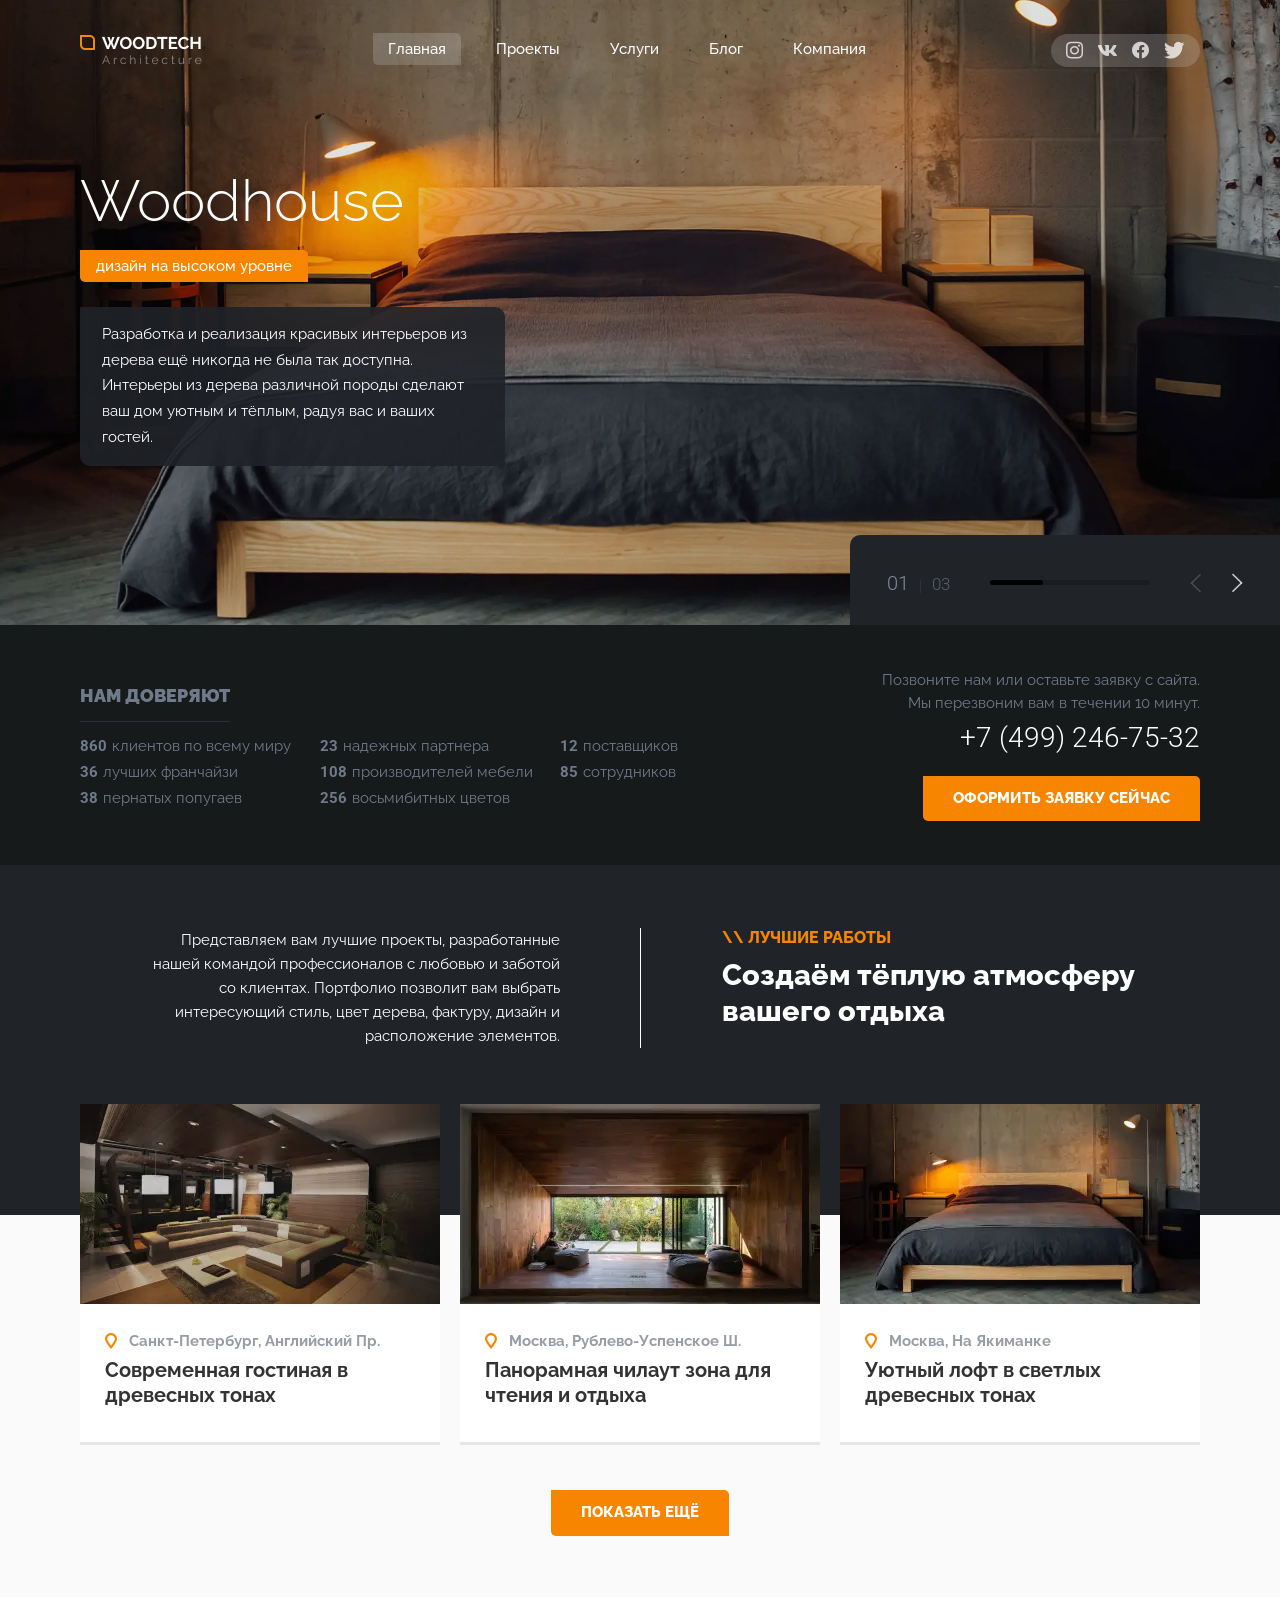
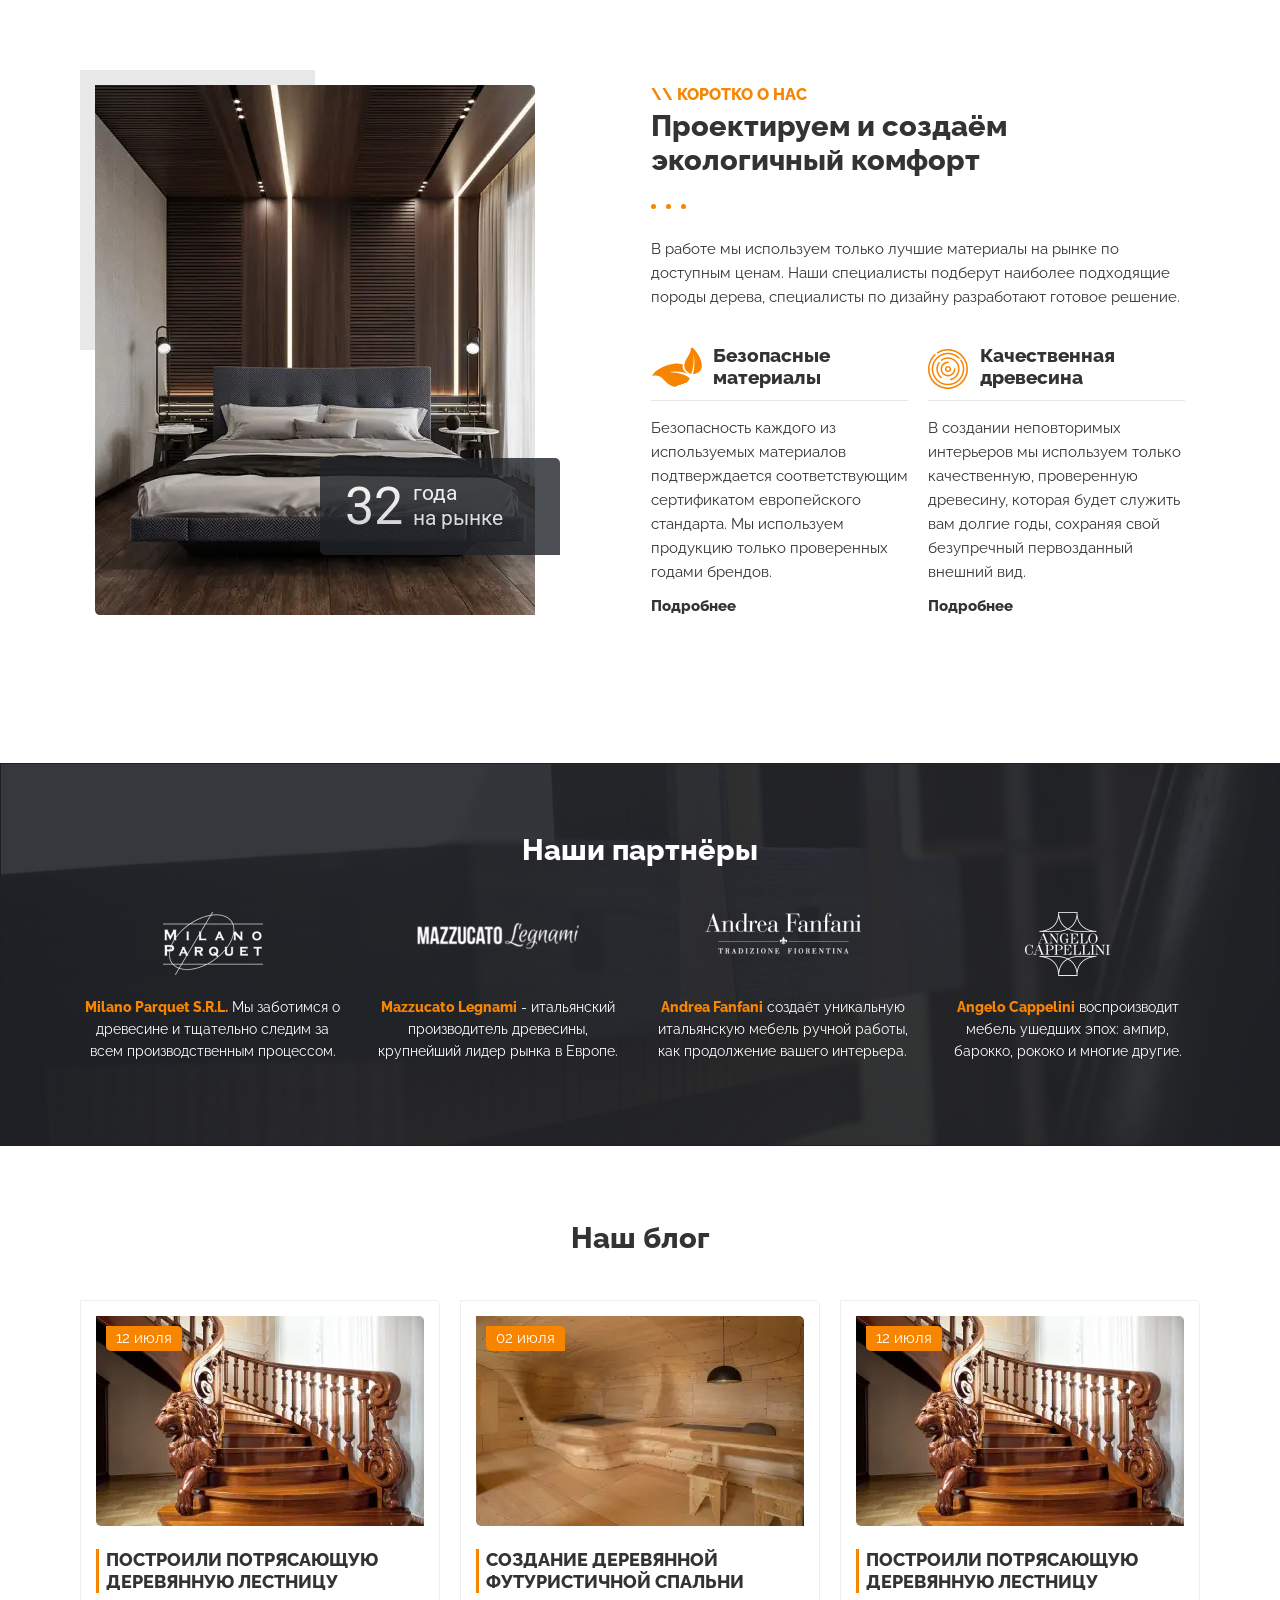
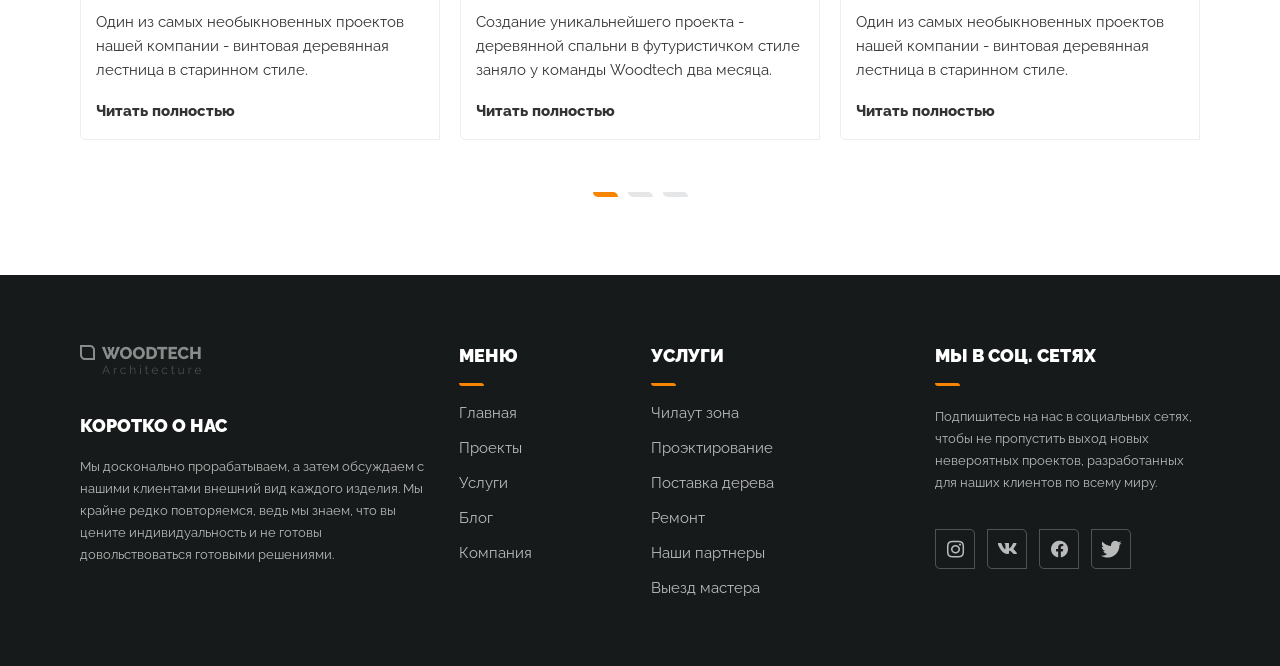
<file: index.html>
<!DOCTYPE html>
<html lang="ru">

<head>
	<title>Главная</title>
	<meta charset="UTF-8">
	<meta name="format-detection" content="telephone=no">
	<!-- <style>body{opacity: 0;}</style> -->
	<link rel="stylesheet" href="css/style.min.css?_v=20220917101238">
	<!-- <meta name="robots" content="noindex, nofollow"> -->
	<meta name="viewport" content="width=device-width, initial-scale=1.0">
</head>

<body>
	<div class="wrapper">

		<header class="header">
			<div class="header__container">

				<div class="header__body">

					<a class="header__logo logo" href="#no-scroll">
					</a>

					<div class="header__menu menu">
						<nav class="menu__body">
							<ul class="menu__list">
								<li class="menu__item">
									<a href="index.html" class="menu__link">Главная</a>
								</li>
								<li class="menu__item">
									<a href="project.html" class="menu__link">Проекты</a>
								</li>
								<li class="menu__item">
									<a href="services.html" class="menu__link">Услуги</a>
								</li>
								<li class="menu__item">
									<a href="blog.html" class="menu__link">Блог</a>
								</li>
								<li class="menu__item">
									<a href="about.html" class="menu__link">Компания</a>
								</li>
							</ul>
						</nav>

						<div class="menu__burger burger-menu">
							<span></span>
						</div>
					</div>

					<div data-da=".menu__body, 479" class="header__social social-menu">
						<a href="#no-scroll" class="social-menu__item _icon-instagram"></a>
						<a href="#no-scroll" class="social-menu__item _icon-vk"></a>
						<a href="#no-scroll" class="social-menu__item _icon-fb"></a>
						<a href="#no-scroll" class="social-menu__item _icon-twit"></a>
					</div>

				</div>

			</div>
		</header>

		<main id="#index.html" class="page-main">

			<section class="page-home">

				<div class="page-home__slider">

					<div class="page-home__swiper">

						<div class="page-home__slide slide-page-home">

							<picture><source srcset="img/page-home/page-home-slider/slider-01.webp" type="image/webp"><img src="img/page-home/page-home-slider/slider-01.png" alt="slide-photo" class="slide-page-home__bg slide-page-home__bg--1"></picture>

							<div class="slide-page-home__container">

								<div class="slide-page-home__content">
									<h1 data-swiper-parallax="-1500" class="slide-page-home__title">Woodhouse</h1>
									<h4 data-swiper-parallax="-1000" class="slide-page-home__sub-title">дизайн на высоком уровне
									</h4>
									<p data-swiper-parallax="-500" class="slide-page-home__text">
										Разработка и реализация красивых интерьеров из дерева ещё никогда не была так доступна.
										Интерьеры из дерева различной породы сделают ваш дом уютным и тёплым, радуя вас и ваших
										гостей.
									</p>
								</div>

							</div>

						</div>

						<div class="page-home__slide slide-page-home">

							<picture><source srcset="img/page-home/page-home-slider/slider-02.webp" type="image/webp"><img src="img/page-home/page-home-slider/slider-02.png" alt="slide-photo" class="slide-page-home__bg slide-page-home__bg--1"></picture>

							<div class="slide-page-home__container">

								<div class="slide-page-home__content">
									<h1 data-swiper-parallax="-1500" class="slide-page-home__title">Woodhouse</h1>
									<h4 data-swiper-parallax="-1000" class="slide-page-home__sub-title">дизайн на высоком уровне
									</h4>
									<p data-swiper-parallax="-500" class="slide-page-home__text">
										Разработка и реализация красивых интерьеров из дерева ещё никогда не была так доступна.
										Интерьеры из дерева различной породы сделают ваш дом уютным и тёплым, радуя вас и ваших
										гостей.
									</p>
								</div>

							</div>

						</div>

						<div class="page-home__slide slide-page-home">

							<picture><source srcset="img/page-home/page-home-slider/slider-01.webp" type="image/webp"><img src="img/page-home/page-home-slider/slider-01.png" alt="slide-photo" class="slide-page-home__bg slide-page-home__bg--1"></picture>

							<div class="slide-page-home__container">

								<div class="slide-page-home__content">
									<h1 data-swiper-parallax="-1500" class="slide-page-home__title">Woodhouse</h1>
									<h4 data-swiper-parallax="-1000" class="slide-page-home__sub-title">дизайн на высоком уровне
									</h4>
									<p data-swiper-parallax="-500" class="slide-page-home__text">
										Разработка и реализация красивых интерьеров из дерева ещё никогда не была так доступна.
										Интерьеры из дерева различной породы сделают ваш дом уютным и тёплым, радуя вас и ваших
										гостей.
									</p>
								</div>

							</div>

						</div>

					</div>

					<div class="page-home__controll controll-page-home">

						<div class="controll-page-home__fraction fraction-controll">
							<span class="fraction-controll__current">01</span>|<span class="fraction-controll__all">0</span>
						</div>

						<div class="controll-page-home__scroll-bar"></div>

						<div class="controll-page-home__navigation navigation-page-home">
							<span class="navigation-page-home__next _icon-arrow-left"></span>
							<span class="navigation-page-home__prev _icon-arrow-left"></span>
						</div>

					</div>

				</div>

			</section>

			<section class="page-trust trust">
				<div class="trust__container _container">

					<div class="trust__body">
						<div class="trust__difference difference-trust">
							<h2 class="difference-trust__title">Нам доверяют</h2>

							<div class="difference-trust__columns">

								<ul class="difference-trust__column">
									<li class="difference-trust__item"><span>860</span>клиентов по всему миру</li>
									<li class="difference-trust__item"><span>36</span>лучших франчайзи</li>
									<li class="difference-trust__item"><span>38</span>пернатых попугаев</li>
								</ul>

								<ul class="difference-trust__column">
									<li class="difference-trust__item"><span>23</span>надежных партнера</li>
									<li class="difference-trust__item"><span>108</span>производителей мебели</li>
									<li class="difference-trust__item"><span>256</span>восьмибитных цветов</li>
								</ul>

								<ul class="difference-trust__column">
									<li class="difference-trust__item"><span>12</span>поставщиков</li>
									<li class="difference-trust__item"><span>85</span>сотрудников</li>
								</ul>

							</div>

						</div>

						<div class="trust__address address-trust">
							<p class="address-trust__text">
								Позвоните нам или оставьте заявку с сайта.
							</p>
							<p class="address-trust__text">
								Мы перезвоним вам в течении 10 минут.
							</p>
							<a href="tel:+74992467532" class="address-trust__phone">+7 (499) 246-75-32</a>
							<button type="button" class="address-trust__button button">Оформить заявку сейчас</button>
						</div>

					</div>

				</div>
			</section>

			<section class="page-work work">

				<div class="work__top-bg">

					<div class="work__container _container">

						<div class="work__top top-work">

							<p data-watch-threshold="0.7" data-watch data-watch-once class="top-work__text">
								Представляем вам лучшие проекты, разработанные нашей командой профессионалов с любовью и заботой
								cо клиентах. Портфолио
								позволит вам выбрать интересующий стиль, цвет дерева, фактуру, дизайн и расположение элементов.
							</p>

							<span class="top-work__line"></span>

							<div data-watch-threshold="0.7" data-watch data-watch-once class="top-work__content">
								<span class="top-work__subtitle">\\ Лучшие работы</span>
								<h2 class="top-work__title">Создаём тёплую атмосферу вашего отдыха</h2>
							</div>

						</div>

					</div>

				</div>

				<div class="work__bottom-bg">

					<div class="work__container _container">

						<div class="work__bottom bottom-work">

							<div class="bottom-work__cards">

								<div class="bottom-work__card card-bottom-work">
									<div class="card-bottom-work__box-img card-bottom-work__box-img-ibg">
										<picture><source srcset="img/page-work/bg-01.webp" type="image/webp"><img class="card-bottom-work__img" src="img/page-work/bg-01.png" alt="photo"></picture>
									</div>
									<div class="card-bottom-work__content content-card-bottom">
										<a href="#no-scroll" class="content-card-bottom__location _icon-location">
											Санкт-Петербург, Английский Пр.
										</a>
										<a href="#no-scroll" class="content-card-bottom__text">
											Современная гостиная в древесных тонах
										</a>
									</div>
								</div>

								<div class="bottom-work__card card-bottom-work">
									<div class="card-bottom-work__box-img card-bottom-work__box-img-ibg">
										<picture><source srcset="img/page-work/bg-02.webp" type="image/webp"><img class="card-bottom-work__img" src="img/page-work/bg-02.png" alt="photo"></picture>
									</div>
									<div class="card-bottom-work__content content-card-bottom">
										<a href="#no-scroll" class="content-card-bottom__location _icon-location">
											Москва, Рублево-Успенское Ш.
										</a>
										<a href="#no-scroll" class="content-card-bottom__text">
											Панорамная чилаут зона для чтения и отдыха
										</a>
									</div>
								</div>

								<div class="bottom-work__card card-bottom-work">
									<div class="card-bottom-work__box-img card-bottom-work__box-img-ibg">
										<picture><source srcset="img/page-work/bg-03.webp" type="image/webp"><img class="card-bottom-work__img" src="img/page-work/bg-03.png" alt="photo2"></picture>
									</div>
									<div class="card-bottom-work__content content-card-bottom">
										<a href="#no-scroll" class="content-card-bottom__location _icon-location">
											Москва, На Якиманке
										</a>
										<a href="#no-scroll" class="content-card-bottom__text">
											Уютный лофт в светлых древесных тонах
										</a>
									</div>
								</div>

							</div>

							<button type="button" class="bottom-work__button button">Показать ещё</button>

						</div>

					</div>

				</div>

			</section>

			<section class="page__shot shot">
				<div class="shot__container _container">

					<div class="shot__inner">

						<a href="" class="shot__photo photo-shot">
							<div class="photo-shot__box photo-shot__box-ibg">
								<picture><source srcset="img/page-shot/photo-1.webp" type="image/webp"><img src="img/page-shot/photo-1.jpg" alt="photo3" class="photo-shot__img"></picture>

								<div class="photo-shot__label label-photo">
									<span class="label-photo__year">32</span>
									<span class="label-photo__text">года <br> на рынке</span>
								</div>
							</div>

						</a>

						<div class="shot__content content-shot">

							<h3 class="content-shot__subtitle">\\ коротко о нас</h3>

							<h2 class="content-shot__title">
								Проектируем и создаём экологичный комфорт
							</h2>

							<div class="content-shot__dots dots">
								<span></span>
								<span></span>
								<span></span>
							</div>

							<p class="content-shot__text">
								В работе мы используем только лучшие материалы на рынке по доступным ценам. Наши специалисты
								подберут наиболее
								подходящие породы дерева, специалисты по дизайну разработают готовое решение.
							</p>

							<div class="content-shot__columns">

								<div class="content-shot__column column-content-shot">

									<h4 class="column-content-shot__title column-content-shot__title--eco">
										Безопасные материалы
									</h4>

									<p class="column-content-shot__text">
										Безопасность каждого из используемых материалов подтверждается соответствующим
										сертификатом европейского стандарта. Мы используем продукцию только проверенных годами
										брендов.
									</p>
									<a href="#no-scroll" class="column-content-shot__more">
										Подробнее
									</a>
								</div>

								<div class="content-shot__column column-content-shot">

									<h4 class="column-content-shot__title column-content-shot__title--wood">
										Качественная древесина
									</h4>
									<p class="column-content-shot__text">
										В создании неповторимых интерьеров мы используем только качественную, проверенную
										древесину, которая будет служить вам долгие годы, сохраняя свой безупречный первозданный
										внешний вид.
									</p>
									<a href="#no-scroll" class="column-content-shot__more">
										Подробнее
									</a>
								</div>

							</div>

						</div>

					</div>

				</div>
			</section>

			<div class="partners">
				<div class="partners__bg">
					<div class="partners__container _container">

						<div class="partners__body body-partners">

							<h2 class="body-partners__title">
								Наши партнёры
							</h2>

							<div class="body-partners__items">

								<div class="body-partners__item item-partners" data-watch data-watch-once data-watch-threshold="0.7">
									<div class="item-partners__logo">
										<picture><source srcset="img/section-partners/milano.webp" type="image/webp"><img src="img/section-partners/milano.png" alt="logo"></picture>
									</div>
									<p class="item-partners__text">
										<span>Milano Parquet S.R.L.</span>
										Мы заботимся о древесине и тщательно следим за всем производственным процессом.
									</p>
								</div>

								<div class="body-partners__item item-partners" data-watch data-watch-once data-watch-threshold="0.7">
									<div class="item-partners__logo">
										<picture><source srcset="img/section-partners/mazzucato.webp" type="image/webp"><img src="img/section-partners/mazzucato.png" alt="logo"></picture>
									</div>
									<p class="item-partners__text">
										<span>Mazzucato Legnami</span>
										- итальянский производитель древесины, крупнейший лидер рынка в Европе.
									</p>
								</div>

								<div class="body-partners__item item-partners" data-watch data-watch-once data-watch-threshold="0.7">
									<div class="item-partners__logo">
										<picture><source srcset="img/section-partners/fanfani.webp" type="image/webp"><img src="img/section-partners/fanfani.png" alt="logo"></picture>
									</div>
									<p class="item-partners__text">
										<span>Andrea Fanfani</span>
										создаёт уникальную итальянскую мебель ручной работы, как продолжение вашего интерьера.
									</p>
								</div>

								<div class="body-partners__item item-partners" data-watch data-watch-once data-watch-threshold="0.7">
									<div class="item-partners__logo">
										<picture><source srcset="img/section-partners/cappelini.webp" type="image/webp"><img src="img/section-partners/cappelini.png" alt="logo"></picture>
									</div>
									<p class="item-partners__text">
										<span>Angelo Cappelini</span>
										воспроизводит мебель ушедших эпох: ампир, барокко, рококо и многие другие.
									</p>
								</div>

							</div>

						</div>

					</div>
				</div>
			</div>

			<section class="blog">
				<div class="blog__container _container">
					<h1 class="blog__title">Наш блог</h1>

					<div class="blog__slider slider-blog">
						<div class="slider-blog__wrapper slider-blog__swiper">

							<article class="slider-blog__slide slide-blog">

								<a href="#no-scroll" class="slide-blog__img-box-ibg">
									<picture><source srcset="img/slide-blog/image-01.webp" type="image/webp"><img src="img/slide-blog/image-01.jpg" alt="photo" class="slide-blog__img"></picture>
									<span class="slide-blog__date date-blog">12 июля</span>
								</a>

								<div class="slide-blog__content content-slide-blog">
									<h2 class="content-slide-blog__title">
										<a class="content-slide-blog__title-link" href="#no-scroll">
											Построили потрясающую деревянную лестницу
										</a>
									</h2>
									<p class="content-slide-blog__text">
										Один из самых необыкновенных проектов нашей компании - винтовая деревянная лестница в
										старинном стиле.
									</p>

									<div class="content-slide-blog__more">
										<a href="#no-croll" class="content-slide-blog__link">
											Читать полностью
										</a>
									</div>
								</div>
							</article>

							<article class="slider-blog__slide slide-blog">

								<a href="#no-scroll" class="slide-blog__img-box-ibg">
									<picture><source srcset="img/slide-blog/image-02.webp" type="image/webp"><img src="img/slide-blog/image-02.jpg" alt="photo" class="slide-blog__img"></picture>
									<span class="slide-blog__date date-blog">02 июля</span>
								</a>

								<div class="slide-blog__content content-slide-blog">
									<h2 class="content-slide-blog__title">
										<a class="content-slide-blog__title-link" href="#no-scroll">
											создание деревянной футуристичной спальни
										</a>
									</h2>
									<p class="content-slide-blog__text">
										Создание уникальнейшего проекта - деревянной спальни в футуристичком стиле заняло у
										команды Woodtech два месяца.
									</p>
									<div class="content-slide-blog__more">
										<a href="#no-croll" class="content-slide-blog__link">
											Читать полностью
										</a>
									</div>
								</div>
							</article>

							<article class="slider-blog__slide slide-blog">

								<a href="#no-scroll" class="slide-blog__img-box-ibg">
									<picture><source srcset="img/slide-blog/image-01.webp" type="image/webp"><img src="img/slide-blog/image-01.jpg" alt="photo" class="slide-blog__img"></picture>
									<span class="slide-blog__date date-blog">12 июля</span>
								</a>

								<div class="slide-blog__content content-slide-blog">
									<h2 class="content-slide-blog__title">
										<a class="content-slide-blog__title-link" href="#no-scroll">
											Построили потрясающую деревянную лестницу
										</a>
									</h2>
									<p class="content-slide-blog__text">
										Один из самых необыкновенных проектов нашей компании - винтовая деревянная лестница в
										старинном стиле.
									</p>
									<div class="content-slide-blog__more">
										<a href="#no-croll" class="content-slide-blog__link">
											Читать полностью
										</a>
									</div>
								</div>
							</article>

							<article class="slider-blog__slide slide-blog">

								<a href="#no-scroll" class="slide-blog__img-box-ibg">
									<picture><source srcset="img/slide-blog/image-04.webp" type="image/webp"><img src="img/slide-blog/image-04.jpg" alt="photo" class="slide-blog__img"></picture>
									<span class="slide-blog__date date-blog">12 июля</span>
								</a>

								<div class="slide-blog__content content-slide-blog">
									<h2 class="content-slide-blog__title">
										<a class="content-slide-blog__title-link" href="#no-scroll">
											Построили потрясающую деревянную лестницу
										</a>
									</h2>
									<p class="content-slide-blog__text">
										Один из самых необыкновенных проектов нашей компании - винтовая деревянная лестница в
										старинном стиле.
									</p>
									<div class="content-slide-blog__more">
										<a href="#no-croll" class="content-slide-blog__link">
											Читать полностью
										</a>
									</div>
								</div>
							</article>

							<article class="slider-blog__slide slide-blog">

								<a href="#no-scroll" class="slide-blog__img-box-ibg">
									<picture><source srcset="img/slide-blog/image-05.webp" type="image/webp"><img src="img/slide-blog/image-05.jpg" alt="photo" class="slide-blog__img"></picture>
									<span class="slide-blog__date date-blog">02 июля</span>
								</a>

								<div class="slide-blog__content content-slide-blog">
									<h2 class="content-slide-blog__title">
										<a class="content-slide-blog__title-link" href="#no-scroll">
											создание деревянной футуристичной спальни
										</a>
									</h2>
									<p class="content-slide-blog__text">
										Создание уникальнейшего проекта - деревянной спальни в футуристичком стиле заняло у
										команды Woodtech два месяца.
									</p>
									<div class="content-slide-blog__more">
										<a href="#no-croll" class="content-slide-blog__link">
											Читать полностью
										</a>
									</div>
								</div>
							</article>

						</div>

						<div class="slider-blog__pagination"></div>
					</div>

				</div>
			</section>

		</main>

		<footer class="footer">
			<div class="footer__container">

				<div class="footer__body">

					<div class="footer__content content-footer">
						<a href="index.html" class="content-footer__logo">
							<picture><source srcset="img/footer/footer-logo.webp" type="image/webp"><img src="img/footer/footer-logo.png" alt="logo"></picture>
						</a>
						<h3 class="content-footer__title footer-title">
							<span>Коротко о нас</span>
						</h3>
						<p class="content-footer__text">
							Мы досконально прорабатываем, а затем обсуждаем с нашими клиентами внешний вид каждого изделия. Мы крайне
							редко повторяемся, ведь мы знаем, что вы цените индивидуальность и не готовы довольствоваться готовыми
							решениями.
						</p>
					</div>

					<div class="footer__menu-block footer-block">

						<div data-spollers="992" class="item-menu-footer__spoller spoller-item-footer">

							<div class="spoller-item-footer__item">

								<button class="spoller-item-footer__title footer-title title-decor _icon-arrow-left" type="button" data-spoller>Меню</button>

								<div class="spoller-item-footer__body">

									<nav class="menu-footer">
										<ul class="menu-footer__list">
											<li class="menu-footer__item">
												<a href="index.html" class="menu-footer__link">Главная</a>
											</li>
											<li class="menu-footer__item">
												<a href="project.html" class="menu-footer__link">Проекты</a>
											</li>
											<li class="menu-footer__item">
												<a href="services.html" class="menu-footer__link">Услуги</a>
											</li>
											<li class="menu-footer__item">
												<a href="blog.html" class="menu-footer__link">Блог</a>
											</li>
											<li class="menu-footer__item">
												<a href="about.html" class="menu-footer__link">Компания</a>
											</li>
										</ul>
									</nav>

								</div>
							</div>

							<div class="spoller-item-footer__item">

								<button class="spoller-item-footer__title footer-title title-decor _icon-arrow-left" type="button" data-spoller>Услуги</button>

								<div class="spoller-item-footer__body">

									<nav class="menu-footer">
										<ul class="menu-footer__list">
											<li class="menu-footer__item">
												<a href="readingArea.html" class="menu-footer__link">
													Чилаут зона
												</a>
											</li>
											<li class="menu-footer__item">
												<a href="project.html" class="menu-footer__link">
													Проэктирование
												</a>
											</li>
											<li class="menu-footer__item">
												<a href="#no-scroll" class="menu-footer__link">
													Поставка дерева
												</a>
											</li>
											<li class="menu-footer__item">
												<a href="#no-scroll" class="menu-footer__link">
													Ремонт
												</a>
											</li>
											<li class="menu-footer__item">
												<a href="partners.html" class="menu-footer__link">
													Наши партнеры
												</a>
											</li>
											<li class="menu-footer__item">
												<a href="contacts.html" class="menu-footer__link">
													Выезд мастера
												</a>
											</li>
										</ul>
									</nav>

								</div>
							</div>

						</div>

					</div>

					<div class="footer__social social-footer">
						<h3 class="social-footer__title footer-title title-decor">
							<span>Мы в соц. сетях</span>
						</h3>
						<p class="social-footer__text">
							Подпишитесь на нас в социальных сетях, чтобы не пропустить выход новых невероятных проектов, разработанных для наших клиентов по всему миру.
						</p>
						<ul class="social-footer__list">
							<li class="social-footer__item">
								<a href="#no-scroll" class="social-footer__link _icon-instagram"></a>
							</li>
							<li class="social-footer__item">
								<a href="#no-scroll" class="social-footer__link _icon-vk"></a>
							</li>
							<li class="social-footer__item">
								<a href="#no-scroll" class="social-footer__link _icon-fb"></a>
							</li>
							<li class="social-footer__item">
								<a href="#no-scroll" class="social-footer__link _icon-twit"></a>
							</li>
						</ul>
					</div>

				</div>

			</div>

			<div class="footer__scroll">
				<a data-goto=".header, .header--white" data-goto-speed="1000" href="#no-scroll" class="scroll-up _icon-arrow-left"></a>
			</div>
		</footer>

	</div>
	<!--
<div id="popup" aria-hidden="true" class="popup">
	<div class="popup__wrapper">
		<div class="popup__content">
			<button data-close type="button" class="popup__close">Закрыть</button>
			<div class="popup__text">
			</div>
		</div>
	</div>
</div>-->


	<script src="js/app.min.js?_v=20220917101238"></script>
</body>

</html>
</file>
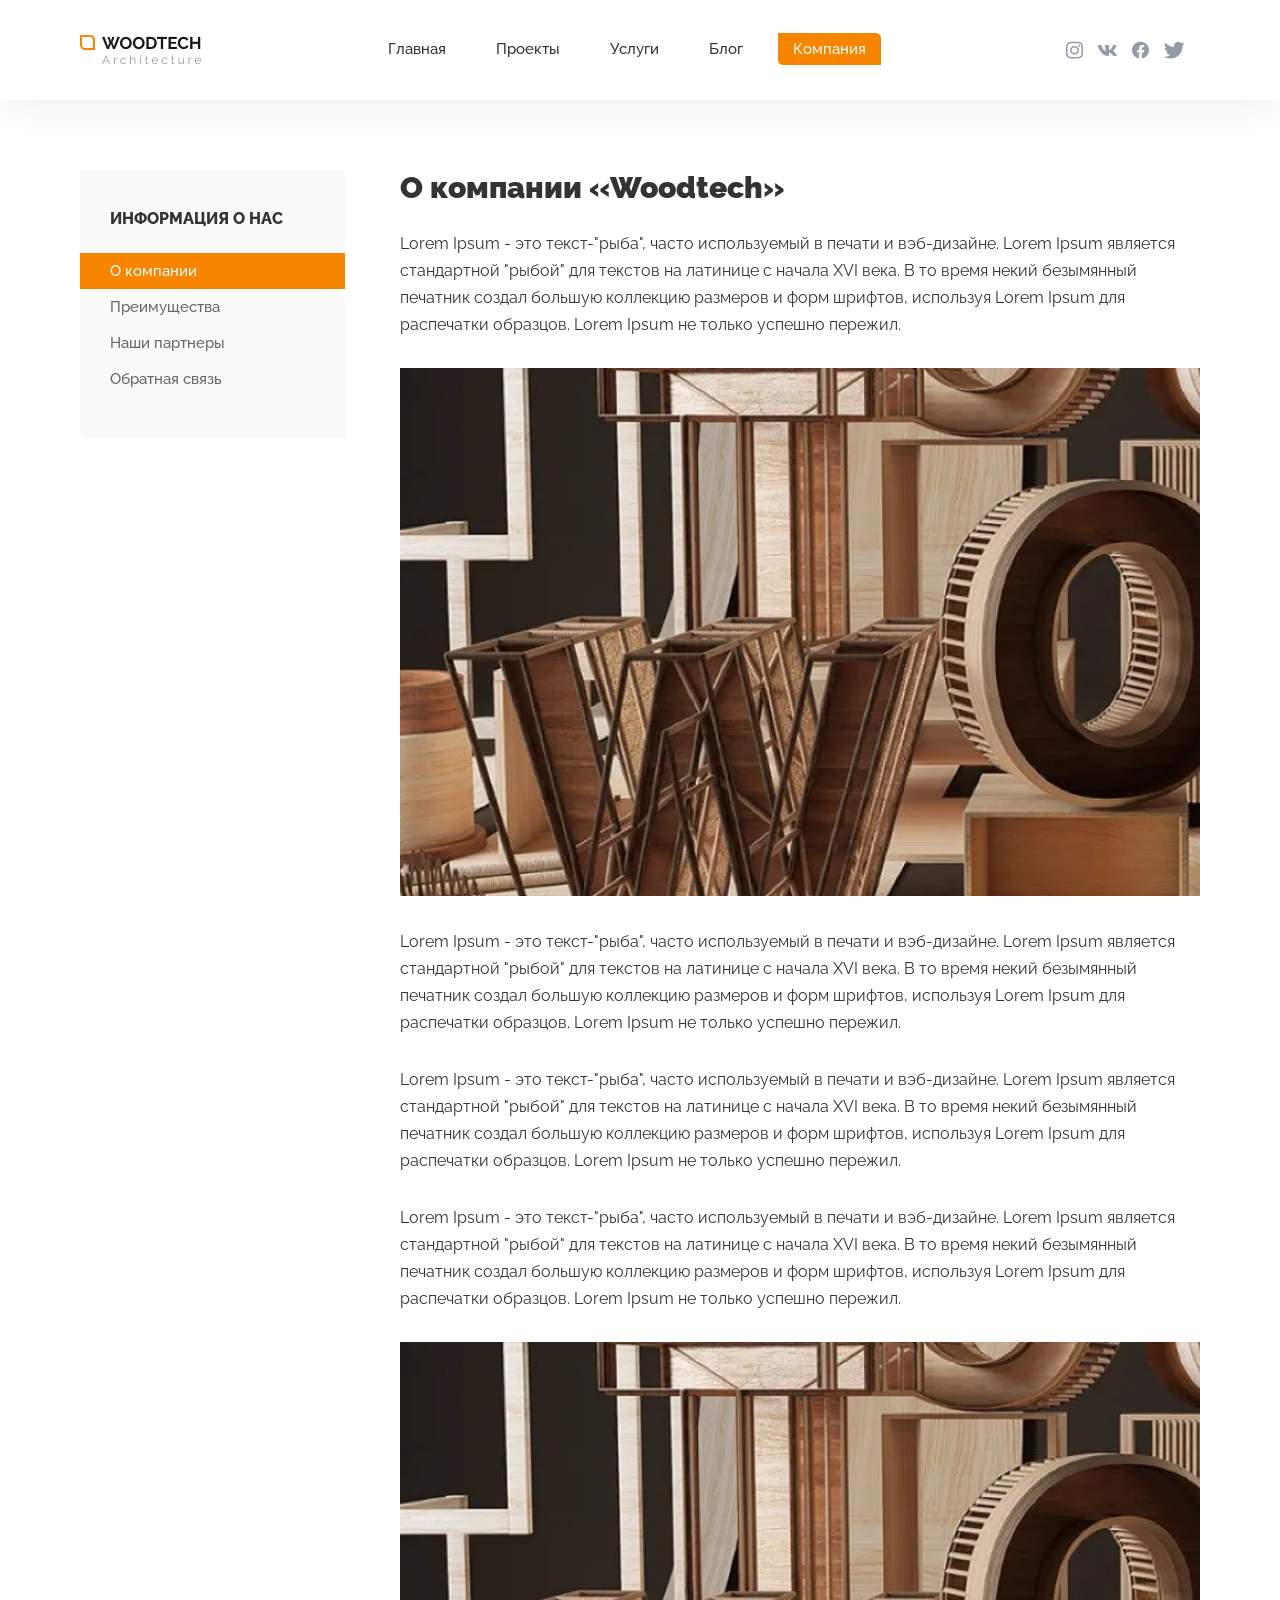
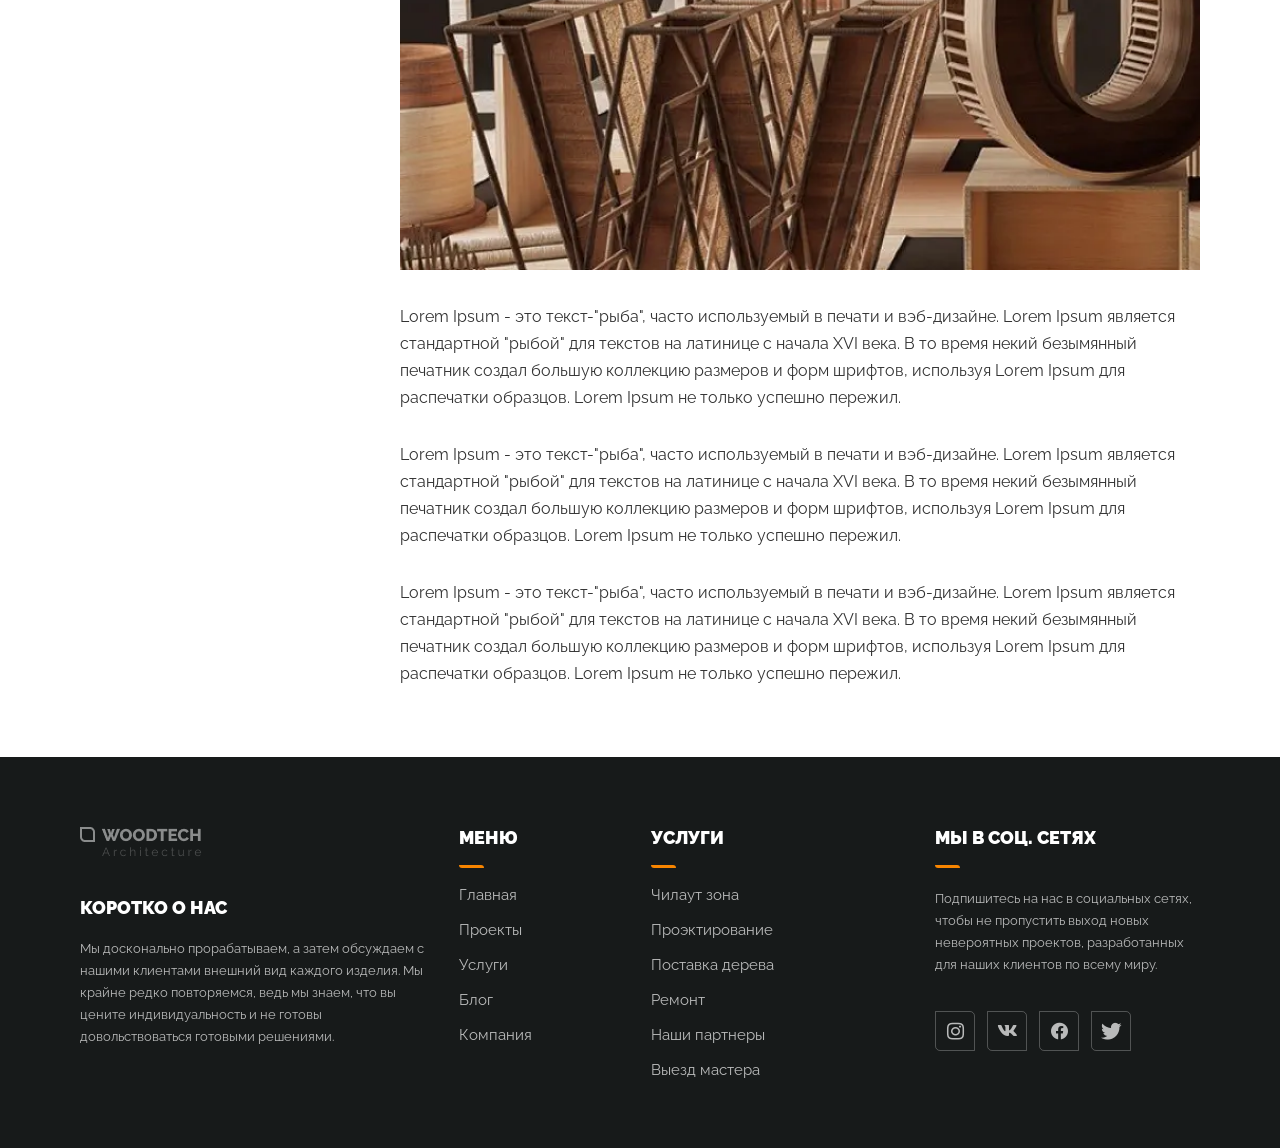
<file: about.html>
<!DOCTYPE html>
<html lang="ru">

<head>
	<title>О компании</title>
	<meta charset="UTF-8">
	<meta name="format-detection" content="telephone=no">
	<!-- <style>body{opacity: 0;}</style> -->
	<link rel="stylesheet" href="css/style.min.css?_v=20220917101238">
	<!-- <meta name="robots" content="noindex, nofollow"> -->
	<meta name="viewport" content="width=device-width, initial-scale=1.0">
</head>

<body>
	<div class="wrapper">
		<header class="header--white">
			<div class="header__container">

				<div class="header__body">

					<a class="header__logo logo" href="index.html">
					</a>

					<div class="header__menu menu">
						<nav class="menu__body">
							<ul class="menu__list">
								<li class="menu__item">
									<a href="index.html" class="menu__link">Главная</a>
								</li>
								<li class="menu__item">
									<a href="project.html" class="menu__link">Проекты</a>
								</li>
								<li class="menu__item">
									<a href="services.html" class="menu__link">Услуги</a>
								</li>
								<li class="menu__item">
									<a href="blog.html" class="menu__link">Блог</a>
								</li>
								<li class="menu__item">
									<a href="about.html" class="menu__link">Компания</a>
								</li>
							</ul>
						</nav>

						<div class="menu__burger burger-menu">
							<span></span>
						</div>
					</div>

					<div data-da=".menu__body, 479" class="header__social social-menu">
						<a href="#no-scroll" class="social-menu__item _icon-instagram"></a>
						<a href="#no-scroll" class="social-menu__item _icon-vk"></a>
						<a href="#no-scroll" class="social-menu__item _icon-fb"></a>
						<a href="#no-scroll" class="social-menu__item _icon-twit"></a>
					</div>

				</div>

			</div>
		</header>
		<main class="page page-about">

			<div class="page-about__container _container">

				<div class="page-about__body body-about">

					<aside class="body-about__sidebar sidebar">
						<h3 class="sidebar__title">Информация о нас</h3>
						<ul class="sidebar__list">
							<li class="sidebar__item sidebar__item--active">
								<a href="#no-scroll" class="sidebar__link">О компании</a>
							</li>
							<li class="sidebar__item">
								<a href="benefits.html" class="sidebar__link">Преимущества</a>
							</li>
							<li class="sidebar__item">
								<a href="partners.html" class="sidebar__link">Наши партнеры</a>
							</li>
							<li class="sidebar__item">
								<a href="contacts.html" class="sidebar__link">Обратная связь</a>
							</li>
						</ul>
					</aside>

					<div class="body-about__content content-about">
						<h2 class="content-about__title title">О компании «Woodtech»</h2>
						<p class="content-about__text">
							Lorem Ipsum - это текст-"рыба", часто используемый в печати и вэб-дизайне. Lorem Ipsum является
							стандартной "рыбой" для
							текстов на латинице с начала XVI века. В то время некий безымянный печатник создал большую
							коллекцию размеров и форм
							шрифтов, используя Lorem Ipsum для распечатки образцов. Lorem Ipsum не только успешно пережил.
						</p>
						<div class="content-about__box-img-ibg">
							<picture><source srcset="img/page-about/01.webp" type="image/webp"><img src="img/page-about/01.jpg" alt="photo" class="content-about__img"></picture>
						</div>
						<p class="content-about__text">
							Lorem Ipsum - это текст-"рыба", часто используемый в печати и вэб-дизайне. Lorem Ipsum является
							стандартной "рыбой" для
							текстов на латинице с начала XVI века. В то время некий безымянный печатник создал большую
							коллекцию размеров и форм
							шрифтов, используя Lorem Ipsum для распечатки образцов. Lorem Ipsum не только успешно пережил.
						</p>
						<p class="content-about__text">
							Lorem Ipsum - это текст-"рыба", часто используемый в печати и вэб-дизайне. Lorem Ipsum является
							стандартной "рыбой" для
							текстов на латинице с начала XVI века. В то время некий безымянный печатник создал большую
							коллекцию размеров и форм
							шрифтов, используя Lorem Ipsum для распечатки образцов. Lorem Ipsum не только успешно пережил.
						</p>
						<p class="content-about__text">
							Lorem Ipsum - это текст-"рыба", часто используемый в печати и вэб-дизайне. Lorem Ipsum является
							стандартной "рыбой" для
							текстов на латинице с начала XVI века. В то время некий безымянный печатник создал большую
							коллекцию размеров и форм
							шрифтов, используя Lorem Ipsum для распечатки образцов. Lorem Ipsum не только успешно пережил.
						</p>
						<div class="content-about__box-img-ibg">
							<picture><source srcset="img/page-about/01.webp" type="image/webp"><img src="img/page-about/01.jpg" alt="photo" class="content-about__img"></picture>
						</div>
						<p class="content-about__text">
							Lorem Ipsum - это текст-"рыба", часто используемый в печати и вэб-дизайне. Lorem Ipsum является
							стандартной "рыбой" для
							текстов на латинице с начала XVI века. В то время некий безымянный печатник создал большую
							коллекцию размеров и форм
							шрифтов, используя Lorem Ipsum для распечатки образцов. Lorem Ipsum не только успешно пережил.
						</p>
						<p class="content-about__text">
							Lorem Ipsum - это текст-"рыба", часто используемый в печати и вэб-дизайне. Lorem Ipsum является
							стандартной "рыбой" для
							текстов на латинице с начала XVI века. В то время некий безымянный печатник создал большую
							коллекцию размеров и форм
							шрифтов, используя Lorem Ipsum для распечатки образцов. Lorem Ipsum не только успешно пережил.
						</p>
						<p class="content-about__text">
							Lorem Ipsum - это текст-"рыба", часто используемый в печати и вэб-дизайне. Lorem Ipsum является
							стандартной "рыбой" для
							текстов на латинице с начала XVI века. В то время некий безымянный печатник создал большую
							коллекцию размеров и форм
							шрифтов, используя Lorem Ipsum для распечатки образцов. Lorem Ipsum не только успешно пережил.
						</p>
					</div>

				</div>

			</div>

		</main>
		<footer class="footer">
			<div class="footer__container">

				<div class="footer__body">

					<div class="footer__content content-footer">
						<a href="index.html" class="content-footer__logo">
							<picture><source srcset="img/footer/footer-logo.webp" type="image/webp"><img src="img/footer/footer-logo.png" alt="logo"></picture>
						</a>
						<h3 class="content-footer__title footer-title">
							<span>Коротко о нас</span>
						</h3>
						<p class="content-footer__text">
							Мы досконально прорабатываем, а затем обсуждаем с нашими клиентами внешний вид каждого изделия. Мы крайне
							редко повторяемся, ведь мы знаем, что вы цените индивидуальность и не готовы довольствоваться готовыми
							решениями.
						</p>
					</div>

					<div class="footer__menu-block footer-block">

						<div data-spollers="992" class="item-menu-footer__spoller spoller-item-footer">

							<div class="spoller-item-footer__item">

								<button class="spoller-item-footer__title footer-title title-decor _icon-arrow-left" type="button" data-spoller>Меню</button>

								<div class="spoller-item-footer__body">

									<nav class="menu-footer">
										<ul class="menu-footer__list">
											<li class="menu-footer__item">
												<a href="index.html" class="menu-footer__link">Главная</a>
											</li>
											<li class="menu-footer__item">
												<a href="project.html" class="menu-footer__link">Проекты</a>
											</li>
											<li class="menu-footer__item">
												<a href="services.html" class="menu-footer__link">Услуги</a>
											</li>
											<li class="menu-footer__item">
												<a href="blog.html" class="menu-footer__link">Блог</a>
											</li>
											<li class="menu-footer__item">
												<a href="about.html" class="menu-footer__link">Компания</a>
											</li>
										</ul>
									</nav>

								</div>
							</div>

							<div class="spoller-item-footer__item">

								<button class="spoller-item-footer__title footer-title title-decor _icon-arrow-left" type="button" data-spoller>Услуги</button>

								<div class="spoller-item-footer__body">

									<nav class="menu-footer">
										<ul class="menu-footer__list">
											<li class="menu-footer__item">
												<a href="readingArea.html" class="menu-footer__link">
													Чилаут зона
												</a>
											</li>
											<li class="menu-footer__item">
												<a href="project.html" class="menu-footer__link">
													Проэктирование
												</a>
											</li>
											<li class="menu-footer__item">
												<a href="#no-scroll" class="menu-footer__link">
													Поставка дерева
												</a>
											</li>
											<li class="menu-footer__item">
												<a href="#no-scroll" class="menu-footer__link">
													Ремонт
												</a>
											</li>
											<li class="menu-footer__item">
												<a href="partners.html" class="menu-footer__link">
													Наши партнеры
												</a>
											</li>
											<li class="menu-footer__item">
												<a href="contacts.html" class="menu-footer__link">
													Выезд мастера
												</a>
											</li>
										</ul>
									</nav>

								</div>
							</div>

						</div>

					</div>

					<div class="footer__social social-footer">
						<h3 class="social-footer__title footer-title title-decor">
							<span>Мы в соц. сетях</span>
						</h3>
						<p class="social-footer__text">
							Подпишитесь на нас в социальных сетях, чтобы не пропустить выход новых невероятных проектов, разработанных для наших клиентов по всему миру.
						</p>
						<ul class="social-footer__list">
							<li class="social-footer__item">
								<a href="#no-scroll" class="social-footer__link _icon-instagram"></a>
							</li>
							<li class="social-footer__item">
								<a href="#no-scroll" class="social-footer__link _icon-vk"></a>
							</li>
							<li class="social-footer__item">
								<a href="#no-scroll" class="social-footer__link _icon-fb"></a>
							</li>
							<li class="social-footer__item">
								<a href="#no-scroll" class="social-footer__link _icon-twit"></a>
							</li>
						</ul>
					</div>

				</div>

			</div>

			<div class="footer__scroll">
				<a data-goto=".header, .header--white" data-goto-speed="1000" href="#no-scroll" class="scroll-up _icon-arrow-left"></a>
			</div>
		</footer>
	</div>
	<!--
<div id="popup" aria-hidden="true" class="popup">
	<div class="popup__wrapper">
		<div class="popup__content">
			<button data-close type="button" class="popup__close">Закрыть</button>
			<div class="popup__text">
			</div>
		</div>
	</div>
</div>-->


	<script src="js/app.min.js?_v=20220917101238"></script>
</body>

</html>
</file>
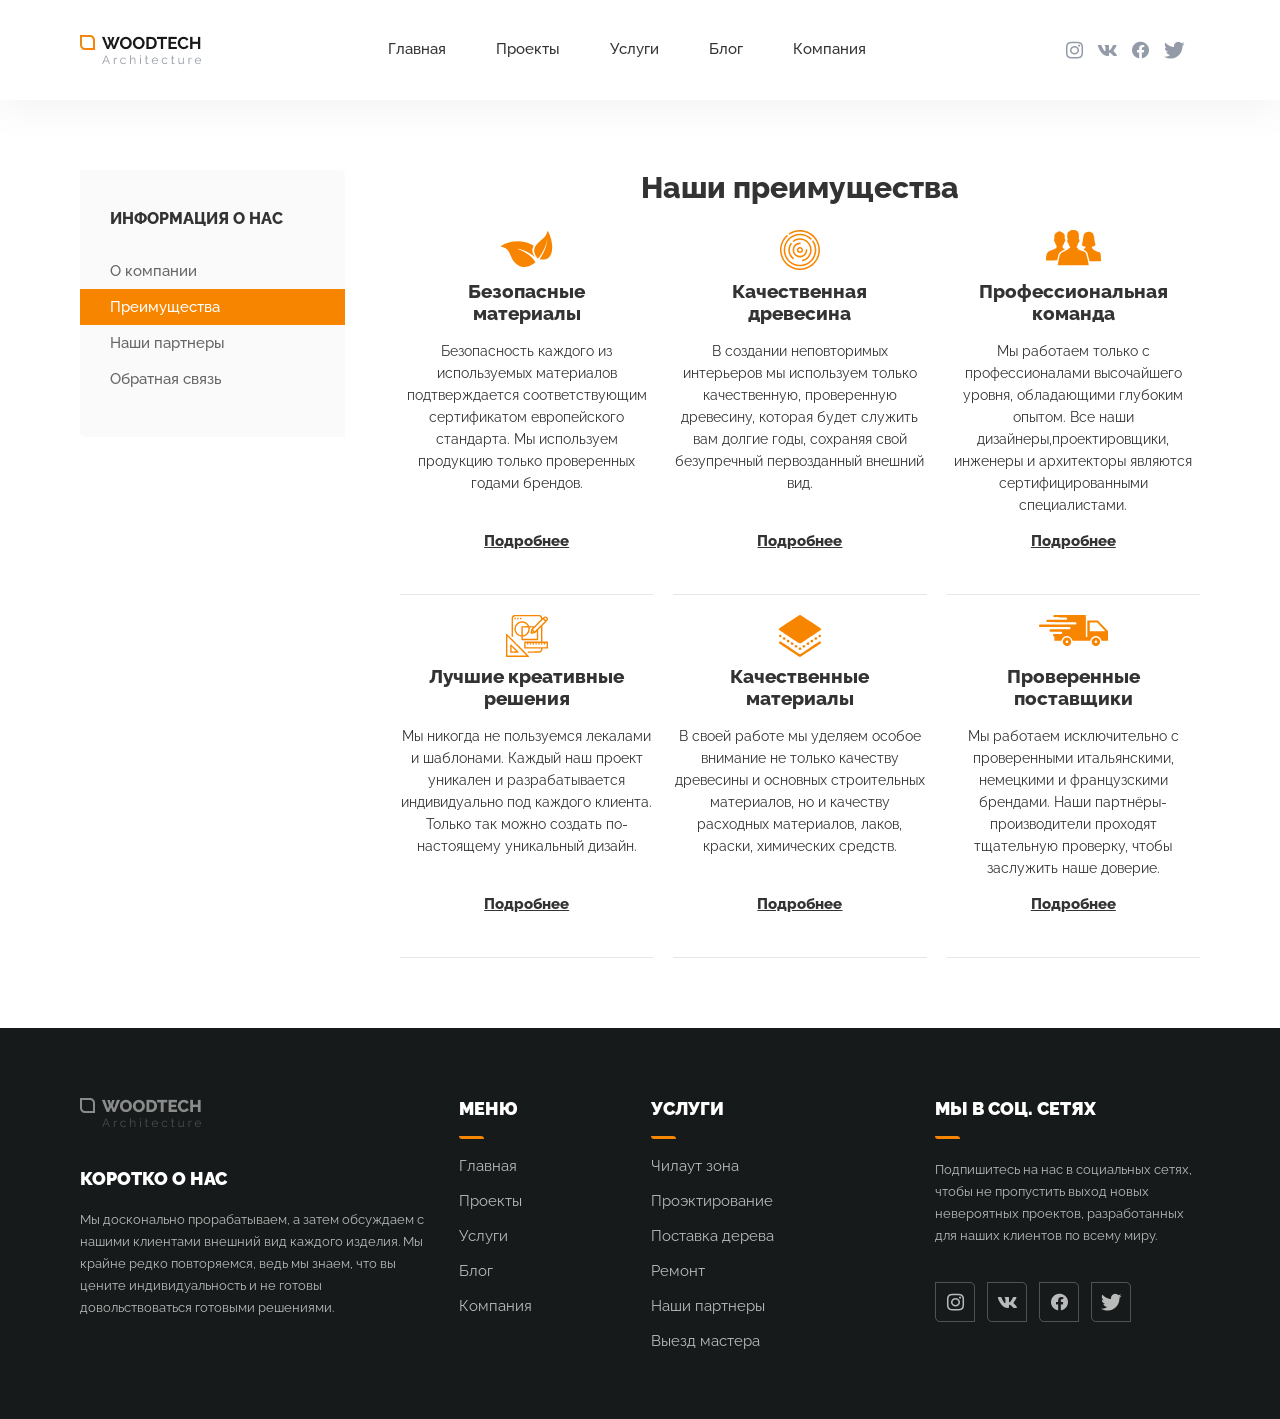
<file: benefits.html>
<!DOCTYPE html>
<html lang="ru">

<head>
	<title>Наши преимущества</title>
	<meta charset="UTF-8">
	<meta name="format-detection" content="telephone=no">
	<!-- <style>body{opacity: 0;}</style> -->
	<link rel="stylesheet" href="css/style.min.css?_v=20220917101238">
	<!-- <meta name="robots" content="noindex, nofollow"> -->
	<meta name="viewport" content="width=device-width, initial-scale=1.0">
</head>

<body>
	<div class="wrapper">
		<header class="header--white">
			<div class="header__container">

				<div class="header__body">

					<a class="header__logo logo" href="index.html">
					</a>

					<div class="header__menu menu">
						<nav class="menu__body">
							<ul class="menu__list">
								<li class="menu__item">
									<a href="index.html" class="menu__link">Главная</a>
								</li>
								<li class="menu__item">
									<a href="project.html" class="menu__link">Проекты</a>
								</li>
								<li class="menu__item">
									<a href="services.html" class="menu__link">Услуги</a>
								</li>
								<li class="menu__item">
									<a href="blog.html" class="menu__link">Блог</a>
								</li>
								<li class="menu__item">
									<a href="about.html" class="menu__link">Компания</a>
								</li>
							</ul>
						</nav>

						<div class="menu__burger burger-menu">
							<span></span>
						</div>
					</div>

					<div data-da=".menu__body, 479" class="header__social social-menu">
						<a href="#no-scroll" class="social-menu__item _icon-instagram"></a>
						<a href="#no-scroll" class="social-menu__item _icon-vk"></a>
						<a href="#no-scroll" class="social-menu__item _icon-fb"></a>
						<a href="#no-scroll" class="social-menu__item _icon-twit"></a>
					</div>

				</div>

			</div>
		</header>
		<main class="page page-benefits">

			<div class="page-benefits__container _container">

				<div class="page-benefits__body body-benefits">

					<aside class="body-benefits__sidebar sidebar">
						<h3 class="sidebar__title">Информация о нас</h3>
						<ul class="sidebar__list">
							<li class="sidebar__item">
								<a href="about.html" class="sidebar__link">О компании</a>
							</li>
							<li class="sidebar__item sidebar__item--active">
								<a href="#no-scroll" class="sidebar__link">Преимущества</a>
							</li>
							<li class="sidebar__item">
								<a href="partners.html" class="sidebar__link">Наши партнеры</a>
							</li>
							<li class="sidebar__item">
								<a href="#no-scroll" class="sidebar__link">Обратная связь</a>
							</li>
						</ul>
					</aside>

					<div class="body-benefits__content content-benefits">
						<h2 class="content-benefits__title title">Наши преимущества</h2>

						<div class="content-benefits__items">

							<div class="content-benefits__item item-benefits">
								<img src="img/page-benefits/eco.svg" alt="icon" class="item-benefits__icon">
								<h3 class="item-benefits__title">Безопасные материалы</h3>
								<p class="item-benefits__text">
									Безопасность каждого из используемых материалов подтверждается соответствующим сертификатом
									европейского стандарта. Мы
									используем продукцию только проверенных
									годами брендов.
								</p>
								<a href="#no-scroll" class="item-benefits__more">Подробнее</a>
							</div>

							<div class="content-benefits__item item-benefits">
								<img src="img/page-benefits/wood-cut.svg" alt="icon" class="item-benefits__icon">
								<h3 class="item-benefits__title">Качественная древесина</h3>
								<p class="item-benefits__text">
									В создании неповторимых интерьеров мы используем только качественную, проверенную древесину,
									которая будет служить вам
									долгие годы, сохраняя свой безупречный первозданный
									внешний вид.
								</p>
								<a href="#no-scroll" class="item-benefits__more">Подробнее</a>
							</div>

							<div class="content-benefits__item item-benefits">
								<!--<div class="item-benefits__icon-box">-->
								<img src="img/page-benefits/team.svg" alt="icon" class="item-benefits__icon">
								<!--</div>-->
								<h3 class="item-benefits__title">Профессиональная команда</h3>
								<p class="item-benefits__text">
									Мы работаем только с профессионалами высочайшего уровня, обладающими глубоким опытом. Все
									наши дизайнеры,проектировщики, инженеры и архитекторы являются сертифицированными специалистами.

								</p>
								<a href="#no-scroll" class="item-benefits__more">Подробнее</a>
							</div>

							<div class="content-benefits__item item-benefits">
								<img src="img/page-benefits/design.svg" alt="icon" class="item-benefits__icon">
								<h3 class="item-benefits__title">Лучшие креативные решения</h3>
								<p class="item-benefits__text">
									Мы никогда не пользуемся лекалами и шаблонами. Каждый наш проект уникален и разрабатывается
									индивидуально под каждого
									клиента. Только так можно создать по-настоящему уникальный дизайн.
								</p>
								<a href="#no-scroll" class="item-benefits__more">Подробнее</a>
							</div>

							<div class="content-benefits__item item-benefits">
								<img src="img/page-benefits/material.svg" alt="icon" class="item-benefits__icon">
								<h3 class="item-benefits__title">Качественные материалы</h3>
								<p class="item-benefits__text">
									В своей работе мы уделяем особое внимание не только качеству древесины и основных
									строительных материалов, но и качеству
									расходных материалов, лаков, краски, химических средств.
								</p>
								<a href="#no-scroll" class="item-benefits__more">Подробнее</a>
							</div>

							<div class="content-benefits__item item-benefits">
								<img src="img/page-benefits/delivery.svg" alt="icon" class="item-benefits__icon">
								<h3 class="item-benefits__title">Проверенные поставщики</h3>
								<p class="item-benefits__text">
									Мы работаем исключительно с проверенными итальянскими, немецкими и французскими брендами.
									Наши партнёры-производители
									проходят тщательную проверку, чтобы заслужить наше доверие.
								</p>
								<a href="#no-scroll" class="item-benefits__more">Подробнее</a>
							</div>

						</div>
					</div>

				</div>

			</div>

		</main>
		<footer class="footer">
			<div class="footer__container">

				<div class="footer__body">

					<div class="footer__content content-footer">
						<a href="index.html" class="content-footer__logo">
							<picture><source srcset="img/footer/footer-logo.webp" type="image/webp"><img src="img/footer/footer-logo.png" alt="logo"></picture>
						</a>
						<h3 class="content-footer__title footer-title">
							<span>Коротко о нас</span>
						</h3>
						<p class="content-footer__text">
							Мы досконально прорабатываем, а затем обсуждаем с нашими клиентами внешний вид каждого изделия. Мы крайне
							редко повторяемся, ведь мы знаем, что вы цените индивидуальность и не готовы довольствоваться готовыми
							решениями.
						</p>
					</div>

					<div class="footer__menu-block footer-block">

						<div data-spollers="992" class="item-menu-footer__spoller spoller-item-footer">

							<div class="spoller-item-footer__item">

								<button class="spoller-item-footer__title footer-title title-decor _icon-arrow-left" type="button" data-spoller>Меню</button>

								<div class="spoller-item-footer__body">

									<nav class="menu-footer">
										<ul class="menu-footer__list">
											<li class="menu-footer__item">
												<a href="index.html" class="menu-footer__link">Главная</a>
											</li>
											<li class="menu-footer__item">
												<a href="project.html" class="menu-footer__link">Проекты</a>
											</li>
											<li class="menu-footer__item">
												<a href="services.html" class="menu-footer__link">Услуги</a>
											</li>
											<li class="menu-footer__item">
												<a href="blog.html" class="menu-footer__link">Блог</a>
											</li>
											<li class="menu-footer__item">
												<a href="about.html" class="menu-footer__link">Компания</a>
											</li>
										</ul>
									</nav>

								</div>
							</div>

							<div class="spoller-item-footer__item">

								<button class="spoller-item-footer__title footer-title title-decor _icon-arrow-left" type="button" data-spoller>Услуги</button>

								<div class="spoller-item-footer__body">

									<nav class="menu-footer">
										<ul class="menu-footer__list">
											<li class="menu-footer__item">
												<a href="readingArea.html" class="menu-footer__link">
													Чилаут зона
												</a>
											</li>
											<li class="menu-footer__item">
												<a href="project.html" class="menu-footer__link">
													Проэктирование
												</a>
											</li>
											<li class="menu-footer__item">
												<a href="#no-scroll" class="menu-footer__link">
													Поставка дерева
												</a>
											</li>
											<li class="menu-footer__item">
												<a href="#no-scroll" class="menu-footer__link">
													Ремонт
												</a>
											</li>
											<li class="menu-footer__item">
												<a href="partners.html" class="menu-footer__link">
													Наши партнеры
												</a>
											</li>
											<li class="menu-footer__item">
												<a href="contacts.html" class="menu-footer__link">
													Выезд мастера
												</a>
											</li>
										</ul>
									</nav>

								</div>
							</div>

						</div>

					</div>

					<div class="footer__social social-footer">
						<h3 class="social-footer__title footer-title title-decor">
							<span>Мы в соц. сетях</span>
						</h3>
						<p class="social-footer__text">
							Подпишитесь на нас в социальных сетях, чтобы не пропустить выход новых невероятных проектов, разработанных для наших клиентов по всему миру.
						</p>
						<ul class="social-footer__list">
							<li class="social-footer__item">
								<a href="#no-scroll" class="social-footer__link _icon-instagram"></a>
							</li>
							<li class="social-footer__item">
								<a href="#no-scroll" class="social-footer__link _icon-vk"></a>
							</li>
							<li class="social-footer__item">
								<a href="#no-scroll" class="social-footer__link _icon-fb"></a>
							</li>
							<li class="social-footer__item">
								<a href="#no-scroll" class="social-footer__link _icon-twit"></a>
							</li>
						</ul>
					</div>

				</div>

			</div>

			<div class="footer__scroll">
				<a data-goto=".header, .header--white" data-goto-speed="1000" href="#no-scroll" class="scroll-up _icon-arrow-left"></a>
			</div>
		</footer>
	</div>
	<!--
<div id="popup" aria-hidden="true" class="popup">
	<div class="popup__wrapper">
		<div class="popup__content">
			<button data-close type="button" class="popup__close">Закрыть</button>
			<div class="popup__text">
			</div>
		</div>
	</div>
</div>-->


	<script src="js/app.min.js?_v=20220917101238"></script>
</body>

</html>
</file>
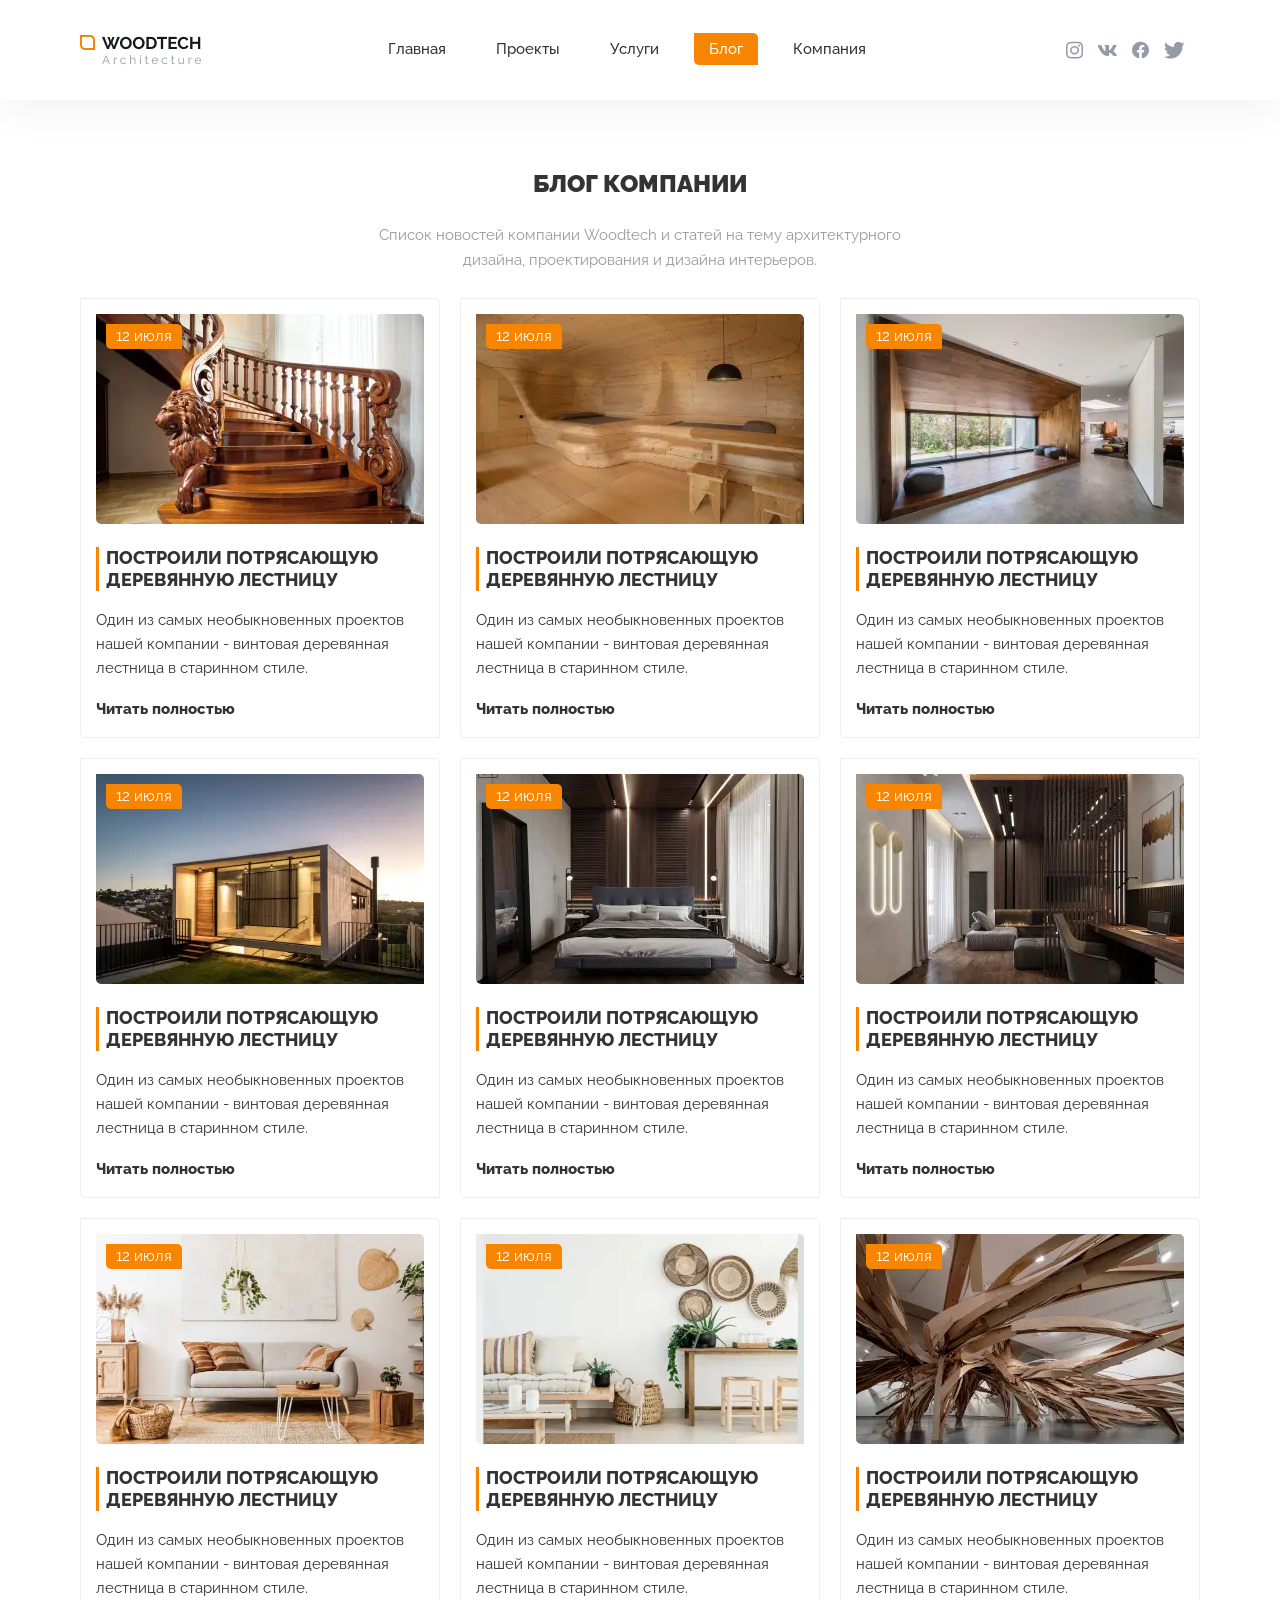
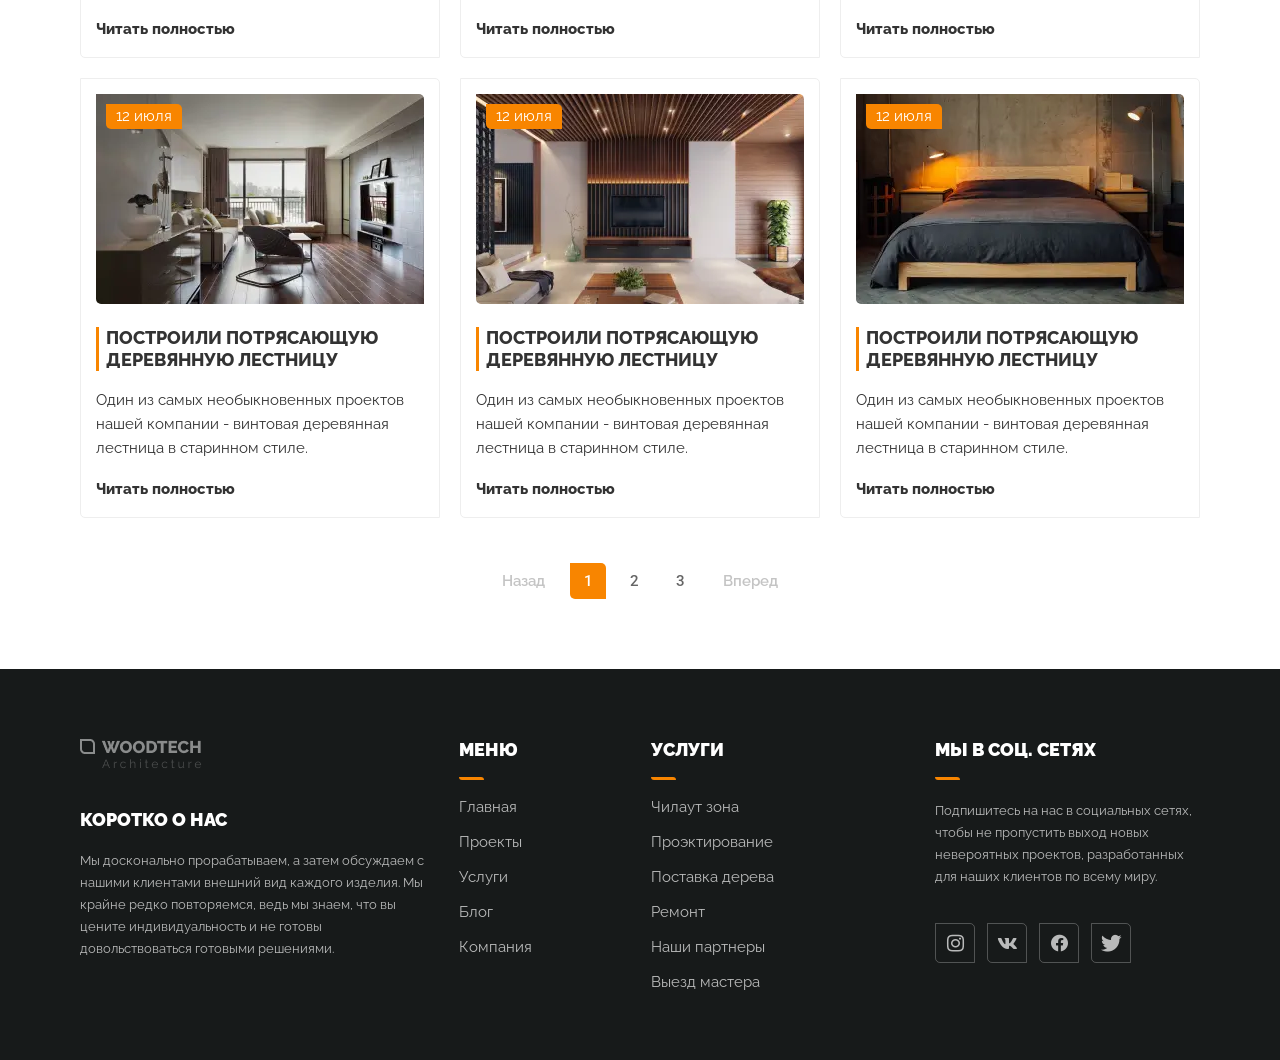
<file: blog.html>
<!DOCTYPE html>
<html lang="ru">

<head>
	<title>Блог компании</title>
	<meta charset="UTF-8">
	<meta name="format-detection" content="telephone=no">
	<!-- <style>body{opacity: 0;}</style> -->
	<link rel="stylesheet" href="css/style.min.css?_v=20220917101238">
	<!-- <meta name="robots" content="noindex, nofollow"> -->
	<meta name="viewport" content="width=device-width, initial-scale=1.0">
</head>

<body>
	<div class="wrapper">
		<header class="header--white">
			<div class="header__container">

				<div class="header__body">

					<a class="header__logo logo" href="index.html">
					</a>

					<div class="header__menu menu">
						<nav class="menu__body">
							<ul class="menu__list">
								<li class="menu__item">
									<a href="index.html" class="menu__link">Главная</a>
								</li>
								<li class="menu__item">
									<a href="project.html" class="menu__link">Проекты</a>
								</li>
								<li class="menu__item">
									<a href="services.html" class="menu__link">Услуги</a>
								</li>
								<li class="menu__item">
									<a href="blog.html" class="menu__link">Блог</a>
								</li>
								<li class="menu__item">
									<a href="about.html" class="menu__link">Компания</a>
								</li>
							</ul>
						</nav>

						<div class="menu__burger burger-menu">
							<span></span>
						</div>
					</div>

					<div data-da=".menu__body, 479" class="header__social social-menu">
						<a href="#no-scroll" class="social-menu__item _icon-instagram"></a>
						<a href="#no-scroll" class="social-menu__item _icon-vk"></a>
						<a href="#no-scroll" class="social-menu__item _icon-fb"></a>
						<a href="#no-scroll" class="social-menu__item _icon-twit"></a>
					</div>

				</div>

			</div>
		</header>
		<main class="page page-blog">

			<div class="page-blog__container _container">

				<div class="page-blog__body body-blog">
					<h2 class="body-blog__title title">Блог компании</h2>
					<p class="body-blog__text">
						Список новостей компании Woodtech и статей на тему архитектурного дизайна, проектирования и дизайна
						интерьеров.
					</p>

					<div class="cards-blog__items">

						<article class="cards-blog__item slide-blog">

							<a href="#no-scroll" class="slide-blog__img-box-ibg">
								<picture><source srcset="img/slide-blog/image-01.webp" type="image/webp"><img src="img/slide-blog/image-01.jpg" alt="photo" class="slide-blog__img"></picture>
								<span class="slide-blog__date date-blog">12 июля</span>
							</a>

							<div class="cards-blog__content content-slide-blog">
								<h2 class="content-slide-blog__title">
									<a class="content-slide-blog__title-link" href="#no-scroll">
										Построили потрясающую деревянную лестницу
									</a>
								</h2>
								<p class="content-slide-blog__text">
									Один из самых необыкновенных проектов нашей компании - винтовая деревянная лестница в
									старинном стиле.
								</p>
								<div class="content-slide-blog__more">
									<a href="#no-croll" class="content-slide-blog__link">
										Читать полностью
									</a>
								</div>
							</div>

						</article>

						<article class="cards-blog__item slide-blog">

							<a href="#no-scroll" class="slide-blog__img-box-ibg">
								<picture><source srcset="img/slide-blog/image-02.webp" type="image/webp"><img src="img/slide-blog/image-02.jpg" alt="photo" class="slide-blog__img"></picture>
								<span class="slide-blog__date date-blog">12 июля</span>
							</a>

							<div class="cards-blog__content content-slide-blog">
								<h2 class="content-slide-blog__title">
									<a class="content-slide-blog__title-link" href="#no-scroll">
										Построили потрясающую деревянную лестницу
									</a>
								</h2>
								<p class="content-slide-blog__text">
									Один из самых необыкновенных проектов нашей компании - винтовая деревянная лестница в
									старинном стиле.
								</p>
								<div class="content-slide-blog__more">
									<a href="#no-croll" class="content-slide-blog__link">
										Читать полностью
									</a>
								</div>
							</div>

						</article>

						<article class="cards-blog__item slide-blog">

							<a href="#no-scroll" class="slide-blog__img-box-ibg">
								<picture><source srcset="img/slide-blog/image-03.webp" type="image/webp"><img src="img/slide-blog/image-03.jpg" alt="photo" class="slide-blog__img"></picture>
								<span class="slide-blog__date date-blog">12 июля</span>
							</a>

							<div class="cards-blog__content content-slide-blog">
								<h2 class="content-slide-blog__title">
									<a class="content-slide-blog__title-link" href="#no-scroll">
										Построили потрясающую деревянную лестницу
									</a>
								</h2>
								<p class="content-slide-blog__text">
									Один из самых необыкновенных проектов нашей компании - винтовая деревянная лестница в
									старинном стиле.
								</p>
								<div class="content-slide-blog__more">
									<a href="#no-croll" class="content-slide-blog__link">
										Читать полностью
									</a>
								</div>
							</div>

						</article>

						<article class="cards-blog__item slide-blog">

							<a href="#no-scroll" class="slide-blog__img-box-ibg">
								<picture><source srcset="img/slide-blog/image-04.webp" type="image/webp"><img src="img/slide-blog/image-04.jpg" alt="photo" class="slide-blog__img"></picture>
								<span class="slide-blog__date date-blog">12 июля</span>
							</a>

							<div class="cards-blog__content content-slide-blog">
								<h2 class="content-slide-blog__title">
									<a class="content-slide-blog__title-link" href="#no-scroll">
										Построили потрясающую деревянную лестницу
									</a>
								</h2>
								<p class="content-slide-blog__text">
									Один из самых необыкновенных проектов нашей компании - винтовая деревянная лестница в
									старинном стиле.
								</p>
								<div class="content-slide-blog__more">
									<a href="#no-croll" class="content-slide-blog__link">
										Читать полностью
									</a>
								</div>
							</div>

						</article>

						<article class="cards-blog__item slide-blog">

							<a href="#no-scroll" class="slide-blog__img-box-ibg">
								<picture><source srcset="img/slide-blog/image-05.webp" type="image/webp"><img src="img/slide-blog/image-05.jpg" alt="photo" class="slide-blog__img"></picture>
								<span class="slide-blog__date date-blog">12 июля</span>
							</a>

							<div class="cards-blog__content content-slide-blog">
								<h2 class="content-slide-blog__title">
									<a class="content-slide-blog__title-link" href="#no-scroll">
										Построили потрясающую деревянную лестницу
									</a>
								</h2>
								<p class="content-slide-blog__text">
									Один из самых необыкновенных проектов нашей компании - винтовая деревянная лестница в
									старинном стиле.
								</p>
								<div class="content-slide-blog__more">
									<a href="#no-croll" class="content-slide-blog__link">
										Читать полностью
									</a>
								</div>
							</div>

						</article>

						<article class="cards-blog__item slide-blog">

							<a href="#no-scroll" class="slide-blog__img-box-ibg">
								<picture><source srcset="img/slide-blog/image-06.webp" type="image/webp"><img src="img/slide-blog/image-06.jpg" alt="photo" class="slide-blog__img"></picture>
								<span class="slide-blog__date date-blog">12 июля</span>
							</a>

							<div class="cards-blog__content content-slide-blog">
								<h2 class="content-slide-blog__title">
									<a class="content-slide-blog__title-link" href="#no-scroll">
										Построили потрясающую деревянную лестницу
									</a>
								</h2>
								<p class="content-slide-blog__text">
									Один из самых необыкновенных проектов нашей компании - винтовая деревянная лестница в
									старинном стиле.
								</p>
								<div class="content-slide-blog__more">
									<a href="#no-croll" class="content-slide-blog__link">
										Читать полностью
									</a>
								</div>
							</div>

						</article>

						<article class="cards-blog__item slide-blog">

							<a href="#no-scroll" class="slide-blog__img-box-ibg">
								<picture><source srcset="img/slide-blog/image-07.webp" type="image/webp"><img src="img/slide-blog/image-07.jpg" alt="photo" class="slide-blog__img"></picture>
								<span class="slide-blog__date date-blog">12 июля</span>
							</a>

							<div class="cards-blog__content content-slide-blog">
								<h2 class="content-slide-blog__title">
									<a class="content-slide-blog__title-link" href="#no-scroll">
										Построили потрясающую деревянную лестницу
									</a>
								</h2>
								<p class="content-slide-blog__text">
									Один из самых необыкновенных проектов нашей компании - винтовая деревянная лестница в
									старинном стиле.
								</p>
								<div class="content-slide-blog__more">
									<a href="#no-croll" class="content-slide-blog__link">
										Читать полностью
									</a>
								</div>
							</div>

						</article>

						<article class="cards-blog__item slide-blog">

							<a href="#no-scroll" class="slide-blog__img-box-ibg">
								<picture><source srcset="img/slide-blog/image-08.webp" type="image/webp"><img src="img/slide-blog/image-08.jpg" alt="photo" class="slide-blog__img"></picture>
								<span class="slide-blog__date date-blog">12 июля</span>
							</a>

							<div class="cards-blog__content content-slide-blog">
								<h2 class="content-slide-blog__title">
									<a class="content-slide-blog__title-link" href="#no-scroll">
										Построили потрясающую деревянную лестницу
									</a>
								</h2>
								<p class="content-slide-blog__text">
									Один из самых необыкновенных проектов нашей компании - винтовая деревянная лестница в
									старинном стиле.
								</p>
								<div class="content-slide-blog__more">
									<a href="#no-croll" class="content-slide-blog__link">
										Читать полностью
									</a>
								</div>
							</div>

						</article>

						<article class="cards-blog__item slide-blog">

							<a href="#no-scroll" class="slide-blog__img-box-ibg">
								<picture><source srcset="img/slide-blog/image-09.webp" type="image/webp"><img src="img/slide-blog/image-09.jpg" alt="photo" class="slide-blog__img"></picture>
								<span class="slide-blog__date date-blog">12 июля</span>
							</a>

							<div class="cards-blog__content content-slide-blog">
								<h2 class="content-slide-blog__title">
									<a class="content-slide-blog__title-link" href="#no-scroll">
										Построили потрясающую деревянную лестницу
									</a>
								</h2>
								<p class="content-slide-blog__text">
									Один из самых необыкновенных проектов нашей компании - винтовая деревянная лестница в
									старинном стиле.
								</p>
								<div class="content-slide-blog__more">
									<a href="#no-croll" class="content-slide-blog__link">
										Читать полностью
									</a>
								</div>
							</div>

						</article>

						<article class="cards-blog__item slide-blog">

							<a href="#no-scroll" class="slide-blog__img-box-ibg">
								<picture><source srcset="img/slide-blog/image-10.webp" type="image/webp"><img src="img/slide-blog/image-10.jpg" alt="photo" class="slide-blog__img"></picture>
								<span class="slide-blog__date date-blog">12 июля</span>
							</a>

							<div class="cards-blog__content content-slide-blog">
								<h2 class="content-slide-blog__title">
									<a class="content-slide-blog__title-link" href="#no-scroll">
										Построили потрясающую деревянную лестницу
									</a>
								</h2>
								<p class="content-slide-blog__text">
									Один из самых необыкновенных проектов нашей компании - винтовая деревянная лестница в
									старинном стиле.
								</p>
								<div class="content-slide-blog__more">
									<a href="#no-croll" class="content-slide-blog__link">
										Читать полностью
									</a>
								</div>
							</div>

						</article>

						<article class="cards-blog__item slide-blog">

							<a href="#no-scroll" class="slide-blog__img-box-ibg">
								<picture><source srcset="img/slide-blog/image-11.webp" type="image/webp"><img src="img/slide-blog/image-11.jpg" alt="photo" class="slide-blog__img"></picture>
								<span class="slide-blog__date date-blog">12 июля</span>
							</a>

							<div class="cards-blog__content content-slide-blog">
								<h2 class="content-slide-blog__title">
									<a class="content-slide-blog__title-link" href="#no-scroll">
										Построили потрясающую деревянную лестницу
									</a>
								</h2>
								<p class="content-slide-blog__text">
									Один из самых необыкновенных проектов нашей компании - винтовая деревянная лестница в
									старинном стиле.
								</p>
								<div class="content-slide-blog__more">
									<a href="#no-croll" class="content-slide-blog__link">
										Читать полностью
									</a>
								</div>
							</div>

						</article>

						<article class="cards-blog__item slide-blog">

							<a href="#no-scroll" class="slide-blog__img-box-ibg">
								<picture><source srcset="img/slide-blog/image-12.webp" type="image/webp"><img src="img/slide-blog/image-12.jpg" alt="photo" class="slide-blog__img"></picture>
								<span class="slide-blog__date date-blog">12 июля</span>
							</a>

							<div class="cards-blog__content content-slide-blog">
								<h2 class="content-slide-blog__title">
									<a class="content-slide-blog__title-link" href="#no-scroll">
										Построили потрясающую деревянную лестницу
									</a>
								</h2>
								<p class="content-slide-blog__text">
									Один из самых необыкновенных проектов нашей компании - винтовая деревянная лестница в
									старинном стиле.
								</p>
								<div class="content-slide-blog__more">
									<a href="#no-croll" class="content-slide-blog__link">
										Читать полностью
									</a>
								</div>
							</div>

						</article>

					</div>

					<div class="body-blog__pagination pagination">
						<button type="button" class="pagination__prev">Назад</button>
						<ul class="pagination__list">
							<li class="pagination__item">
								<a href="#no-scroll" class="pagination__link pagination__link--active">1</a>
							</li>
							<li class="pagination__item">
								<a href="#no-scroll" class="pagination__link">2</a>
							</li>
							<li class="pagination__item">
								<a href="#no-scroll" class="pagination__link">3</a>
							</li>
						</ul>
						<button type="button" class="pagination__next">Вперед</button>
					</div>

				</div>

			</div>

		</main>
		<footer class="footer">
			<div class="footer__container">

				<div class="footer__body">

					<div class="footer__content content-footer">
						<a href="index.html" class="content-footer__logo">
							<picture><source srcset="img/footer/footer-logo.webp" type="image/webp"><img src="img/footer/footer-logo.png" alt="logo"></picture>
						</a>
						<h3 class="content-footer__title footer-title">
							<span>Коротко о нас</span>
						</h3>
						<p class="content-footer__text">
							Мы досконально прорабатываем, а затем обсуждаем с нашими клиентами внешний вид каждого изделия. Мы крайне
							редко повторяемся, ведь мы знаем, что вы цените индивидуальность и не готовы довольствоваться готовыми
							решениями.
						</p>
					</div>

					<div class="footer__menu-block footer-block">

						<div data-spollers="992" class="item-menu-footer__spoller spoller-item-footer">

							<div class="spoller-item-footer__item">

								<button class="spoller-item-footer__title footer-title title-decor _icon-arrow-left" type="button" data-spoller>Меню</button>

								<div class="spoller-item-footer__body">

									<nav class="menu-footer">
										<ul class="menu-footer__list">
											<li class="menu-footer__item">
												<a href="index.html" class="menu-footer__link">Главная</a>
											</li>
											<li class="menu-footer__item">
												<a href="project.html" class="menu-footer__link">Проекты</a>
											</li>
											<li class="menu-footer__item">
												<a href="services.html" class="menu-footer__link">Услуги</a>
											</li>
											<li class="menu-footer__item">
												<a href="blog.html" class="menu-footer__link">Блог</a>
											</li>
											<li class="menu-footer__item">
												<a href="about.html" class="menu-footer__link">Компания</a>
											</li>
										</ul>
									</nav>

								</div>
							</div>

							<div class="spoller-item-footer__item">

								<button class="spoller-item-footer__title footer-title title-decor _icon-arrow-left" type="button" data-spoller>Услуги</button>

								<div class="spoller-item-footer__body">

									<nav class="menu-footer">
										<ul class="menu-footer__list">
											<li class="menu-footer__item">
												<a href="readingArea.html" class="menu-footer__link">
													Чилаут зона
												</a>
											</li>
											<li class="menu-footer__item">
												<a href="project.html" class="menu-footer__link">
													Проэктирование
												</a>
											</li>
											<li class="menu-footer__item">
												<a href="#no-scroll" class="menu-footer__link">
													Поставка дерева
												</a>
											</li>
											<li class="menu-footer__item">
												<a href="#no-scroll" class="menu-footer__link">
													Ремонт
												</a>
											</li>
											<li class="menu-footer__item">
												<a href="partners.html" class="menu-footer__link">
													Наши партнеры
												</a>
											</li>
											<li class="menu-footer__item">
												<a href="contacts.html" class="menu-footer__link">
													Выезд мастера
												</a>
											</li>
										</ul>
									</nav>

								</div>
							</div>

						</div>

					</div>

					<div class="footer__social social-footer">
						<h3 class="social-footer__title footer-title title-decor">
							<span>Мы в соц. сетях</span>
						</h3>
						<p class="social-footer__text">
							Подпишитесь на нас в социальных сетях, чтобы не пропустить выход новых невероятных проектов, разработанных для наших клиентов по всему миру.
						</p>
						<ul class="social-footer__list">
							<li class="social-footer__item">
								<a href="#no-scroll" class="social-footer__link _icon-instagram"></a>
							</li>
							<li class="social-footer__item">
								<a href="#no-scroll" class="social-footer__link _icon-vk"></a>
							</li>
							<li class="social-footer__item">
								<a href="#no-scroll" class="social-footer__link _icon-fb"></a>
							</li>
							<li class="social-footer__item">
								<a href="#no-scroll" class="social-footer__link _icon-twit"></a>
							</li>
						</ul>
					</div>

				</div>

			</div>

			<div class="footer__scroll">
				<a data-goto=".header, .header--white" data-goto-speed="1000" href="#no-scroll" class="scroll-up _icon-arrow-left"></a>
			</div>
		</footer>
	</div>
	<!--
<div id="popup" aria-hidden="true" class="popup">
	<div class="popup__wrapper">
		<div class="popup__content">
			<button data-close type="button" class="popup__close">Закрыть</button>
			<div class="popup__text">
			</div>
		</div>
	</div>
</div>-->


	<script src="js/app.min.js?_v=20220917101238"></script>
</body>

</html>
</file>
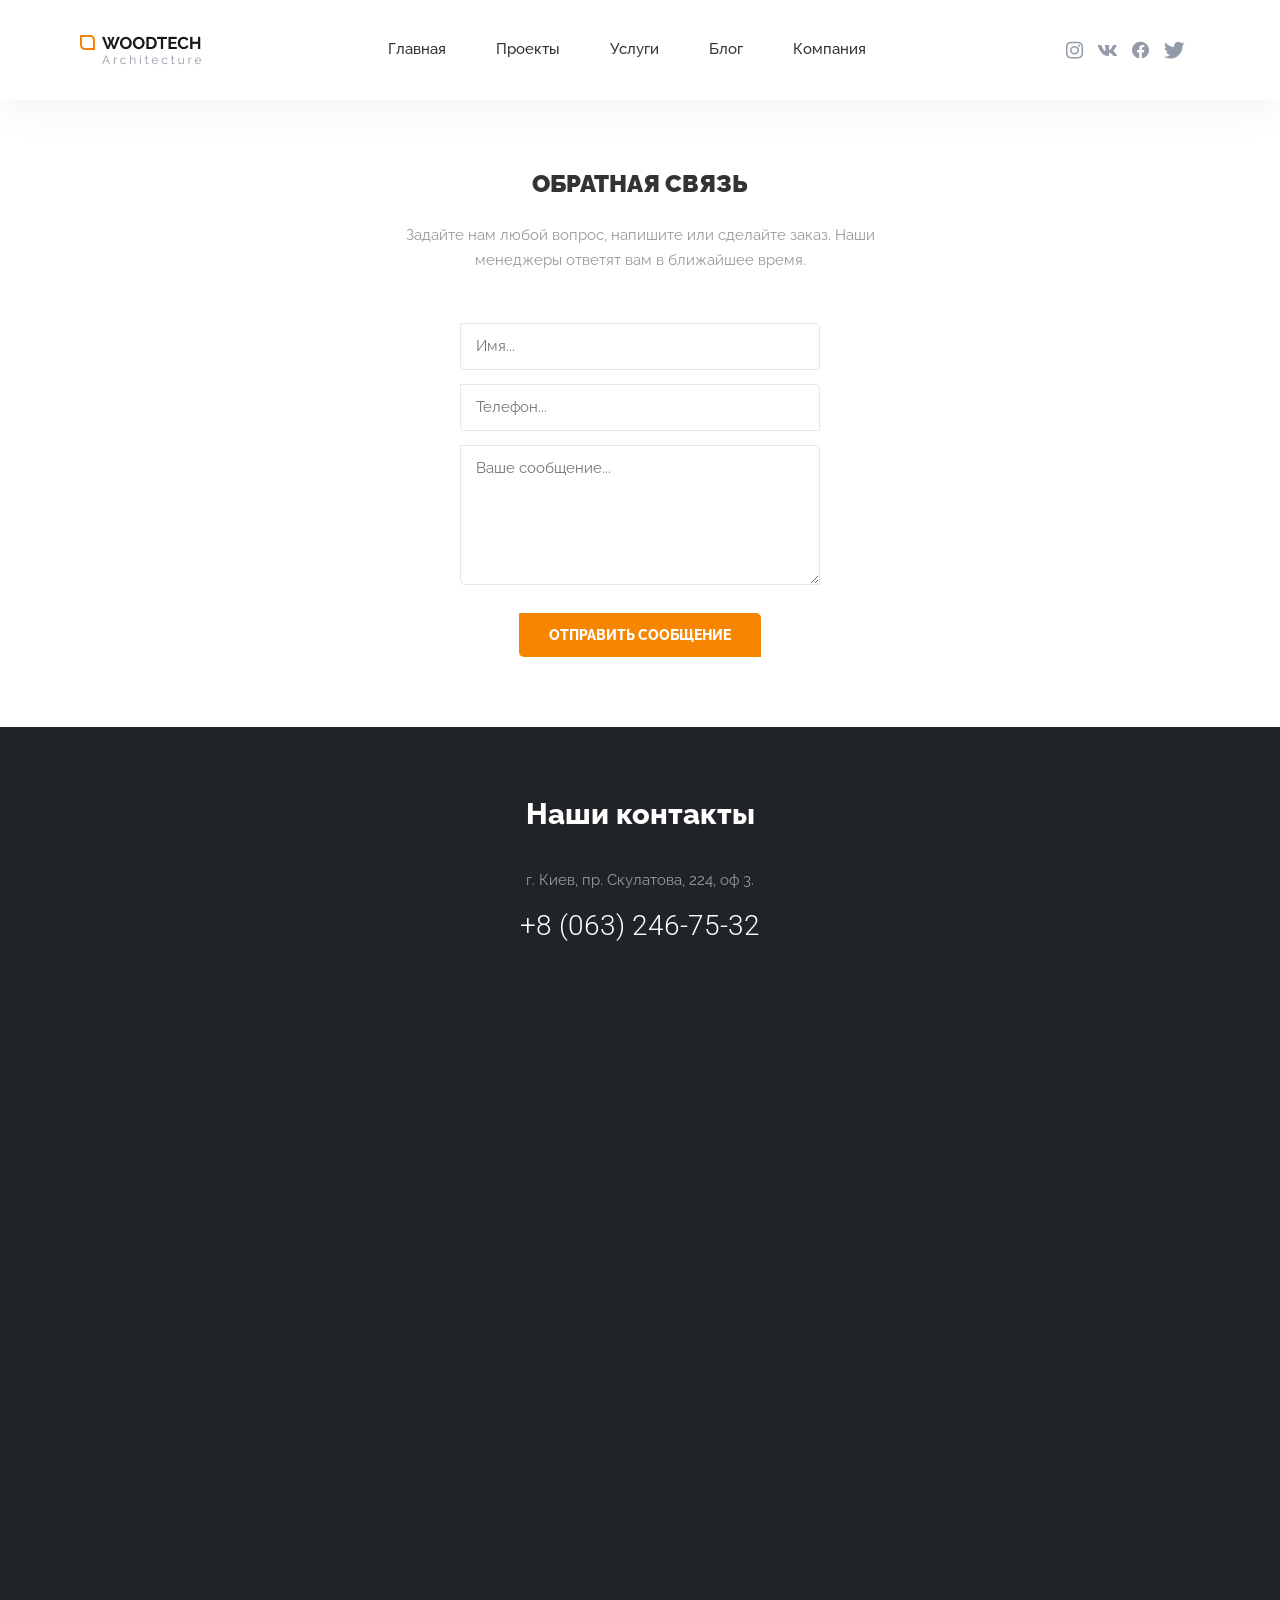
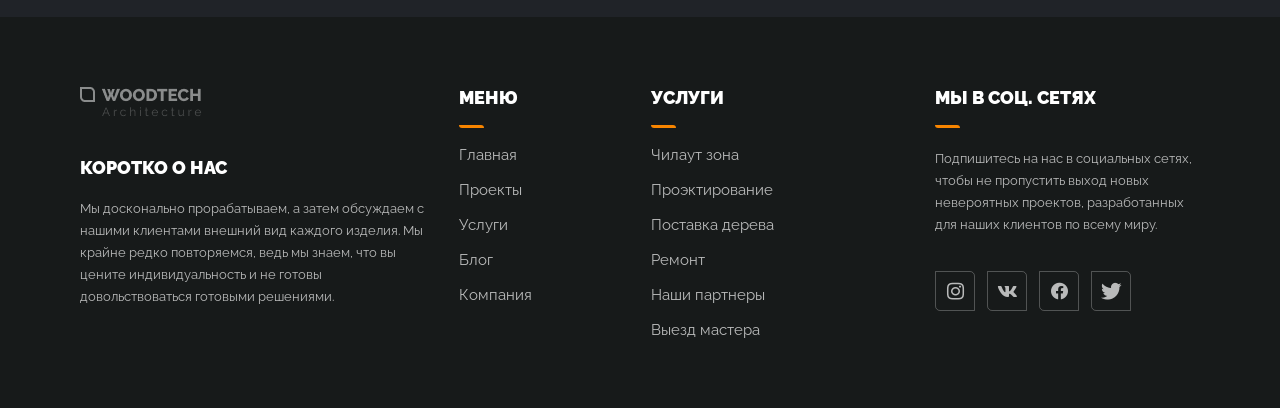
<file: contacts.html>
<!DOCTYPE html>
<html lang="ru">

<head>
	<title>Обратная связь</title>
	<meta charset="UTF-8">
	<meta name="format-detection" content="telephone=no">
	<!-- <style>body{opacity: 0;}</style> -->
	<link rel="stylesheet" href="css/style.min.css?_v=20220917101238">
	<!-- <meta name="robots" content="noindex, nofollow"> -->
	<meta name="viewport" content="width=device-width, initial-scale=1.0">
</head>

<body>
	<div class="wrapper">
		<header class="header--white">
			<div class="header__container">

				<div class="header__body">

					<a class="header__logo logo" href="index.html">
					</a>

					<div class="header__menu menu">
						<nav class="menu__body">
							<ul class="menu__list">
								<li class="menu__item">
									<a href="index.html" class="menu__link">Главная</a>
								</li>
								<li class="menu__item">
									<a href="project.html" class="menu__link">Проекты</a>
								</li>
								<li class="menu__item">
									<a href="services.html" class="menu__link">Услуги</a>
								</li>
								<li class="menu__item">
									<a href="blog.html" class="menu__link">Блог</a>
								</li>
								<li class="menu__item">
									<a href="about.html" class="menu__link">Компания</a>
								</li>
							</ul>
						</nav>

						<div class="menu__burger burger-menu">
							<span></span>
						</div>
					</div>

					<div data-da=".menu__body, 479" class="header__social social-menu">
						<a href="#no-scroll" class="social-menu__item _icon-instagram"></a>
						<a href="#no-scroll" class="social-menu__item _icon-vk"></a>
						<a href="#no-scroll" class="social-menu__item _icon-fb"></a>
						<a href="#no-scroll" class="social-menu__item _icon-twit"></a>
					</div>

				</div>

			</div>
		</header>
		<main id="#contacts.html" class="page page-contacts">

			<div class="page-contacts__body body-contacts">

				<div class="page-contacts__container _container">

					<div class="body-contacts__top top-contacts">

						<h2 class="top-contacts__title title">Обратная связь</h2>
						<p class="top-contacts__text">
							Задайте нам любой вопрос, напишите или сделайте заказ.
							Наши менеджеры ответят вам в ближайшее время.
						</p>

						<form action="#" class="body-contacts__form">
							<input autocomplete="off" type="text" name="form[]" data-error="Ошибка" class="input body-contacts__input" placeholder="Имя...">
							<input autocomplete="off" type="tel" name="form[]" data-error="Ошибка" class="input body-contacts__input" placeholder="Телефон...">
							<textarea name="textarea" class="input body-contacts__textarea" placeholder="Ваше сообщение..."></textarea>
							<button class="body-contacts__btn button" type="button">Отправить сообщение</button>
						</form>
					</div>

				</div>

				<div class="body-contacts__bottom bottom-contacts">

					<div class="page-contacts__container _container">
						<h3 class="bottom-contacts__title">Наши контакты</h3>
						<div class="bottom-contacts__location">г. Киев, пр. Скулатова, 224, оф 3.</div>
						<a href="tel:+74992467532" class="bottom-contacts__phone">+8 (063) 246-75-32</a>
						<iframe class="bottom-contacts__map" src="https://www.google.com/maps/embed?pb=!1m14!1m12!1m3!1d4490.26938187327!2d37.60199029782005!3d55.756162397569064!2m3!1f0!2f0!3f0!3m2!1i1024!2i768!4f13.1!5e0!3m2!1sru!2sua!4v1646503575283!5m2!1sru!2sua" style="border:0;" allowfullscreen="" loading="lazy">
						</iframe>
					</div>

				</div>

			</div>

		</main>
		<footer class="footer">
			<div class="footer__container">

				<div class="footer__body">

					<div class="footer__content content-footer">
						<a href="index.html" class="content-footer__logo">
							<picture><source srcset="img/footer/footer-logo.webp" type="image/webp"><img src="img/footer/footer-logo.png" alt="logo"></picture>
						</a>
						<h3 class="content-footer__title footer-title">
							<span>Коротко о нас</span>
						</h3>
						<p class="content-footer__text">
							Мы досконально прорабатываем, а затем обсуждаем с нашими клиентами внешний вид каждого изделия. Мы крайне
							редко повторяемся, ведь мы знаем, что вы цените индивидуальность и не готовы довольствоваться готовыми
							решениями.
						</p>
					</div>

					<div class="footer__menu-block footer-block">

						<div data-spollers="992" class="item-menu-footer__spoller spoller-item-footer">

							<div class="spoller-item-footer__item">

								<button class="spoller-item-footer__title footer-title title-decor _icon-arrow-left" type="button" data-spoller>Меню</button>

								<div class="spoller-item-footer__body">

									<nav class="menu-footer">
										<ul class="menu-footer__list">
											<li class="menu-footer__item">
												<a href="index.html" class="menu-footer__link">Главная</a>
											</li>
											<li class="menu-footer__item">
												<a href="project.html" class="menu-footer__link">Проекты</a>
											</li>
											<li class="menu-footer__item">
												<a href="services.html" class="menu-footer__link">Услуги</a>
											</li>
											<li class="menu-footer__item">
												<a href="blog.html" class="menu-footer__link">Блог</a>
											</li>
											<li class="menu-footer__item">
												<a href="about.html" class="menu-footer__link">Компания</a>
											</li>
										</ul>
									</nav>

								</div>
							</div>

							<div class="spoller-item-footer__item">

								<button class="spoller-item-footer__title footer-title title-decor _icon-arrow-left" type="button" data-spoller>Услуги</button>

								<div class="spoller-item-footer__body">

									<nav class="menu-footer">
										<ul class="menu-footer__list">
											<li class="menu-footer__item">
												<a href="readingArea.html" class="menu-footer__link">
													Чилаут зона
												</a>
											</li>
											<li class="menu-footer__item">
												<a href="project.html" class="menu-footer__link">
													Проэктирование
												</a>
											</li>
											<li class="menu-footer__item">
												<a href="#no-scroll" class="menu-footer__link">
													Поставка дерева
												</a>
											</li>
											<li class="menu-footer__item">
												<a href="#no-scroll" class="menu-footer__link">
													Ремонт
												</a>
											</li>
											<li class="menu-footer__item">
												<a href="partners.html" class="menu-footer__link">
													Наши партнеры
												</a>
											</li>
											<li class="menu-footer__item">
												<a href="contacts.html" class="menu-footer__link">
													Выезд мастера
												</a>
											</li>
										</ul>
									</nav>

								</div>
							</div>

						</div>

					</div>

					<div class="footer__social social-footer">
						<h3 class="social-footer__title footer-title title-decor">
							<span>Мы в соц. сетях</span>
						</h3>
						<p class="social-footer__text">
							Подпишитесь на нас в социальных сетях, чтобы не пропустить выход новых невероятных проектов, разработанных для наших клиентов по всему миру.
						</p>
						<ul class="social-footer__list">
							<li class="social-footer__item">
								<a href="#no-scroll" class="social-footer__link _icon-instagram"></a>
							</li>
							<li class="social-footer__item">
								<a href="#no-scroll" class="social-footer__link _icon-vk"></a>
							</li>
							<li class="social-footer__item">
								<a href="#no-scroll" class="social-footer__link _icon-fb"></a>
							</li>
							<li class="social-footer__item">
								<a href="#no-scroll" class="social-footer__link _icon-twit"></a>
							</li>
						</ul>
					</div>

				</div>

			</div>

			<div class="footer__scroll">
				<a data-goto=".header, .header--white" data-goto-speed="1000" href="#no-scroll" class="scroll-up _icon-arrow-left"></a>
			</div>
		</footer>
	</div>
	<!--
<div id="popup" aria-hidden="true" class="popup">
	<div class="popup__wrapper">
		<div class="popup__content">
			<button data-close type="button" class="popup__close">Закрыть</button>
			<div class="popup__text">
			</div>
		</div>
	</div>
</div>-->


	<script src="js/app.min.js?_v=20220917101238"></script>
</body>

</html>
</file>
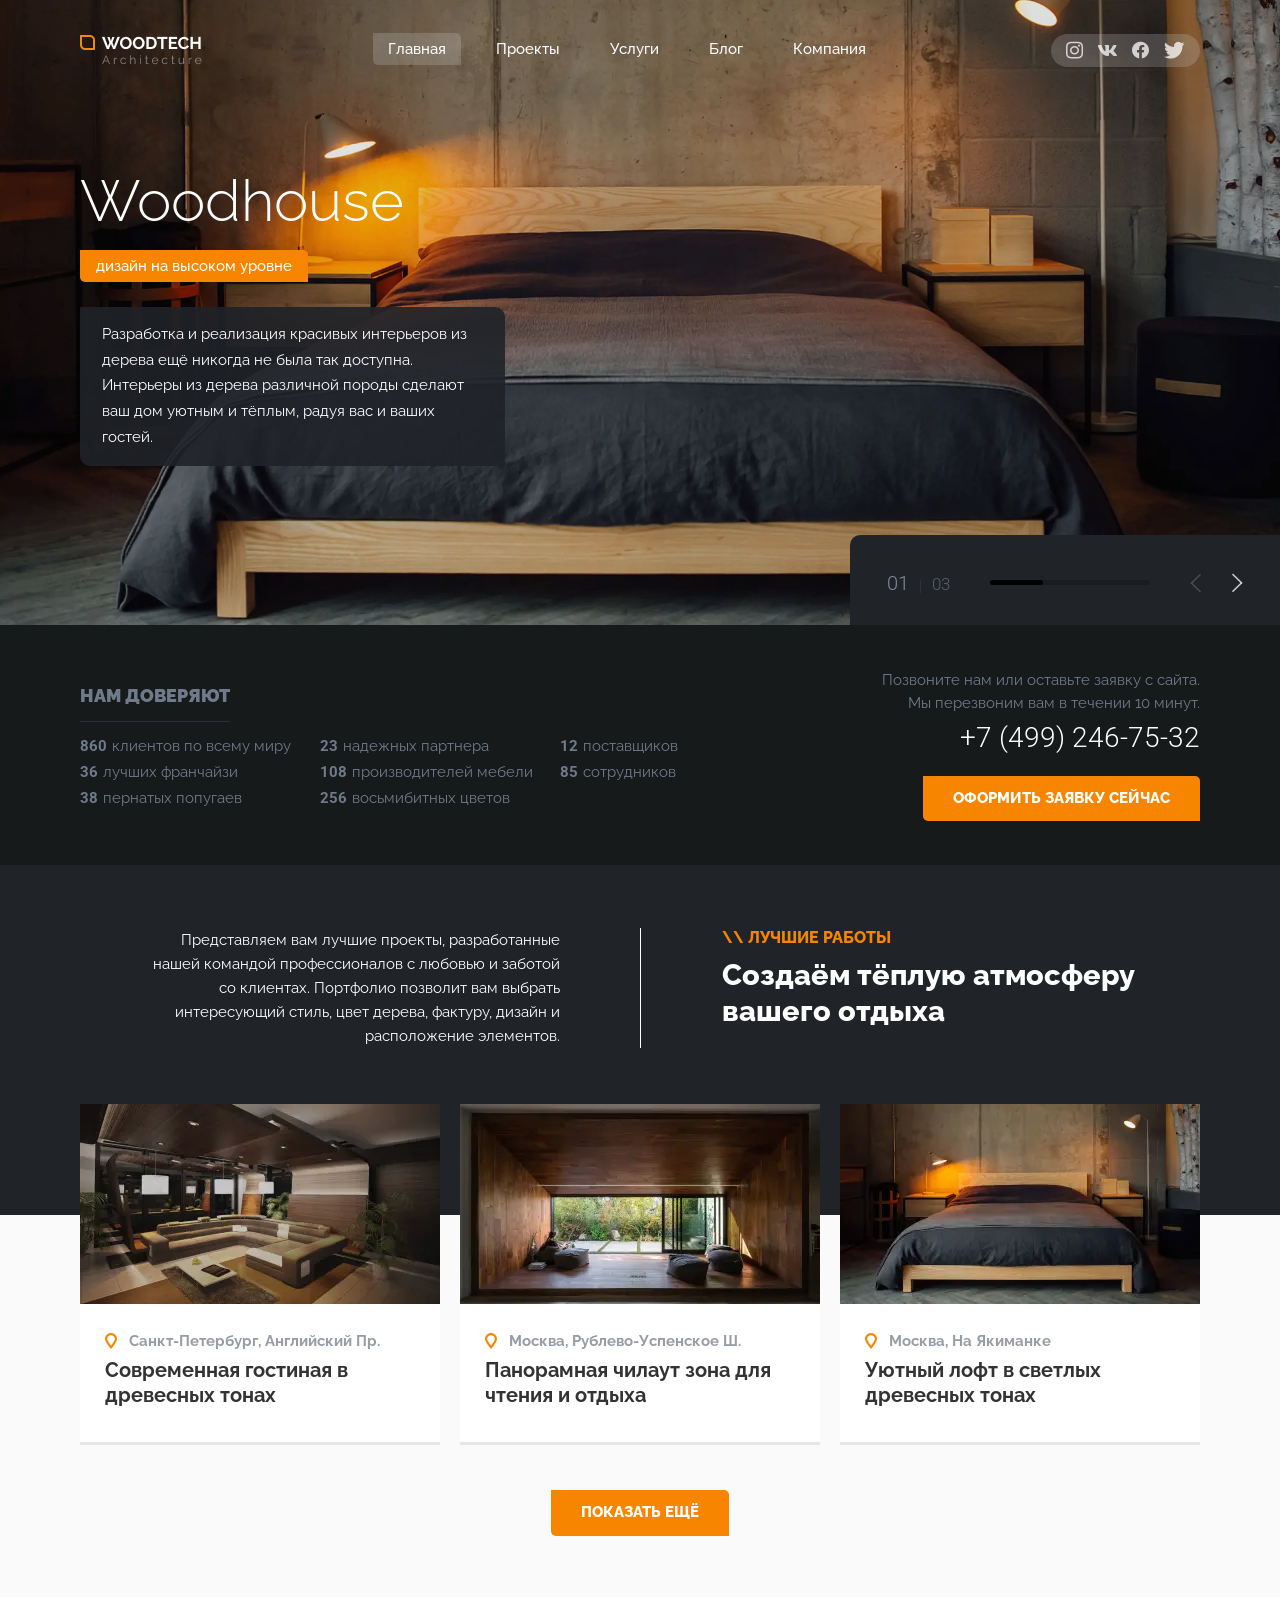
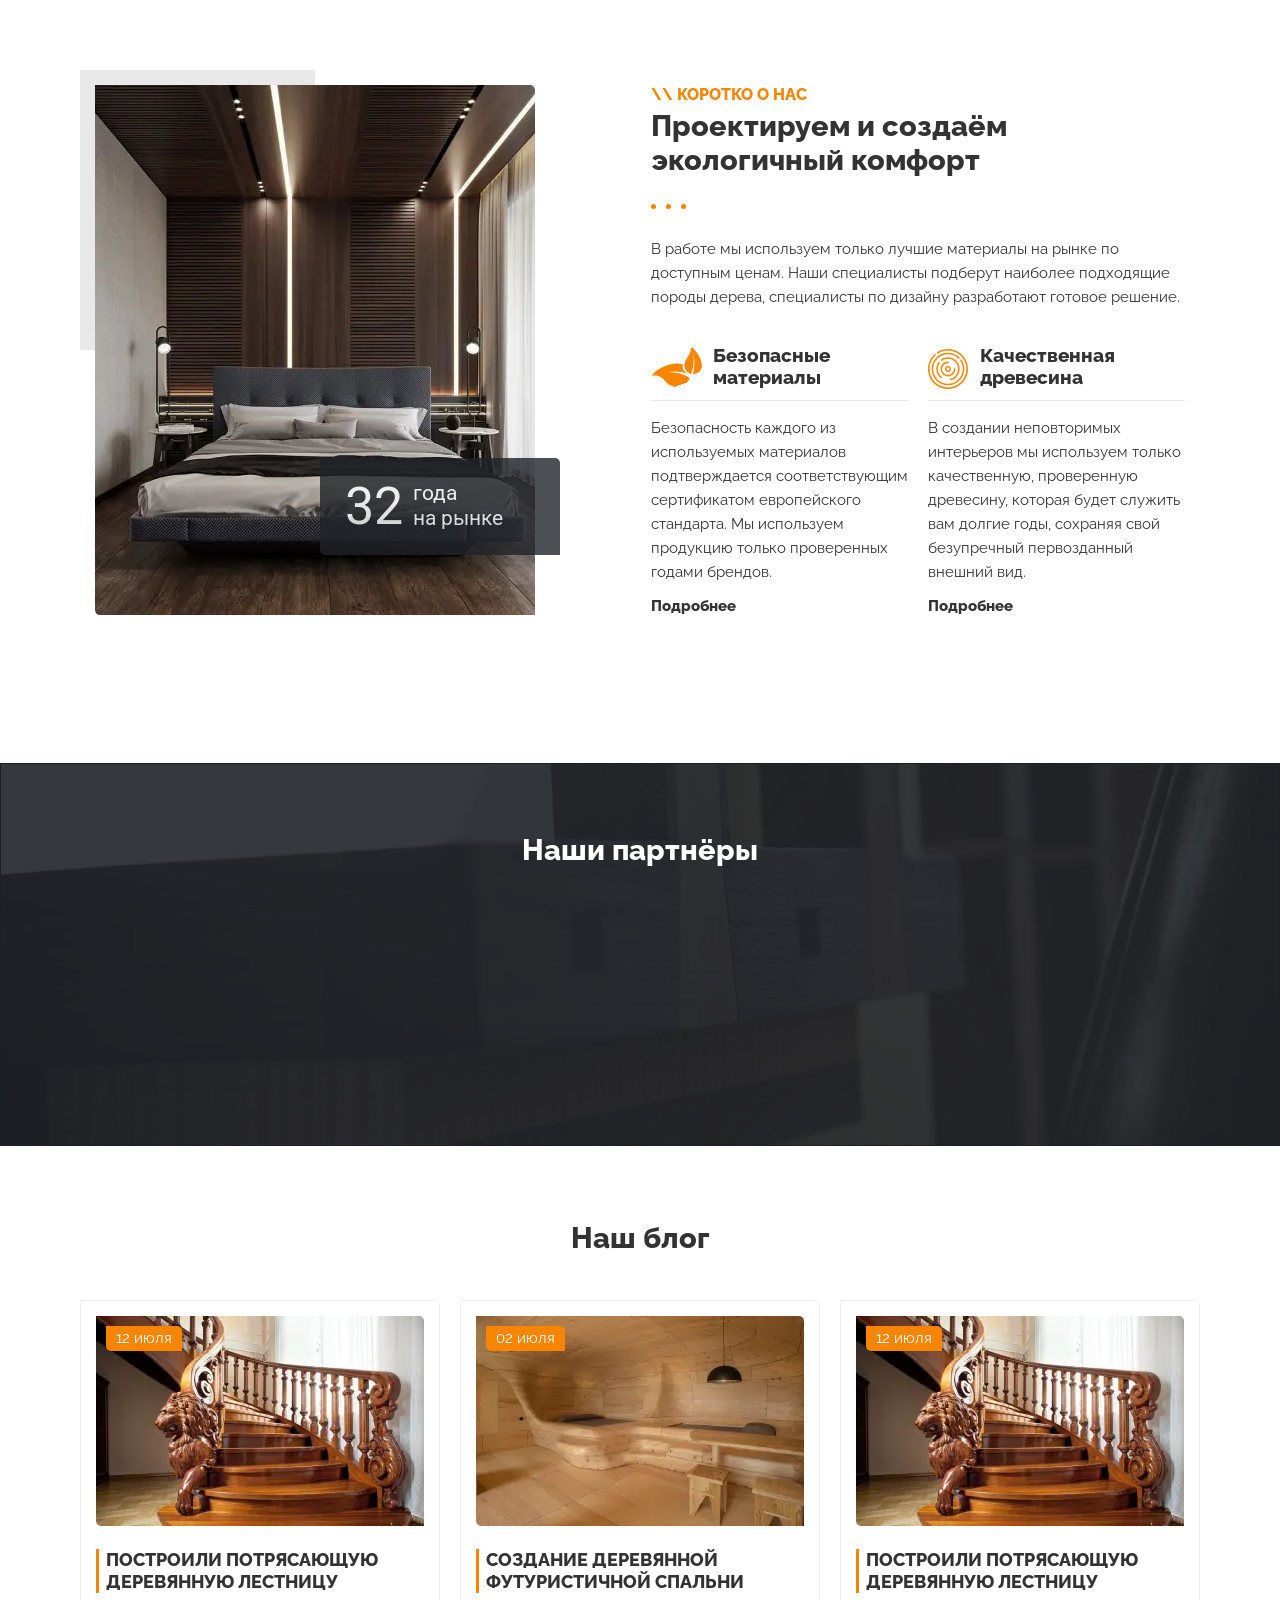
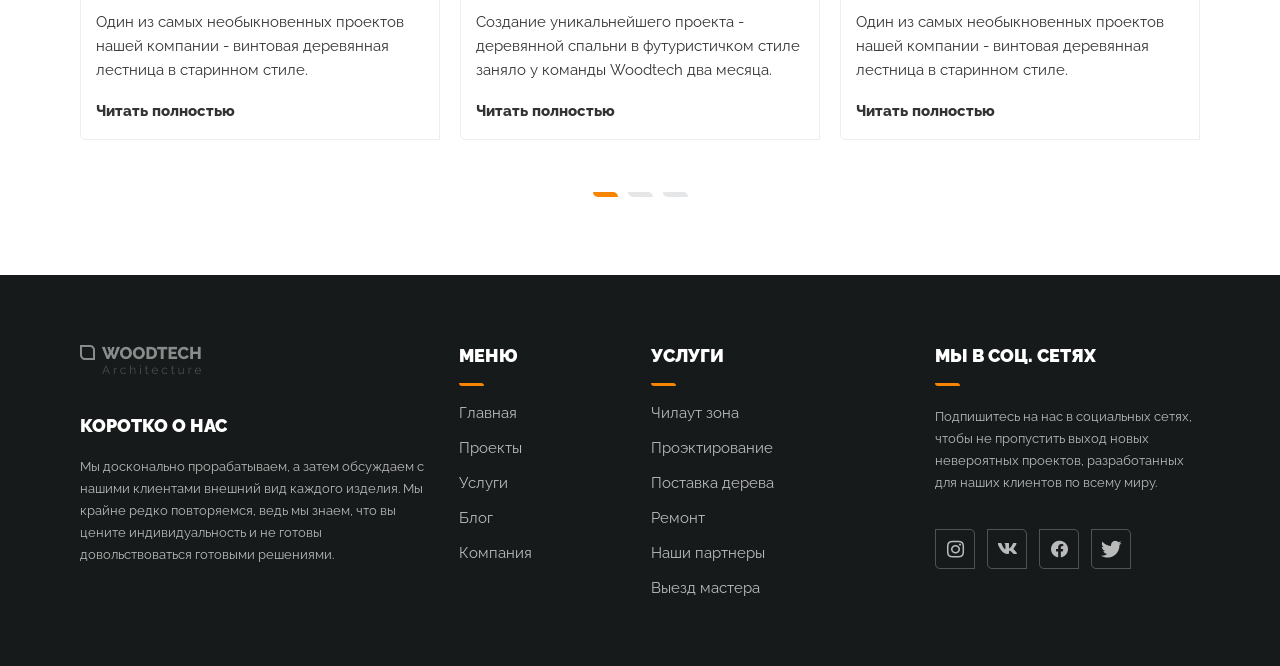
<file: home.html>
<!DOCTYPE html>
<html lang="ru">

<head>
	<title>Главная</title>
	<meta charset="UTF-8">
	<meta name="format-detection" content="telephone=no">
	<!-- <style>body{opacity: 0;}</style> -->
	<link rel="stylesheet" href="css/style.min.css?_v=20220523190354">
	<!-- <meta name="robots" content="noindex, nofollow"> -->
	<meta name="viewport" content="width=device-width, initial-scale=1.0">
</head>

<body>
	<div class="wrapper">

		<header class="header">
			<div class="header__container">

				<div class="header__body">

					<a class="header__logo logo" href="#no-scroll">
					</a>

					<div class="header__menu menu">
						<nav class="menu__body">
							<ul class="menu__list">
								<li class="menu__item">
									<a href="home.html" class="menu__link">Главная</a>
								</li>
								<li class="menu__item">
									<a href="project.html" class="menu__link">Проекты</a>
								</li>
								<li class="menu__item">
									<a href="services.html" class="menu__link">Услуги</a>
								</li>
								<li class="menu__item">
									<a href="blog.html" class="menu__link">Блог</a>
								</li>
								<li class="menu__item">
									<a href="about.html" class="menu__link">Компания</a>
								</li>
							</ul>
						</nav>

						<div class="menu__burger burger-menu">
							<span></span>
						</div>
					</div>

					<div data-da=".menu__body, 479" class="header__social social-menu">
						<a href="#no-scroll" class="social-menu__item _icon-instagram"></a>
						<a href="#no-scroll" class="social-menu__item _icon-vk"></a>
						<a href="#no-scroll" class="social-menu__item _icon-fb"></a>
						<a href="#no-scroll" class="social-menu__item _icon-twit"></a>
					</div>

				</div>

			</div>
		</header>

		<main id="#home.html" class="page-main">

			<section class="page-home">

				<div class="page-home__slider">

					<div class="page-home__swiper">

						<div class="page-home__slide slide-page-home">

							<picture><source srcset="img/page-home/page-home-slider/slider-01.webp"type="image/webp"><img src="img/page-home/page-home-slider/slider-01.png" alt="slide-photo" class="slide-page-home__bg slide-page-home__bg--1"></picture>

							<div class="slide-page-home__container">

								<div class="slide-page-home__content">
									<h1 data-swiper-parallax="-1500" class="slide-page-home__title">Woodhouse</h1>
									<h4 data-swiper-parallax="-1000" class="slide-page-home__sub-title">дизайн на высоком уровне
									</h4>
									<p data-swiper-parallax="-500" class="slide-page-home__text">
										Разработка и реализация красивых интерьеров из дерева ещё никогда не была так доступна.
										Интерьеры из дерева различной породы сделают ваш дом уютным и тёплым, радуя вас и ваших
										гостей.
									</p>
								</div>

							</div>

						</div>

						<div class="page-home__slide slide-page-home">

							<picture><source srcset="img/page-home/page-home-slider/slider-02.webp"type="image/webp"><img src="img/page-home/page-home-slider/slider-02.png" alt="slide-photo" class="slide-page-home__bg slide-page-home__bg--1"></picture>

							<div class="slide-page-home__container">

								<div class="slide-page-home__content">
									<h1 data-swiper-parallax="-1500" class="slide-page-home__title">Woodhouse</h1>
									<h4 data-swiper-parallax="-1000" class="slide-page-home__sub-title">дизайн на высоком уровне
									</h4>
									<p data-swiper-parallax="-500" class="slide-page-home__text">
										Разработка и реализация красивых интерьеров из дерева ещё никогда не была так доступна.
										Интерьеры из дерева различной породы сделают ваш дом уютным и тёплым, радуя вас и ваших
										гостей.
									</p>
								</div>

							</div>

						</div>

						<div class="page-home__slide slide-page-home">

							<picture><source srcset="img/page-home/page-home-slider/slider-01.webp"type="image/webp"><img src="img/page-home/page-home-slider/slider-01.png" alt="slide-photo" class="slide-page-home__bg slide-page-home__bg--1"></picture>

							<div class="slide-page-home__container">

								<div class="slide-page-home__content">
									<h1 data-swiper-parallax="-1500" class="slide-page-home__title">Woodhouse</h1>
									<h4 data-swiper-parallax="-1000" class="slide-page-home__sub-title">дизайн на высоком уровне
									</h4>
									<p data-swiper-parallax="-500" class="slide-page-home__text">
										Разработка и реализация красивых интерьеров из дерева ещё никогда не была так доступна.
										Интерьеры из дерева различной породы сделают ваш дом уютным и тёплым, радуя вас и ваших
										гостей.
									</p>
								</div>

							</div>

						</div>

					</div>

					<div class="page-home__controll controll-page-home">

						<div class="controll-page-home__fraction fraction-controll">
							<span class="fraction-controll__current">01</span>|<span class="fraction-controll__all">0</span>
						</div>

						<!--<div class="controll-page-home__dotts"></div>-->
						<div class="controll-page-home__scroll-bar"></div>

						<div class="controll-page-home__navigation navigation-page-home">
							<span class="navigation-page-home__next _icon-arrow-left"></span>
							<span class="navigation-page-home__prev _icon-arrow-left"></span>
						</div>

					</div>

				</div>

			</section>

			<section class="page-trust trust">
				<div class="trust__container _container">

					<div class="trust__body">
						<div class="trust__difference difference-trust">
							<h2 class="difference-trust__title">Нам доверяют</h2>

							<div class="difference-trust__columns">

								<ul class="difference-trust__column">
									<li class="difference-trust__item"><span>860</span>клиентов по всему миру</li>
									<li class="difference-trust__item"><span>36</span>лучших франчайзи</li>
									<li class="difference-trust__item"><span>38</span>пернатых попугаев</li>
								</ul>

								<ul class="difference-trust__column">
									<li class="difference-trust__item"><span>23</span>надежных партнера</li>
									<li class="difference-trust__item"><span>108</span>производителей мебели</li>
									<li class="difference-trust__item"><span>256</span>восьмибитных цветов</li>
								</ul>

								<ul class="difference-trust__column">
									<li class="difference-trust__item"><span>12</span>поставщиков</li>
									<li class="difference-trust__item"><span>85</span>сотрудников</li>
								</ul>

							</div>

						</div>

						<div class="trust__address address-trust">
							<p class="address-trust__text">
								Позвоните нам или оставьте заявку с сайта.
							</p>
							<p class="address-trust__text">
								Мы перезвоним вам в течении 10 минут.
							</p>
							<a href="tel:+74992467532" class="address-trust__phone">+7 (499) 246-75-32</a>
							<button type="button" class="address-trust__button button">Оформить заявку сейчас</button>
						</div>

					</div>

				</div>
			</section>

			<section class="page-work work">

				<div class="work__top-bg">

					<div class="work__container _container">

						<div class="work__top top-work">

							<p data-watch data-watch-once class="top-work__text">
								Представляем вам лучшие проекты, разработанные нашей командой профессионалов с любовью и заботой
								cо клиентах. Портфолио
								позволит вам выбрать интересующий стиль, цвет дерева, фактуру, дизайн и расположение элементов.
							</p>

							<span class="top-work__line"></span>

							<div data-watch data-watch-once class="top-work__content">
								<span class="top-work__subtitle">\\ Лучшие работы</span>
								<h2 class="top-work__title">Создаём тёплую атмосферу вашего отдыха</h2>
							</div>

						</div>

					</div>

				</div>

				<div class="work__bottom-bg">

					<div class="work__container _container">

						<div class="work__bottom bottom-work">

							<div class="bottom-work__cards">

								<div class="bottom-work__card card-bottom-work">
									<div class="card-bottom-work__box-img card-bottom-work__box-img-ibg">
										<picture><source srcset="img/page-work/bg-01.webp"type="image/webp"><img class="card-bottom-work__img" src="img/page-work/bg-01.png" alt="photo"></picture>
									</div>
									<div class="card-bottom-work__content content-card-bottom">
										<a href="#no-scroll" class="content-card-bottom__location _icon-location">
											Санкт-Петербург, Английский Пр.
										</a>
										<a href="#no-scroll" class="content-card-bottom__text">
											Современная гостиная в древесных тонах
										</a>
									</div>
								</div>

								<div class="bottom-work__card card-bottom-work">
									<div class="card-bottom-work__box-img card-bottom-work__box-img-ibg">
										<picture><source srcset="img/page-work/bg-02.webp"type="image/webp"><img class="card-bottom-work__img" src="img/page-work/bg-02.png" alt="photo"></picture>
									</div>
									<div class="card-bottom-work__content content-card-bottom">
										<a href="#no-scroll" class="content-card-bottom__location _icon-location">
											Москва, Рублево-Успенское Ш.
										</a>
										<a href="#no-scroll" class="content-card-bottom__text">
											Панорамная чилаут зона для чтения и отдыха
										</a>
									</div>
								</div>

								<div class="bottom-work__card card-bottom-work">
									<div class="card-bottom-work__box-img card-bottom-work__box-img-ibg">
										<picture><source srcset="img/page-work/bg-03.webp"type="image/webp"><img class="card-bottom-work__img" src="img/page-work/bg-03.png" alt="photo2"></picture>
									</div>
									<div class="card-bottom-work__content content-card-bottom">
										<a href="#no-scroll" class="content-card-bottom__location _icon-location">
											Москва, На Якиманке
										</a>
										<a href="#no-scroll" class="content-card-bottom__text">
											Уютный лофт в светлых древесных тонах
										</a>
									</div>
								</div>

							</div>

							<button type="button" class="bottom-work__button button">Показать ещё</button>

						</div>

					</div>

				</div>

			</section>

			<section class="page__shot shot">
				<div class="shot__container _container">

					<div class="shot__inner">

						<a href="" class="shot__photo photo-shot">
							<div class="photo-shot__box photo-shot__box-ibg">
								<picture><source srcset="img/page-shot/photo-1.webp"type="image/webp"><img src="img/page-shot/photo-1.jpg" alt="photo3" class="photo-shot__img"></picture>

								<div class="photo-shot__label label-photo">
									<span class="label-photo__year">32</span>
									<span class="label-photo__text">года <br> на рынке</span>
								</div>
							</div>

						</a>

						<div class="shot__content content-shot">

							<h3 class="content-shot__subtitle">\\ коротко о нас</h3>

							<h2 class="content-shot__title">
								Проектируем и создаём экологичный комфорт
							</h2>

							<div class="content-shot__dots dots">
								<span></span>
								<span></span>
								<span></span>
							</div>

							<p class="content-shot__text">
								В работе мы используем только лучшие материалы на рынке по доступным ценам. Наши специалисты
								подберут наиболее
								подходящие породы дерева, специалисты по дизайну разработают готовое решение.
							</p>

							<div class="content-shot__columns">

								<div class="content-shot__column column-content-shot">

									<h4 class="column-content-shot__title column-content-shot__title--eco">
										Безопасные материалы
									</h4>

									<p class="column-content-shot__text">
										Безопасность каждого из используемых материалов подтверждается соответствующим
										сертификатом европейского стандарта. Мы используем продукцию только проверенных годами
										брендов.
									</p>
									<a href="#no-scroll" class="column-content-shot__more">
										Подробнее
									</a>
								</div>

								<div class="content-shot__column column-content-shot">

									<h4 class="column-content-shot__title column-content-shot__title--wood">
										Качественная древесина
									</h4>
									<p class="column-content-shot__text">
										В создании неповторимых интерьеров мы используем только качественную, проверенную
										древесину, которая будет служить вам долгие годы, сохраняя свой безупречный первозданный
										внешний вид.
									</p>
									<a href="#no-scroll" class="column-content-shot__more">
										Подробнее
									</a>
								</div>

							</div>

						</div>

					</div>

				</div>
			</section>

			<div class="partners">
				<div class="partners__bg">
					<div class="partners__container _container">

						<div class="partners__body body-partners">

							<h2 class="body-partners__title">
								Наши партнёры
							</h2>

							<div class="body-partners__items">

								<div class="body-partners__item item-partners">
									<div class="item-partners__logo">
										<picture><source srcset="img/section-partners/milano.webp"type="image/webp"><img src="img/section-partners/milano.png" alt="logo"></picture>
									</div>
									<p class="item-partners__text">
										<span>Milano Parquet S.R.L.</span>
										Мы заботимся о древесине и тщательно следим за всем производственным процессом.
									</p>
								</div>

								<div class="body-partners__item item-partners">
									<div class="item-partners__logo">
										<picture><source srcset="img/section-partners/mazzucato.webp"type="image/webp"><img src="img/section-partners/mazzucato.png" alt="logo"></picture>
									</div>
									<p class="item-partners__text">
										<span>Mazzucato Legnami</span>
										- итальянский производитель древесины, крупнейший лидер рынка в Европе.
									</p>
								</div>

								<div class="body-partners__item item-partners">
									<div class="item-partners__logo">
										<picture><source srcset="img/section-partners/fanfani.webp"type="image/webp"><img src="img/section-partners/fanfani.png" alt="logo"></picture>
									</div>
									<p class="item-partners__text">
										<span>Andrea Fanfani</span>
										создаёт уникальную итальянскую мебель ручной работы, как продолжение вашего интерьера.
									</p>
								</div>

								<div class="body-partners__item item-partners">
									<div class="item-partners__logo">
										<picture><source srcset="img/section-partners/cappelini.webp"type="image/webp"><img src="img/section-partners/cappelini.png" alt="logo"></picture>
									</div>
									<p class="item-partners__text">
										<span>Angelo Cappelini</span>
										воспроизводит мебель ушедших эпох: ампир, барокко, рококо и многие другие.
									</p>
								</div>

							</div>

						</div>

					</div>
				</div>
			</div>

			<section class="blog">
				<div class="blog__container _container">
					<h1 class="blog__title">Наш блог</h1>

					<div class="blog__slider slider-blog">
						<div class="slider-blog__wrapper slider-blog__swiper">

							<article class="slider-blog__slide slide-blog">

								<a href="#no-scroll" class="slide-blog__img-box-ibg">
									<picture><source srcset="img/slide-blog/image-01.webp"type="image/webp"><img src="img/slide-blog/image-01.jpg" alt="photo" class="slide-blog__img"></picture>
									<span class="slide-blog__date date-blog">12 июля</span>
								</a>

								<div class="slide-blog__content content-slide-blog">
									<h2 class="content-slide-blog__title">
										<a class="content-slide-blog__title-link" href="#no-scroll">
											Построили потрясающую деревянную лестницу
										</a>
									</h2>
									<p class="content-slide-blog__text">
										Один из самых необыкновенных проектов нашей компании - винтовая деревянная лестница в
										старинном стиле.
									</p>

									<div class="content-slide-blog__more">
										<a href="#no-croll" class="content-slide-blog__link">
											Читать полностью
										</a>
									</div>
								</div>
							</article>

							<article class="slider-blog__slide slide-blog">

								<a href="#no-scroll" class="slide-blog__img-box-ibg">
									<picture><source srcset="img/slide-blog/image-02.webp"type="image/webp"><img src="img/slide-blog/image-02.jpg" alt="photo" class="slide-blog__img"></picture>
									<span class="slide-blog__date date-blog">02 июля</span>
								</a>

								<div class="slide-blog__content content-slide-blog">
									<h2 class="content-slide-blog__title">
										<a class="content-slide-blog__title-link" href="#no-scroll">
											создание деревянной футуристичной спальни
										</a>
									</h2>
									<p class="content-slide-blog__text">
										Создание уникальнейшего проекта - деревянной спальни в футуристичком стиле заняло у
										команды Woodtech два месяца.
									</p>
									<div class="content-slide-blog__more">
										<a href="#no-croll" class="content-slide-blog__link">
											Читать полностью
										</a>
									</div>
								</div>
							</article>

							<article class="slider-blog__slide slide-blog">

								<a href="#no-scroll" class="slide-blog__img-box-ibg">
									<picture><source srcset="img/slide-blog/image-01.webp"type="image/webp"><img src="img/slide-blog/image-01.jpg" alt="photo" class="slide-blog__img"></picture>
									<span class="slide-blog__date date-blog">12 июля</span>
								</a>

								<div class="slide-blog__content content-slide-blog">
									<h2 class="content-slide-blog__title">
										<a class="content-slide-blog__title-link" href="#no-scroll">
											Построили потрясающую деревянную лестницу
										</a>
									</h2>
									<p class="content-slide-blog__text">
										Один из самых необыкновенных проектов нашей компании - винтовая деревянная лестница в
										старинном стиле.
									</p>
									<div class="content-slide-blog__more">
										<a href="#no-croll" class="content-slide-blog__link">
											Читать полностью
										</a>
									</div>
								</div>
							</article>

							<article class="slider-blog__slide slide-blog">

								<a href="#no-scroll" class="slide-blog__img-box-ibg">
									<picture><source srcset="img/slide-blog/image-04.webp"type="image/webp"><img src="img/slide-blog/image-04.jpg" alt="photo" class="slide-blog__img"></picture>
									<span class="slide-blog__date date-blog">12 июля</span>
								</a>

								<div class="slide-blog__content content-slide-blog">
									<h2 class="content-slide-blog__title">
										<a class="content-slide-blog__title-link" href="#no-scroll">
											Построили потрясающую деревянную лестницу
										</a>
									</h2>
									<p class="content-slide-blog__text">
										Один из самых необыкновенных проектов нашей компании - винтовая деревянная лестница в
										старинном стиле.
									</p>
									<div class="content-slide-blog__more">
										<a href="#no-croll" class="content-slide-blog__link">
											Читать полностью
										</a>
									</div>
								</div>
							</article>

							<article class="slider-blog__slide slide-blog">

								<a href="#no-scroll" class="slide-blog__img-box-ibg">
									<picture><source srcset="img/slide-blog/image-05.webp"type="image/webp"><img src="img/slide-blog/image-05.jpg" alt="photo" class="slide-blog__img"></picture>
									<span class="slide-blog__date date-blog">02 июля</span>
								</a>

								<div class="slide-blog__content content-slide-blog">
									<h2 class="content-slide-blog__title">
										<a class="content-slide-blog__title-link" href="#no-scroll">
											создание деревянной футуристичной спальни
										</a>
									</h2>
									<p class="content-slide-blog__text">
										Создание уникальнейшего проекта - деревянной спальни в футуристичком стиле заняло у
										команды Woodtech два месяца.
									</p>
									<div class="content-slide-blog__more">
										<a href="#no-croll" class="content-slide-blog__link">
											Читать полностью
										</a>
									</div>
								</div>
							</article>

						</div>

						<div class="slider-blog__pagination"></div>
					</div>

				</div>
			</section>

		</main>

		<footer class="footer">
			<div class="footer__container">

				<div class="footer__body">

					<div class="footer__content content-footer">
						<a href="home.html" class="content-footer__logo">
							<picture><source srcset="img/footer/footer-logo.webp"type="image/webp"><img src="img/footer/footer-logo.png" alt="logo"></picture>
						</a>
						<h3 class="content-footer__title footer-title">
							<span>Коротко о нас</span>
						</h3>
						<p class="content-footer__text">
							Мы досконально прорабатываем, а затем обсуждаем с нашими клиентами внешний вид каждого изделия. Мы крайне
							редко повторяемся, ведь мы знаем, что вы цените индивидуальность и не готовы довольствоваться готовыми
							решениями.
						</p>
					</div>

					<div class="footer__menu-block menu-block-footer">
						<div class="menu-block-footer__item item-menu-footer">
							<div data-spollers="992" class="item-menu-footer__spoller spoller-item-footer">

								<div class="spoller-item-footer__item">
									<button class="spoller-item-footer__title footer-title title-decor _icon-arrow-left" type="button" data-spoller>Меню</button>
									<div class="spoller-item-footer__body">

										<nav class="menu-footer">
											<ul class="menu-footer__list">
												<li class="menu-footer__item">
													<a href="home.html" class="menu-footer__link">Главная</a>
												</li>
												<li class="menu-footer__item">
													<a href="project.html" class="menu-footer__link">Проекты</a>
												</li>
												<li class="menu-footer__item">
													<a href="services.html" class="menu-footer__link">Услуги</a>
												</li>
												<li class="menu-footer__item">
													<a href="blog.html" class="menu-footer__link">Блог</a>
												</li>
												<li class="menu-footer__item">
													<a href="about.html" class="menu-footer__link">Компания</a>
												</li>
											</ul>
										</nav>

									</div>
								</div>

								<div class="spoller-item-footer__item">
									<button class="spoller-item-footer__title footer-title title-decor _icon-arrow-left" type="button" data-spoller>Услуги</button>
									<div class="spoller-item-footer__body">

										<nav class="menu-footer">
											<ul class="menu-footer__list">
												<li class="menu-footer__item">
													<a href="readingArea.html" class="menu-footer__link">
														Чилаут зона
													</a>
												</li>
												<li class="menu-footer__item">
													<a href="project.html" class="menu-footer__link">
														Проэктирование
													</a>
												</li>
												<li class="menu-footer__item">
													<a href="#no-scroll" class="menu-footer__link">
														Поставка дерева
													</a>
												</li>
												<li class="menu-footer__item">
													<a href="#no-scroll" class="menu-footer__link">
														Ремонт
													</a>
												</li>
												<li class="menu-footer__item">
													<a href="partners.html" class="menu-footer__link">
														Наши партнеры
													</a>
												</li>
												<li class="menu-footer__item">
													<a href="contacts.html" class="menu-footer__link">
														Выезд мастера
													</a>
												</li>
											</ul>
										</nav>

									</div>
								</div>

							</div>
						</div>
					</div>

					<div class="footer__social social-footer">
						<h3 class="social-footer__title footer-title title-decor">
							<span>Мы в соц. сетях</span>
						</h3>
						<p class="social-footer__text">
							Подпишитесь на нас в социальных сетях, чтобы не пропустить выход новых невероятных проектов, разработанных для наших клиентов по всему миру.
						</p>
						<ul class="social-footer__list">
							<li class="social-footer__item">
								<a href="#no-scroll" class="social-footer__link _icon-instagram"></a>
							</li>
							<li class="social-footer__item">
								<a href="#no-scroll" class="social-footer__link _icon-vk"></a>
							</li>
							<li class="social-footer__item">
								<a href="#no-scroll" class="social-footer__link _icon-fb"></a>
							</li>
							<li class="social-footer__item">
								<a href="#no-scroll" class="social-footer__link _icon-twit"></a>
							</li>
						</ul>
					</div>

				</div>

			</div>

			<div class="footer__scroll">
				<a data-goto=".header, .header--white" data-goto-speed="1000" href="#no-scroll" class="scroll-up _icon-arrow-left"></a>
			</div>
		</footer>

	</div>
	<!-- 
<div id="popup" aria-hidden="true" class="popup">
	<div class="popup__wrapper">
		<div class="popup__content">
			<button data-close type="button" class="popup__close">Закрыть</button>
			<div class="popup__text">
			</div>
		</div>
	</div>
</div>
 -->

	<script src="js/app.min.js?_v=20220523190354"></script>
</body>

</html>
</file>
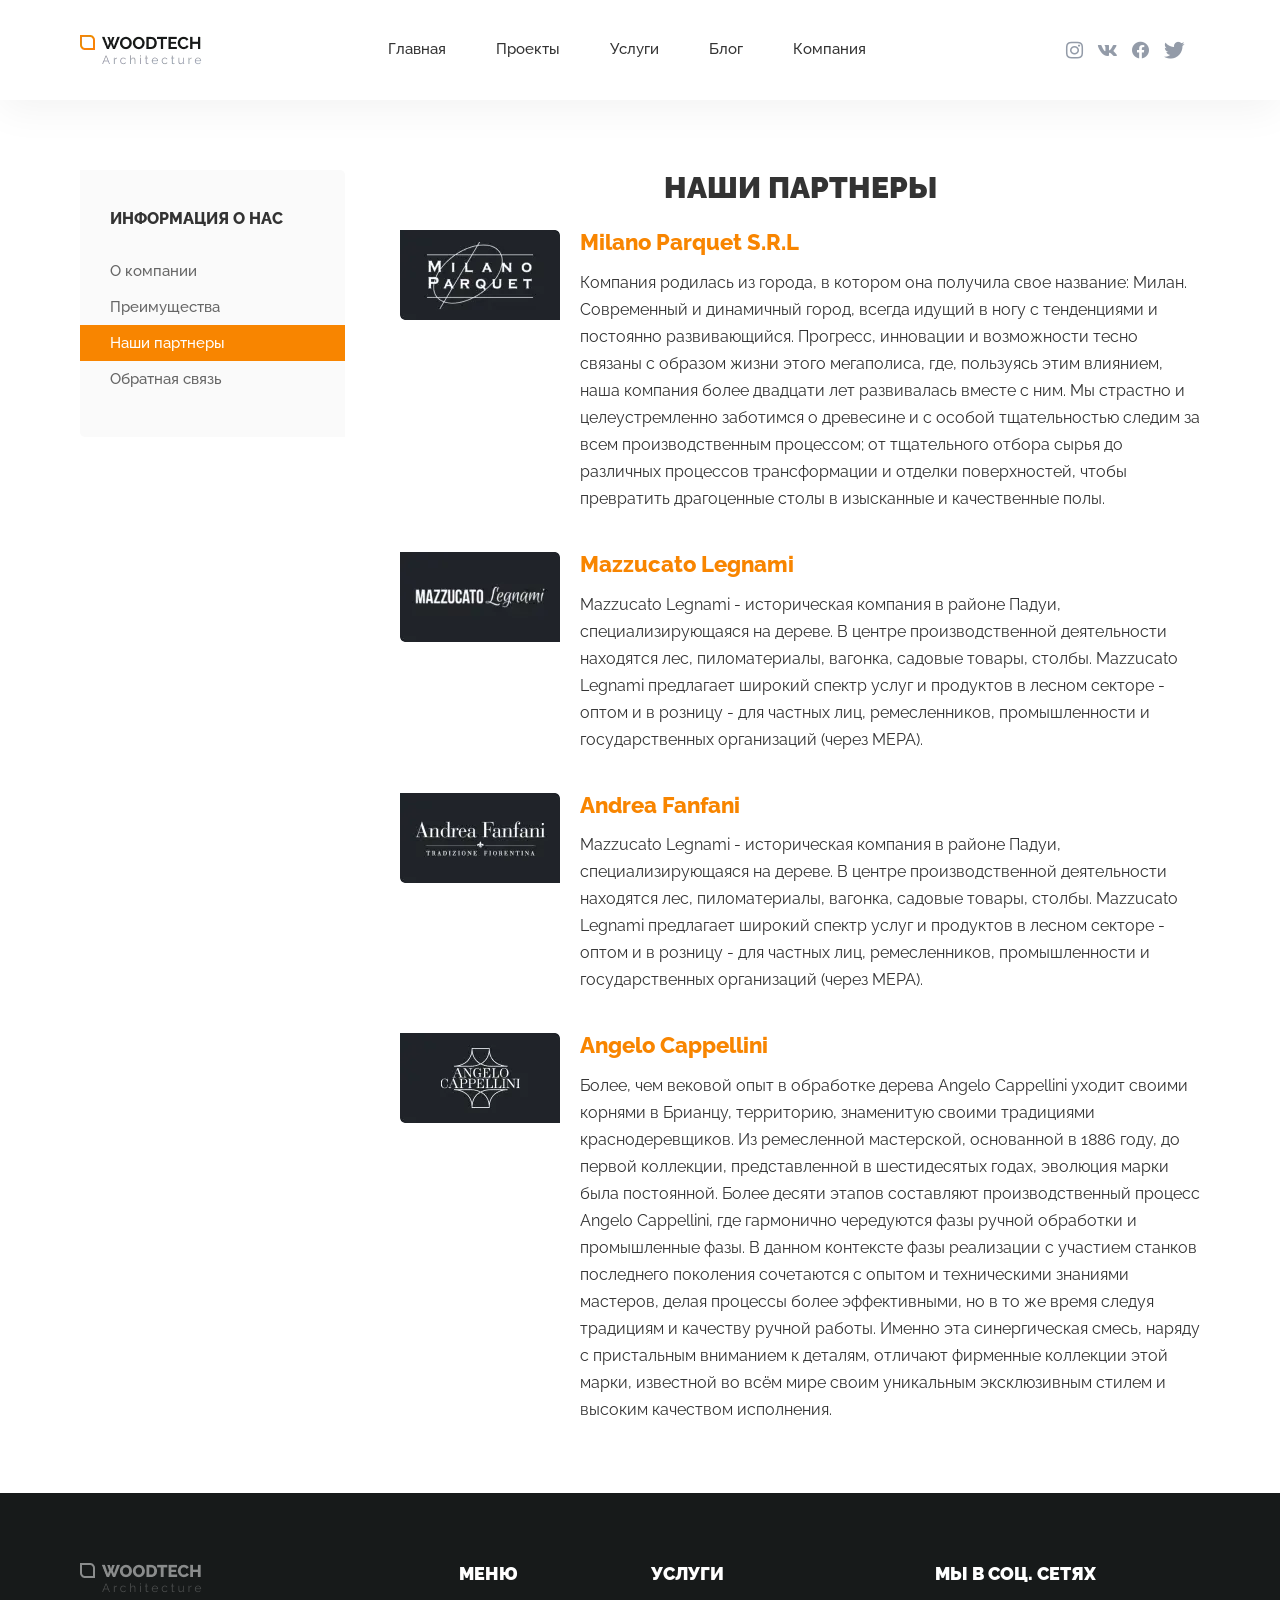
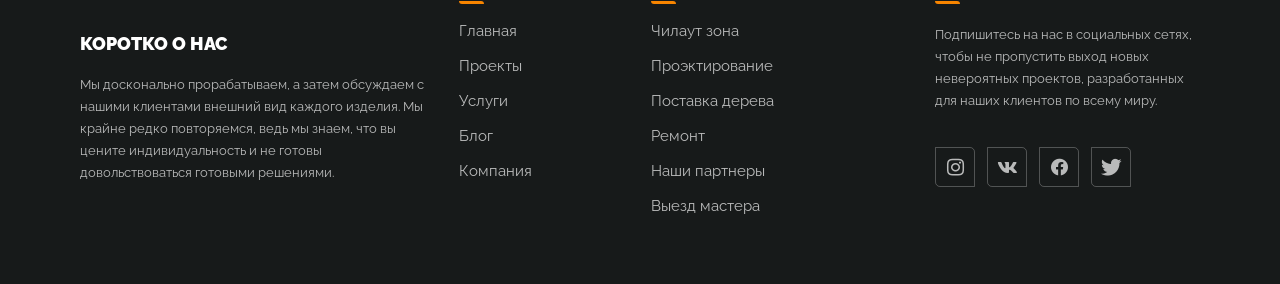
<file: partners.html>
<!DOCTYPE html>
<html lang="ru">

<head>
	<title>Наши партнеры</title>
	<meta charset="UTF-8">
	<meta name="format-detection" content="telephone=no">
	<!-- <style>body{opacity: 0;}</style> -->
	<link rel="stylesheet" href="css/style.min.css?_v=20220917101238">
	<!-- <meta name="robots" content="noindex, nofollow"> -->
	<meta name="viewport" content="width=device-width, initial-scale=1.0">
</head>

<body>
	<div class="wrapper">
		<header class="header--white">
			<div class="header__container">

				<div class="header__body">

					<a class="header__logo logo" href="index.html">
					</a>

					<div class="header__menu menu">
						<nav class="menu__body">
							<ul class="menu__list">
								<li class="menu__item">
									<a href="index.html" class="menu__link">Главная</a>
								</li>
								<li class="menu__item">
									<a href="project.html" class="menu__link">Проекты</a>
								</li>
								<li class="menu__item">
									<a href="services.html" class="menu__link">Услуги</a>
								</li>
								<li class="menu__item">
									<a href="blog.html" class="menu__link">Блог</a>
								</li>
								<li class="menu__item">
									<a href="about.html" class="menu__link">Компания</a>
								</li>
							</ul>
						</nav>

						<div class="menu__burger burger-menu">
							<span></span>
						</div>
					</div>

					<div data-da=".menu__body, 479" class="header__social social-menu">
						<a href="#no-scroll" class="social-menu__item _icon-instagram"></a>
						<a href="#no-scroll" class="social-menu__item _icon-vk"></a>
						<a href="#no-scroll" class="social-menu__item _icon-fb"></a>
						<a href="#no-scroll" class="social-menu__item _icon-twit"></a>
					</div>

				</div>

			</div>
		</header>
		<main id="#partners.html" class="page page-partners">

			<div class="page-partners__container _container">

				<div class="page-partners__body">

					<aside class="page-partners__sidebar sidebar">
						<h3 class="sidebar__title">Информация о нас</h3>
						<ul class="sidebar__list">
							<li class="sidebar__item">
								<a href="about.html" class="sidebar__link">О компании</a>
							</li>
							<li class="sidebar__item">
								<a href="benefits.html" class="sidebar__link">Преимущества</a>
							</li>
							<li class="sidebar__item sidebar__item--active">
								<a href="#no-scroll" class="sidebar__link">Наши партнеры</a>
							</li>
							<li class="sidebar__item">
								<a href="contacts.html" class="sidebar__link">Обратная связь</a>
							</li>
						</ul>
					</aside>

					<div class="page-partners__content content-partners">
						<h2 class="content-partners__title title">Наши партнеры</h2>

						<div class="content-partners__items">

							<div class="content-partners__item partners-item">

								<div class="partners-item__box">
									<picture><source srcset="img/page-partners/milano.webp" type="image/webp"><img class="partners-item__box-img" src="img/page-partners/milano.jpg" alt="photo"></picture>
								</div>

								<div class="partners-item__content">
									<a href="#no-scroll" class="partners-item__author">
										Milano Parquet S.R.L
									</a>
									<p class="partners-item__text">
										Компания родилась из города, в котором она получила свое название: Милан. Современный и
										динамичный город, всегда идущий
										в ногу с тенденциями и постоянно развивающийся. Прогресс, инновации и возможности тесно
										связаны с образом жизни этого
										мегаполиса, где, пользуясь этим влиянием, наша компания более двадцати лет развивалась
										вместе с ним. Мы страстно и
										целеустремленно заботимся о древесине и с особой тщательностью следим за всем
										производственным процессом; от тщательного
										отбора сырья до различных процессов трансформации и отделки поверхностей, чтобы превратить
										драгоценные столы в
										изысканные и качественные полы.
									</p>
								</div>

							</div>

							<div class="content-partners__item partners-item">
								<div class="partners-item__box">
									<picture><source srcset="img/page-partners/mazzucato.webp" type="image/webp"><img src="img/page-partners/mazzucato.jpg" alt="photo" class="partners-item__box-img"></picture>
								</div>
								<div class="partners-item__content">
									<a href="#no-scroll" class="partners-item__author">
										Mazzucato Legnami
									</a>
									<p class="partners-item__text">
										Mazzucato Legnami - историческая компания в районе Падуи, специализирующаяся на дереве. В
										центре производственной
										деятельности находятся лес, пиломатериалы, вагонка, садовые товары, столбы. Mazzucato
										Legnami предлагает широкий спектр
										услуг и продуктов в лесном секторе - оптом и в розницу - для частных лиц, ремесленников,
										промышленности и
										государственных организаций (через MEPA).

									</p>
								</div>
							</div>

							<div class="content-partners__item partners-item">
								<div class="partners-item__box">
									<picture><source srcset="img/page-partners/fanfani.webp" type="image/webp"><img src="img/page-partners/fanfani.jpg" alt="photo" class="partners-item__box-img"></picture>
								</div>
								<div class="partners-item__content">
									<a href="#no-scroll" class="partners-item__author">
										Andrea Fanfani
									</a>
									<p class="partners-item__text">
										Mazzucato Legnami - историческая компания в районе Падуи, специализирующаяся на дереве. В
										центре производственной
										деятельности находятся лес, пиломатериалы, вагонка, садовые товары, столбы. Mazzucato
										Legnami предлагает широкий спектр
										услуг и продуктов в лесном секторе - оптом и в розницу - для частных лиц, ремесленников,
										промышленности и
										государственных организаций (через MEPA).
									</p>
								</div>
							</div>

							<div class="content-partners__item partners-item">
								<div class="partners-item__box">
									<picture><source srcset="img/page-partners/capelini.webp" type="image/webp"><img src="img/page-partners/capelini.jpg" alt="photo" class="partners-item__box-img"></picture>
								</div>
								<div class="partners-item__content">
									<a href="#no-scroll" class="partners-item__author">
										Angelo Cappellini
									</a>
									<p class="partners-item__text">
										Более, чем вековой опыт в обработке дерева Angelo Cappellini уходит своими корнями в
										Брианцу, территорию, знаменитую
										своими традициями краснодеревщиков. Из ремесленной мастерской, основанной в 1886 году, до
										первой коллекции,
										представленной в шестидесятых годах, эволюция марки была постоянной.
										Более десяти этапов составляют производственный процесс Angelo Cappellini, где гармонично
										чередуются фазы ручной
										обработки и промышленные фазы. В данном контексте фазы реализации с участием станков
										последнего поколения сочетаются с
										опытом и техническими знаниями мастеров, делая процессы более эффективными, но в то же
										время следуя традициям и качеству
										ручной работы. Именно эта синергическая смесь, наряду с пристальным вниманием к деталям,
										отличают фирменные коллекции
										этой марки, известной во всём мире своим уникальным эксклюзивным стилем и высоким
										качеством исполнения.
									</p>
								</div>
							</div>

						</div>
					</div>

				</div>

			</div>

		</main>
		<footer class="footer">
			<div class="footer__container">

				<div class="footer__body">

					<div class="footer__content content-footer">
						<a href="index.html" class="content-footer__logo">
							<picture><source srcset="img/footer/footer-logo.webp" type="image/webp"><img src="img/footer/footer-logo.png" alt="logo"></picture>
						</a>
						<h3 class="content-footer__title footer-title">
							<span>Коротко о нас</span>
						</h3>
						<p class="content-footer__text">
							Мы досконально прорабатываем, а затем обсуждаем с нашими клиентами внешний вид каждого изделия. Мы крайне
							редко повторяемся, ведь мы знаем, что вы цените индивидуальность и не готовы довольствоваться готовыми
							решениями.
						</p>
					</div>

					<div class="footer__menu-block footer-block">

						<div data-spollers="992" class="item-menu-footer__spoller spoller-item-footer">

							<div class="spoller-item-footer__item">

								<button class="spoller-item-footer__title footer-title title-decor _icon-arrow-left" type="button" data-spoller>Меню</button>

								<div class="spoller-item-footer__body">

									<nav class="menu-footer">
										<ul class="menu-footer__list">
											<li class="menu-footer__item">
												<a href="index.html" class="menu-footer__link">Главная</a>
											</li>
											<li class="menu-footer__item">
												<a href="project.html" class="menu-footer__link">Проекты</a>
											</li>
											<li class="menu-footer__item">
												<a href="services.html" class="menu-footer__link">Услуги</a>
											</li>
											<li class="menu-footer__item">
												<a href="blog.html" class="menu-footer__link">Блог</a>
											</li>
											<li class="menu-footer__item">
												<a href="about.html" class="menu-footer__link">Компания</a>
											</li>
										</ul>
									</nav>

								</div>
							</div>

							<div class="spoller-item-footer__item">

								<button class="spoller-item-footer__title footer-title title-decor _icon-arrow-left" type="button" data-spoller>Услуги</button>

								<div class="spoller-item-footer__body">

									<nav class="menu-footer">
										<ul class="menu-footer__list">
											<li class="menu-footer__item">
												<a href="readingArea.html" class="menu-footer__link">
													Чилаут зона
												</a>
											</li>
											<li class="menu-footer__item">
												<a href="project.html" class="menu-footer__link">
													Проэктирование
												</a>
											</li>
											<li class="menu-footer__item">
												<a href="#no-scroll" class="menu-footer__link">
													Поставка дерева
												</a>
											</li>
											<li class="menu-footer__item">
												<a href="#no-scroll" class="menu-footer__link">
													Ремонт
												</a>
											</li>
											<li class="menu-footer__item">
												<a href="partners.html" class="menu-footer__link">
													Наши партнеры
												</a>
											</li>
											<li class="menu-footer__item">
												<a href="contacts.html" class="menu-footer__link">
													Выезд мастера
												</a>
											</li>
										</ul>
									</nav>

								</div>
							</div>

						</div>

					</div>

					<div class="footer__social social-footer">
						<h3 class="social-footer__title footer-title title-decor">
							<span>Мы в соц. сетях</span>
						</h3>
						<p class="social-footer__text">
							Подпишитесь на нас в социальных сетях, чтобы не пропустить выход новых невероятных проектов, разработанных для наших клиентов по всему миру.
						</p>
						<ul class="social-footer__list">
							<li class="social-footer__item">
								<a href="#no-scroll" class="social-footer__link _icon-instagram"></a>
							</li>
							<li class="social-footer__item">
								<a href="#no-scroll" class="social-footer__link _icon-vk"></a>
							</li>
							<li class="social-footer__item">
								<a href="#no-scroll" class="social-footer__link _icon-fb"></a>
							</li>
							<li class="social-footer__item">
								<a href="#no-scroll" class="social-footer__link _icon-twit"></a>
							</li>
						</ul>
					</div>

				</div>

			</div>

			<div class="footer__scroll">
				<a data-goto=".header, .header--white" data-goto-speed="1000" href="#no-scroll" class="scroll-up _icon-arrow-left"></a>
			</div>
		</footer>
	</div>
	<!--
<div id="popup" aria-hidden="true" class="popup">
	<div class="popup__wrapper">
		<div class="popup__content">
			<button data-close type="button" class="popup__close">Закрыть</button>
			<div class="popup__text">
			</div>
		</div>
	</div>
</div>-->


	<script src="js/app.min.js?_v=20220917101238"></script>
</body>

</html>
</file>
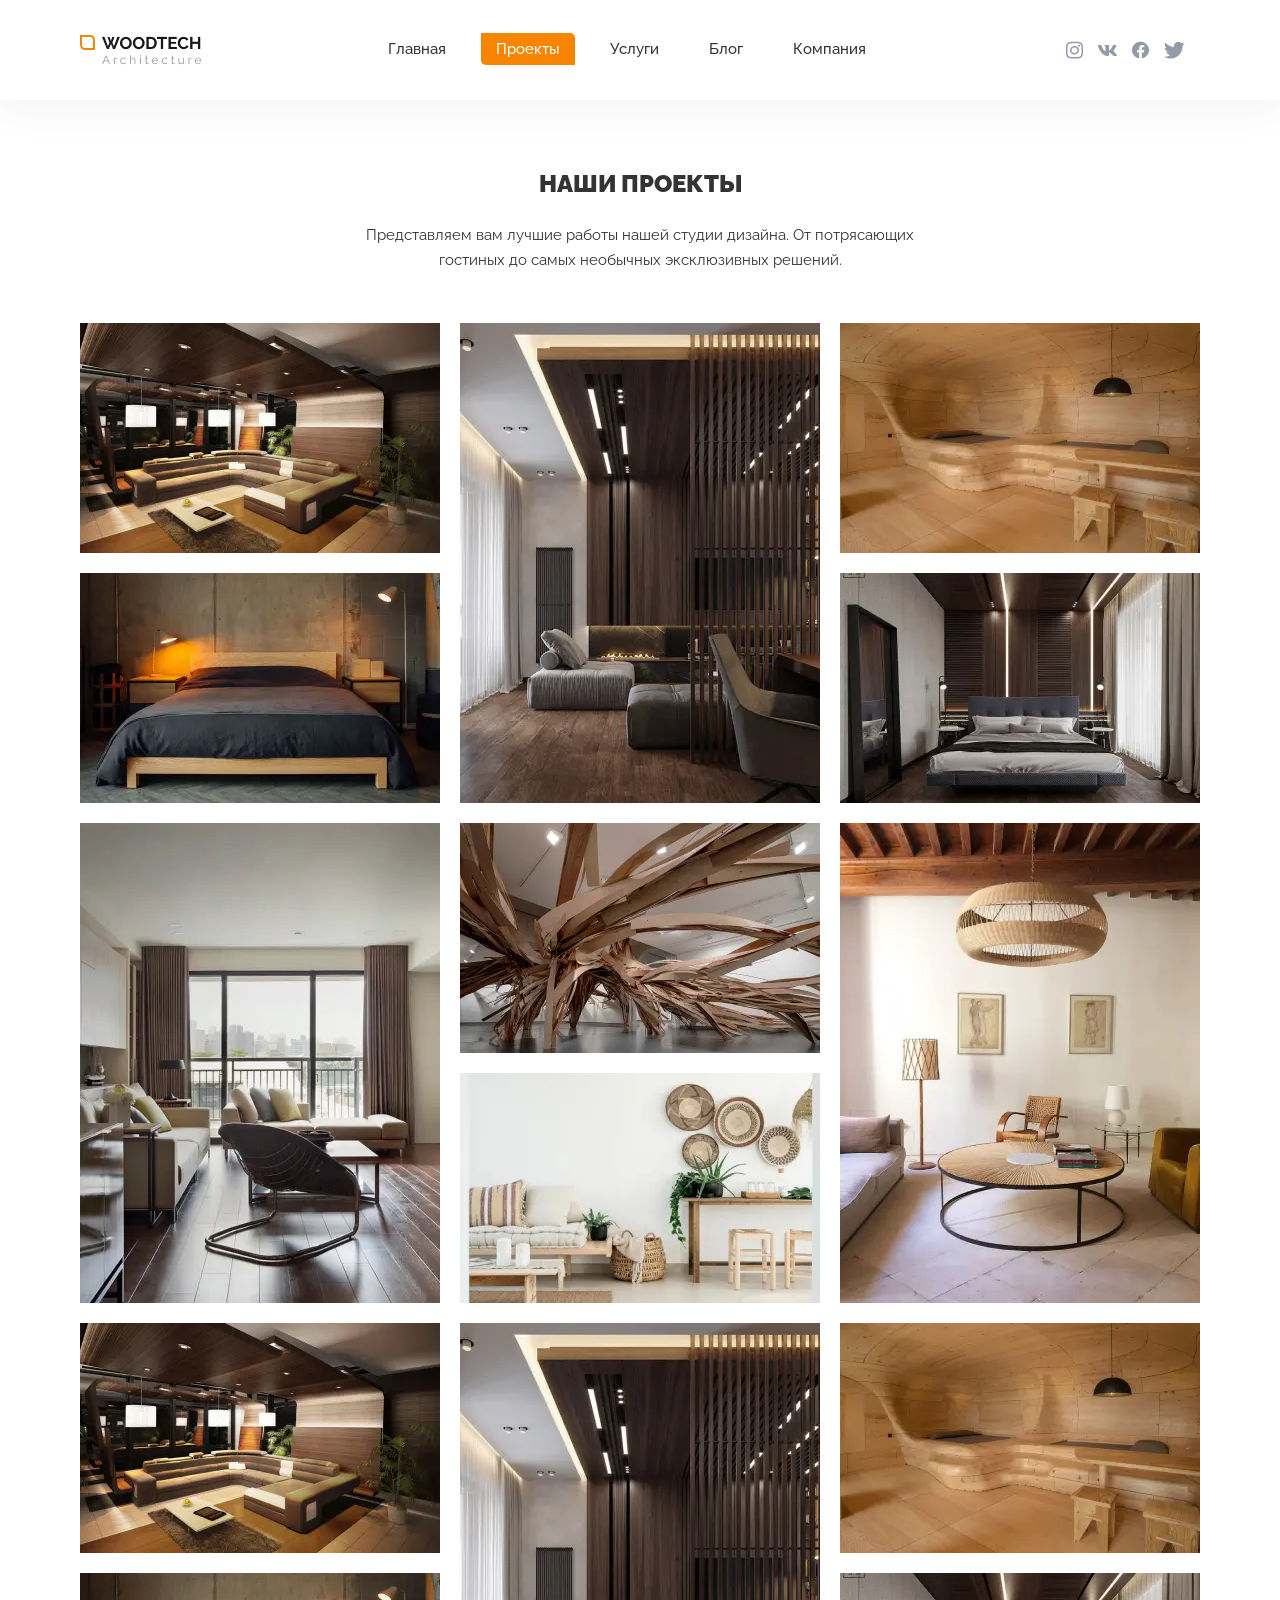
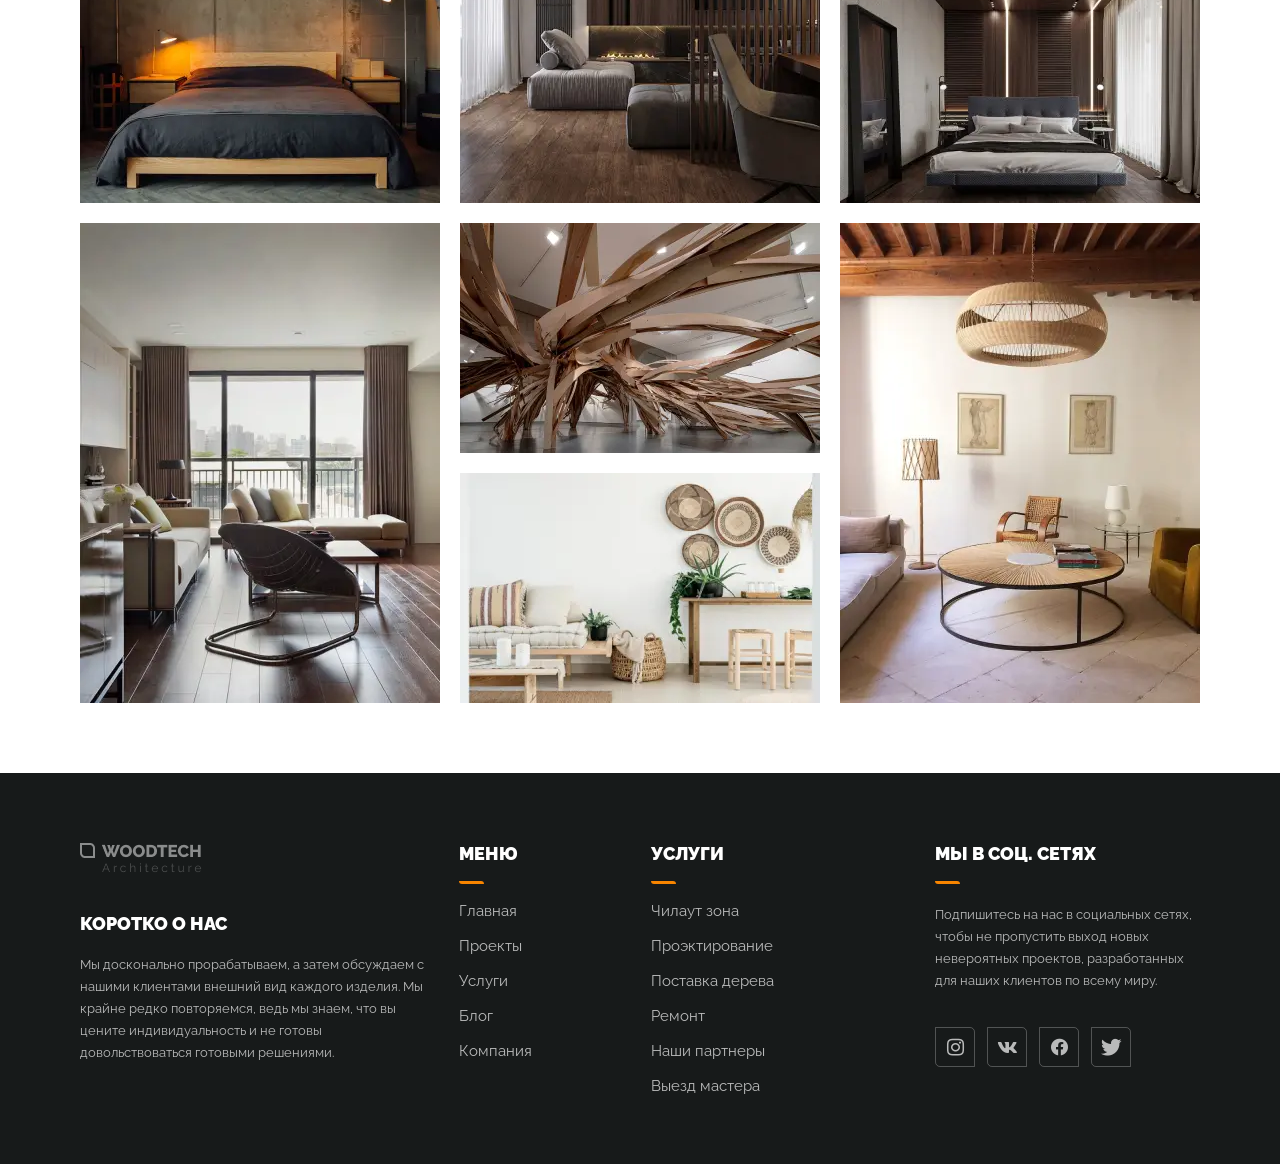
<file: project.html>
<!DOCTYPE html>
<html lang="ru">

<head>
	<title>Наши проекты</title>
	<meta charset="UTF-8">
	<meta name="format-detection" content="telephone=no">
	<!-- <style>body{opacity: 0;}</style> -->
	<link rel="stylesheet" href="css/style.min.css?_v=20220917101238">
	<!-- <meta name="robots" content="noindex, nofollow"> -->
	<meta name="viewport" content="width=device-width, initial-scale=1.0">
</head>

<body>
	<div class="wrapper">
		<header class="header--white">
			<div class="header__container">

				<div class="header__body">

					<a class="header__logo logo" href="index.html">
					</a>

					<div class="header__menu menu">
						<nav class="menu__body">
							<ul class="menu__list">
								<li class="menu__item">
									<a href="index.html" class="menu__link">Главная</a>
								</li>
								<li class="menu__item">
									<a href="project.html" class="menu__link">Проекты</a>
								</li>
								<li class="menu__item">
									<a href="services.html" class="menu__link">Услуги</a>
								</li>
								<li class="menu__item">
									<a href="blog.html" class="menu__link">Блог</a>
								</li>
								<li class="menu__item">
									<a href="about.html" class="menu__link">Компания</a>
								</li>
							</ul>
						</nav>

						<div class="menu__burger burger-menu">
							<span></span>
						</div>
					</div>

					<div data-da=".menu__body, 479" class="header__social social-menu">
						<a href="#no-scroll" class="social-menu__item _icon-instagram"></a>
						<a href="#no-scroll" class="social-menu__item _icon-vk"></a>
						<a href="#no-scroll" class="social-menu__item _icon-fb"></a>
						<a href="#no-scroll" class="social-menu__item _icon-twit"></a>
					</div>

				</div>

			</div>
		</header>
		<main id="#project.html" class="page page-project">

			<div class="page-project__container _container">

				<div class="page-project__body">
					<h2 class="page-project__title title">Наши проекты</h2>
					<p class="page-project__text">
						Представляем вам лучшие работы нашей студии дизайна. От потрясающих гостиных до самых необычных
						эксклюзивных решений.
					</p>

					<div class="page-project__items">

						<div class="page-project__item item-project">
							<div class="item-project__box-img-ibg">
								<picture><source srcset="img/page-project/01.webp" type="image/webp"><img class="item-project__img" src="img/page-project/01.jpg" alt="photo"></picture>
								<div class="item-project__hv hv-project">
									<h4 class="hv-project__subtitle">Заказчик компания «Арес»</h4>
									<h2 class="hv-project__title">Холл для гостей</h2>
									<a href="" class="hv-project__link">Ознакомиться</a>
								</div>
							</div>

						</div>

						<div class="page-project__item item-project item-project--big">
							<div class="item-project__box-img-ibg item-project__box-img-ibg--big">
								<picture><source srcset="img/page-project/02.webp" type="image/webp"><img class="item-project__img" src="img/page-project/02.jpg" alt="photo"></picture>
								<div class="item-project__hv item-project__hv--big hv-project">
									<h4 class="hv-project__subtitle">Заказчик компания «Арес»</h4>
									<h2 class="hv-project__title">Холл для гостей</h2>
									<a href="" class="hv-project__link">Ознакомиться</a>
								</div>
							</div>
						</div>

						<div class="page-project__item item-project">
							<div class="item-project__box-img-ibg">
								<picture><source srcset="img/page-project/03.webp" type="image/webp"><img class="item-project__img" src="img/page-project/03.png" alt="photo"></picture>
								<div class="item-project__hv hv-project">
									<h4 class="hv-project__subtitle">Заказчик компания «Арес»</h4>
									<h2 class="hv-project__title">Холл для гостей</h2>
									<a href="" class="hv-project__link">Ознакомиться</a>
								</div>
							</div>
						</div>

						<div class="page-project__item item-project">
							<div class="item-project__box-img-ibg">
								<picture><source srcset="img/page-project/04.webp" type="image/webp"><img class="item-project__img" src="img/page-project/04.jpg" alt="photo"></picture>
								<div class="item-project__hv hv-project">
									<h4 class="hv-project__subtitle">Заказчик компания «Арес»</h4>
									<h2 class="hv-project__title">Холл для гостей</h2>
									<a href="" class="hv-project__link">Ознакомиться</a>
								</div>
							</div>
						</div>

						<div class="page-project__item item-project">
							<div class="item-project__box-img-ibg">
								<picture><source srcset="img/page-project/05.webp" type="image/webp"><img class="item-project__img" src="img/page-project/05.jpg" alt="photo"></picture>
								<div class="item-project__hv hv-project">
									<h4 class="hv-project__subtitle">Заказчик компания «Арес»</h4>
									<h2 class="hv-project__title">Холл для гостей</h2>
									<a href="" class="hv-project__link">Ознакомиться</a>
								</div>
							</div>
						</div>

						<div class="page-project__item item-project item-project--big">
							<div class="item-project__box-img-ibg item-project__box-img-ibg--big">
								<picture><source srcset="img/page-project/06.webp" type="image/webp"><img class="item-project__img" src="img/page-project/06.jpg" alt="photo"></picture>
								<div class="item-project__hv item-project__hv--big hv-project">
									<h4 class="hv-project__subtitle">Заказчик компания «Арес»</h4>
									<h2 class="hv-project__title">Холл для гостей</h2>
									<a href="" class="hv-project__link">Ознакомиться</a>
								</div>
							</div>
						</div>

						<div class="page-project__item item-project">
							<div class="item-project__box-img-ibg">
								<picture><source srcset="img/page-project/07.webp" type="image/webp"><img class="item-project__img" src="img/page-project/07.jpg" alt="photo"></picture>
								<div class="item-project__hv hv-project">
									<h4 class="hv-project__subtitle">Заказчик компания «Арес»</h4>
									<h2 class="hv-project__title">Холл для гостей</h2>
									<a href="" class="hv-project__link">Ознакомиться</a>
								</div>
							</div>
						</div>

						<div class="page-project__item item-project item-project--big">
							<div class="item-project__box-img-ibg item-project__box-img-ibg--big">
								<picture><source srcset="img/page-project/08.webp" type="image/webp"><img class="item-project__img" src="img/page-project/08.jpg" alt="photo"></picture>
								<div class="item-project__hv item-project__hv--big hv-project">
									<h4 class="hv-project__subtitle">Заказчик компания «Арес»</h4>
									<h2 class="hv-project__title">Холл для гостей</h2>
									<a href="" class="hv-project__link">Ознакомиться</a>
								</div>
							</div>
						</div>

						<div class="page-project__item item-project">
							<div class="item-project__box-img-ibg">
								<picture><source srcset="img/page-project/09.webp" type="image/webp"><img class="item-project__img" src="img/page-project/09.jpg" alt="photo"></picture>
								<div class="item-project__hv hv-project">
									<h4 class="hv-project__subtitle">Заказчик компания «Арес»</h4>
									<h2 class="hv-project__title">Холл для гостей</h2>
									<a href="" class="hv-project__link">Ознакомиться</a>
								</div>
							</div>
						</div>

						<div class="page-project__item item-project">
							<div class="item-project__box-img-ibg">
								<picture><source srcset="img/page-project/10.webp" type="image/webp"><img class="item-project__img" src="img/page-project/10.jpg" alt="photo"></picture>
								<div class="item-project__hv hv-project">
									<h4 class="hv-project__subtitle">Заказчик компания «Арес»</h4>
									<h2 class="hv-project__title">Холл для гостей</h2>
									<a href="" class="hv-project__link">Ознакомиться</a>
								</div>
							</div>
						</div>

						<div class="page-project__item item-project item-project--big">
							<div class="item-project__box-img-ibg item-project__box-img-ibg--big">
								<picture><source srcset="img/page-project/11.webp" type="image/webp"><img class="item-project__img" src="img/page-project/11.jpg" alt="photo"></picture>
								<div class="item-project__hv item-project__hv--big hv-project">
									<h4 class="hv-project__subtitle">Заказчик компания «Арес»</h4>
									<h2 class="hv-project__title">Холл для гостей</h2>
									<a href="" class="hv-project__link">Ознакомиться</a>
								</div>
							</div>
						</div>

						<div class="page-project__item item-project">
							<div class="item-project__box-img-ibg">
								<picture><source srcset="img/page-project/12.webp" type="image/webp"><img class="item-project__img" src="img/page-project/12.jpg" alt="photo"></picture>
								<div class="item-project__hv hv-project">
									<h4 class="hv-project__subtitle">Заказчик компания «Арес»</h4>
									<h2 class="hv-project__title">Холл для гостей</h2>
									<a href="" class="hv-project__link">Ознакомиться</a>
								</div>
							</div>
						</div>

						<div class="page-project__item item-project">
							<div class="item-project__box-img-ibg">
								<picture><source srcset="img/page-project/13.webp" type="image/webp"><img class="item-project__img" src="img/page-project/13.jpg" alt="photo"></picture>
								<div class="item-project__hv hv-project">
									<h4 class="hv-project__subtitle">Заказчик компания «Арес»</h4>
									<h2 class="hv-project__title">Холл для гостей</h2>
									<a href="" class="hv-project__link">Ознакомиться</a>
								</div>
							</div>
						</div>

						<div class="page-project__item item-project">
							<div class="item-project__box-img-ibg">
								<picture><source srcset="img/page-project/14.webp" type="image/webp"><img class="item-project__img" src="img/page-project/14.jpg" alt="photo"></picture>
								<div class="item-project__hv hv-project">
									<h4 class="hv-project__subtitle">Заказчик компания «Арес»</h4>
									<h2 class="hv-project__title">Холл для гостей</h2>
									<a href="" class="hv-project__link">Ознакомиться</a>
								</div>
							</div>
						</div>

						<div class="page-project__item item-project item-project--big">
							<div class="item-project__box-img-ibg item-project__box-img-ibg--big">
								<picture><source srcset="img/page-project/15.webp" type="image/webp"><img class="item-project__img" src="img/page-project/15.jpg" alt="photo"></picture>
								<div class="item-project__hv item-project__hv--big hv-project">
									<h4 class="hv-project__subtitle">Заказчик компания «Арес»</h4>
									<h2 class="hv-project__title">Холл для гостей</h2>
									<a href="" class="hv-project__link">Ознакомиться</a>
								</div>
							</div>
						</div>

						<div class="page-project__item item-project">
							<div class="item-project__box-img-ibg">
								<picture><source srcset="img/page-project/16.webp" type="image/webp"><img class="item-project__img" src="img/page-project/16.jpg" alt="photo"></picture>
								<div class="item-project__hv hv-project">
									<h4 class="hv-project__subtitle">Заказчик компания «Арес»</h4>
									<h2 class="hv-project__title">Холл для гостей</h2>
									<a href="" class="hv-project__link">Ознакомиться</a>
								</div>
							</div>
						</div>

						<div class="page-project__item item-project item-project--big">
							<div class="item-project__box-img-ibg item-project__box-img-ibg--big">
								<picture><source srcset="img/page-project/17.webp" type="image/webp"><img class="item-project__img" src="img/page-project/17.jpg" alt="photo"></picture>
								<div class="item-project__hv item-project__hv--big hv-project">
									<h4 class="hv-project__subtitle">Заказчик компания «Арес»</h4>
									<h2 class="hv-project__title">Холл для гостей</h2>
									<a href="" class="hv-project__link">Ознакомиться</a>
								</div>
							</div>
						</div>

						<div class="page-project__item item-project">
							<div class="item-project__box-img-ibg">
								<picture><source srcset="img/page-project/18.webp" type="image/webp"><img class="item-project__img" src="img/page-project/18.jpg" alt="photo"></picture>
								<div class="item-project__hv hv-project">
									<h4 class="hv-project__subtitle">Заказчик компания «Арес»</h4>
									<h2 class="hv-project__title">Холл для гостей</h2>
									<a href="" class="hv-project__link">Ознакомиться</a>
								</div>
							</div>
						</div>

					</div>

				</div>

			</div>

		</main>
		<footer class="footer">
			<div class="footer__container">

				<div class="footer__body">

					<div class="footer__content content-footer">
						<a href="index.html" class="content-footer__logo">
							<picture><source srcset="img/footer/footer-logo.webp" type="image/webp"><img src="img/footer/footer-logo.png" alt="logo"></picture>
						</a>
						<h3 class="content-footer__title footer-title">
							<span>Коротко о нас</span>
						</h3>
						<p class="content-footer__text">
							Мы досконально прорабатываем, а затем обсуждаем с нашими клиентами внешний вид каждого изделия. Мы крайне
							редко повторяемся, ведь мы знаем, что вы цените индивидуальность и не готовы довольствоваться готовыми
							решениями.
						</p>
					</div>

					<div class="footer__menu-block footer-block">

						<div data-spollers="992" class="item-menu-footer__spoller spoller-item-footer">

							<div class="spoller-item-footer__item">

								<button class="spoller-item-footer__title footer-title title-decor _icon-arrow-left" type="button" data-spoller>Меню</button>

								<div class="spoller-item-footer__body">

									<nav class="menu-footer">
										<ul class="menu-footer__list">
											<li class="menu-footer__item">
												<a href="index.html" class="menu-footer__link">Главная</a>
											</li>
											<li class="menu-footer__item">
												<a href="project.html" class="menu-footer__link">Проекты</a>
											</li>
											<li class="menu-footer__item">
												<a href="services.html" class="menu-footer__link">Услуги</a>
											</li>
											<li class="menu-footer__item">
												<a href="blog.html" class="menu-footer__link">Блог</a>
											</li>
											<li class="menu-footer__item">
												<a href="about.html" class="menu-footer__link">Компания</a>
											</li>
										</ul>
									</nav>

								</div>
							</div>

							<div class="spoller-item-footer__item">

								<button class="spoller-item-footer__title footer-title title-decor _icon-arrow-left" type="button" data-spoller>Услуги</button>

								<div class="spoller-item-footer__body">

									<nav class="menu-footer">
										<ul class="menu-footer__list">
											<li class="menu-footer__item">
												<a href="readingArea.html" class="menu-footer__link">
													Чилаут зона
												</a>
											</li>
											<li class="menu-footer__item">
												<a href="project.html" class="menu-footer__link">
													Проэктирование
												</a>
											</li>
											<li class="menu-footer__item">
												<a href="#no-scroll" class="menu-footer__link">
													Поставка дерева
												</a>
											</li>
											<li class="menu-footer__item">
												<a href="#no-scroll" class="menu-footer__link">
													Ремонт
												</a>
											</li>
											<li class="menu-footer__item">
												<a href="partners.html" class="menu-footer__link">
													Наши партнеры
												</a>
											</li>
											<li class="menu-footer__item">
												<a href="contacts.html" class="menu-footer__link">
													Выезд мастера
												</a>
											</li>
										</ul>
									</nav>

								</div>
							</div>

						</div>

					</div>

					<div class="footer__social social-footer">
						<h3 class="social-footer__title footer-title title-decor">
							<span>Мы в соц. сетях</span>
						</h3>
						<p class="social-footer__text">
							Подпишитесь на нас в социальных сетях, чтобы не пропустить выход новых невероятных проектов, разработанных для наших клиентов по всему миру.
						</p>
						<ul class="social-footer__list">
							<li class="social-footer__item">
								<a href="#no-scroll" class="social-footer__link _icon-instagram"></a>
							</li>
							<li class="social-footer__item">
								<a href="#no-scroll" class="social-footer__link _icon-vk"></a>
							</li>
							<li class="social-footer__item">
								<a href="#no-scroll" class="social-footer__link _icon-fb"></a>
							</li>
							<li class="social-footer__item">
								<a href="#no-scroll" class="social-footer__link _icon-twit"></a>
							</li>
						</ul>
					</div>

				</div>

			</div>

			<div class="footer__scroll">
				<a data-goto=".header, .header--white" data-goto-speed="1000" href="#no-scroll" class="scroll-up _icon-arrow-left"></a>
			</div>
		</footer>
	</div>
	<!--
<div id="popup" aria-hidden="true" class="popup">
	<div class="popup__wrapper">
		<div class="popup__content">
			<button data-close type="button" class="popup__close">Закрыть</button>
			<div class="popup__text">
			</div>
		</div>
	</div>
</div>-->


	<script src="js/app.min.js?_v=20220917101238"></script>
</body>

</html>
</file>
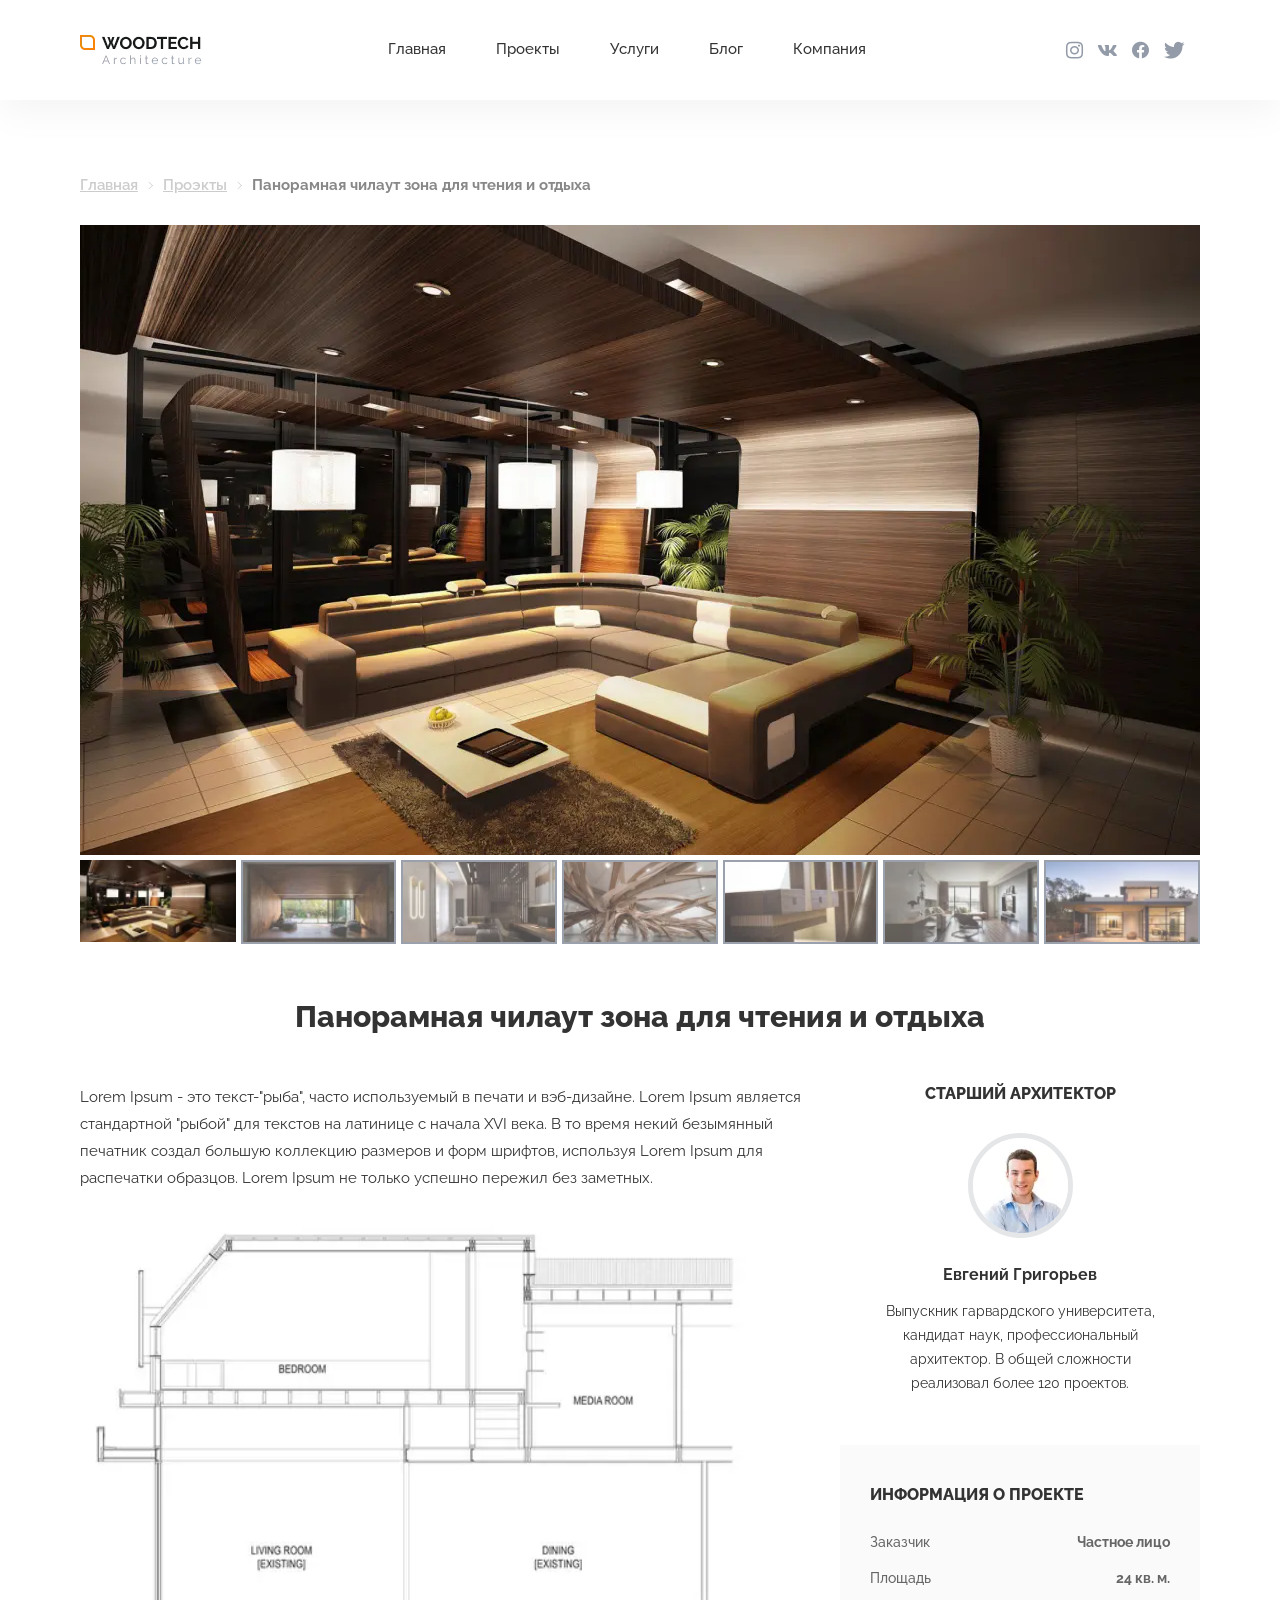
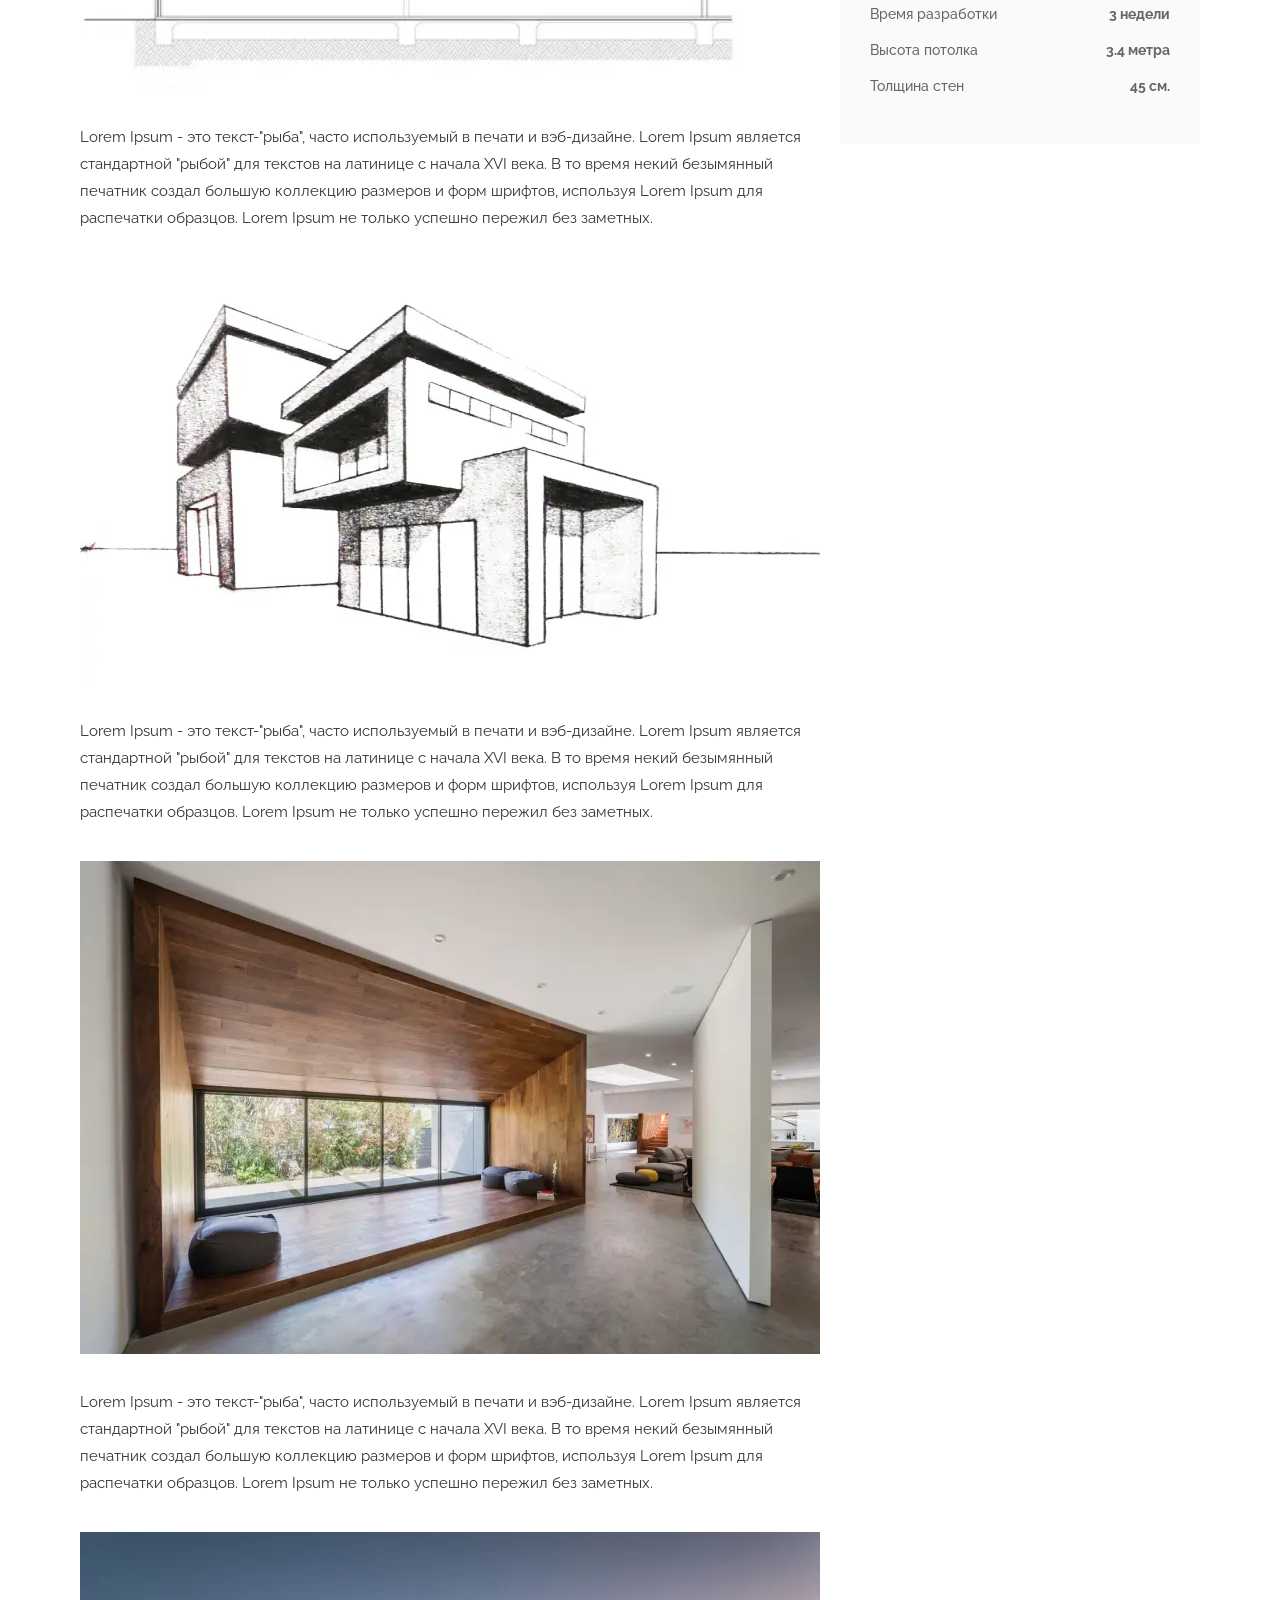
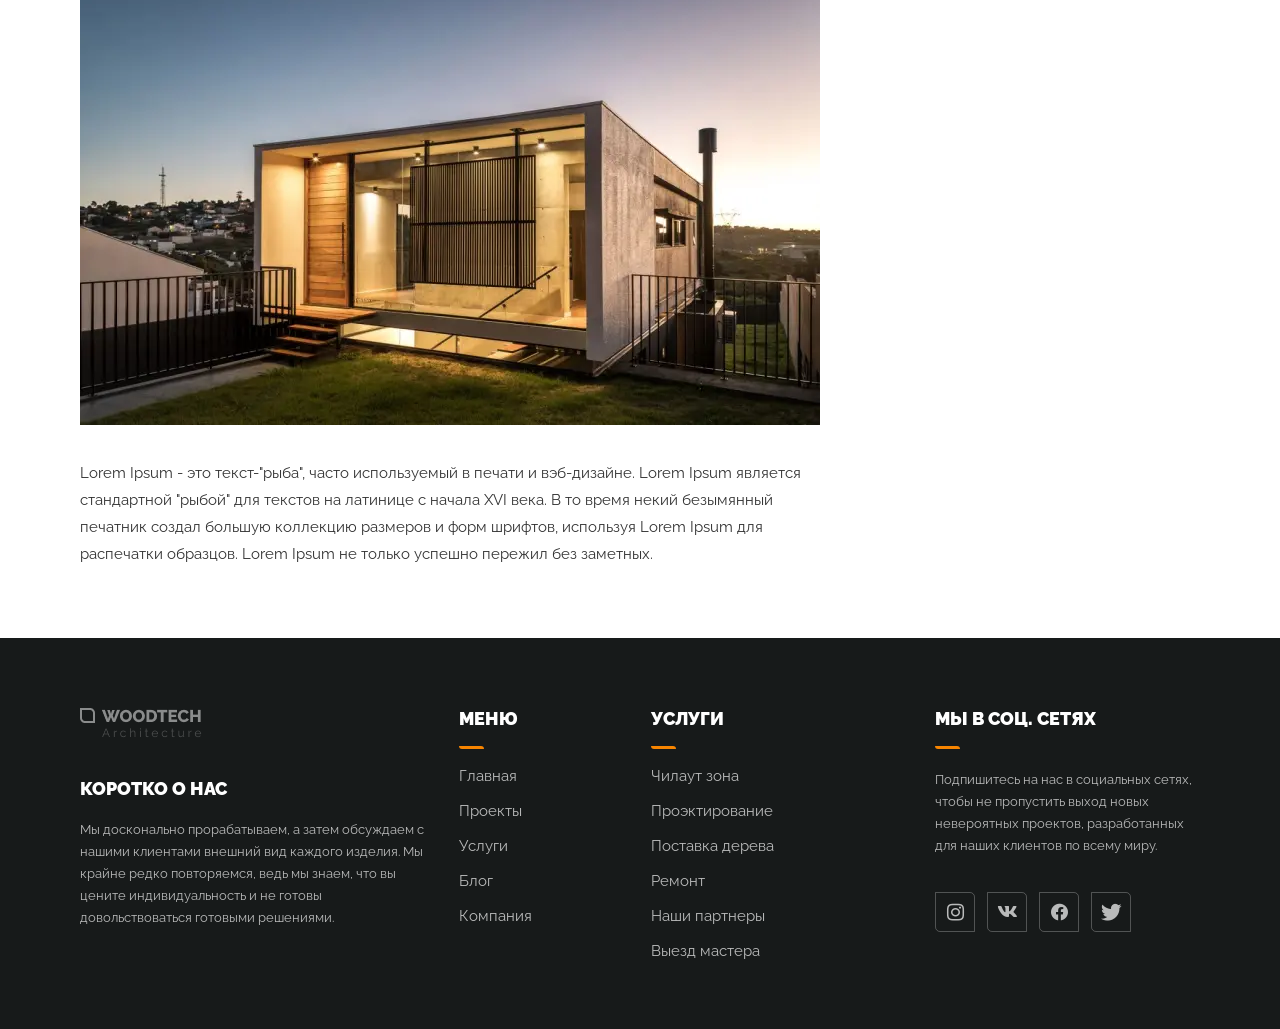
<file: readingArea.html>
<!DOCTYPE html>
<html lang="ru">

<head>
	<title>Зона для чтения и отдыха</title>
	<meta charset="UTF-8">
	<meta name="format-detection" content="telephone=no">
	<!-- <style>body{opacity: 0;}</style> -->
	<link rel="stylesheet" href="css/style.min.css?_v=20220917101238">
	<!-- <meta name="robots" content="noindex, nofollow"> -->
	<meta name="viewport" content="width=device-width, initial-scale=1.0">
</head>

<body>
	<div class="wrapper">
		<header class="header--white">
			<div class="header__container">

				<div class="header__body">

					<a class="header__logo logo" href="index.html">
					</a>

					<div class="header__menu menu">
						<nav class="menu__body">
							<ul class="menu__list">
								<li class="menu__item">
									<a href="index.html" class="menu__link">Главная</a>
								</li>
								<li class="menu__item">
									<a href="project.html" class="menu__link">Проекты</a>
								</li>
								<li class="menu__item">
									<a href="services.html" class="menu__link">Услуги</a>
								</li>
								<li class="menu__item">
									<a href="blog.html" class="menu__link">Блог</a>
								</li>
								<li class="menu__item">
									<a href="about.html" class="menu__link">Компания</a>
								</li>
							</ul>
						</nav>

						<div class="menu__burger burger-menu">
							<span></span>
						</div>
					</div>

					<div data-da=".menu__body, 479" class="header__social social-menu">
						<a href="#no-scroll" class="social-menu__item _icon-instagram"></a>
						<a href="#no-scroll" class="social-menu__item _icon-vk"></a>
						<a href="#no-scroll" class="social-menu__item _icon-fb"></a>
						<a href="#no-scroll" class="social-menu__item _icon-twit"></a>
					</div>

				</div>

			</div>
		</header>
		<main id="#readingArea.html" class="page page-readArea">

			<div class="page-readArea__container _container">

				<div class="page-readArea__panoramic panoramic">

					<nav class="breadcrumbs panoramic__breadcrumbs">
						<ul class="breadcrumbs__list">
							<li class="breadcrumbs__item">
								<a href="index.html" class="breadcrumbs__link">Главная</a><span></span>
							</li>
							<li class="breadcrumbs__item">
								<a href="project.html" class="breadcrumbs__link">Проэкты</a><span></span>
							</li>
							<li class="breadcrumbs__item">
								<span class="breadcrumbs__current">Панорамная чилаут зона для чтения и отдыха</span>
							</li>
						</ul>
					</nav>

					<div class="panoramic__slider slider-panoramic">

						<div class="slider-panoramic__swiper slider-panoramic__swiper">

							<div class="slider-panoramic__slide slide-panoramic">
								<a href="#no-scroll" class="slide-panoramic__box-ibg">
									<picture><source srcset="img/panoramic/main-slide-01.webp" type="image/webp"><img class="slide-panoramic__img" src="img/panoramic/main-slide-01.jpg" alt="photo"></picture>
								</a>
							</div>

							<div class="slider-panoramic__slide slide-panoramic">
								<a href="#no-scroll" class="slide-panoramic__box-ibg">
									<picture><source srcset="img/panoramic/main-slide-02.webp" type="image/webp"><img class="slide-panoramic__img" src="img/panoramic/main-slide-02.jpg" alt="photo"></picture>
								</a>
							</div>

							<div class="slider-panoramic__slide slide-panoramic">
								<a href="#no-scroll" class="slide-panoramic__box-ibg">
									<picture><source srcset="img/panoramic/main-slide-03.webp" type="image/webp"><img class="slide-panoramic__img" src="img/panoramic/main-slide-03.jpg" alt="photo"></picture>
								</a>
							</div>

							<div class="slider-panoramic__slide slide-panoramic">
								<a href="#no-scroll" class="slide-panoramic__box-ibg">
									<picture><source srcset="img/panoramic/main-slide-04.webp" type="image/webp"><img class="slide-panoramic__img" src="img/panoramic/main-slide-04.jpg" alt="photo"></picture>
								</a>
							</div>

							<div class="slider-panoramic__slide slide-panoramic">
								<a href="#no-scroll" class="slide-panoramic__box-ibg">
									<picture><source srcset="img/panoramic/main-slide-05.webp" type="image/webp"><img class="slide-panoramic__img" src="img/panoramic/main-slide-05.jpg" alt="photo"></picture>
								</a>
							</div>

							<div class="slider-panoramic__slide slide-panoramic">
								<a href="#no-scroll" class="slide-panoramic__box-ibg">
									<picture><source srcset="img/panoramic/main-slide-06.webp" type="image/webp"><img class="slide-panoramic__img" src="img/panoramic/main-slide-06.jpg" alt="photo"></picture>
								</a>
							</div>

							<div class="slider-panoramic__slide slide-panoramic">
								<a href="#no-scroll" class="slide-panoramic__box-ibg">
									<picture><source srcset="img/panoramic/main-slide-07.webp" type="image/webp"><img class="slide-panoramic__img" src="img/panoramic/main-slide-07.jpg" alt="photo"></picture>
								</a>
							</div>

						</div>

					</div>

					<div class="panoramic__preview preview-panoramic">
						<div class="preview-panoramic__swiper">

							<div class="preview-panoramic__slide slide-preview-panoramic">
								<a href="#no-scroll" class="slide-preview-panoramic__box-ibg">
									<picture><source srcset="img/panoramic/preview-01.webp" type="image/webp"><img class="slide-preview-panoramic__img" src="img/panoramic/preview-01.jpg" alt="photo"></picture>
								</a>
							</div>
							<div class="preview-panoramic__slide slide-preview-panoramic">
								<a href="#no-scroll" class="slide-preview-panoramic__box-ibg">
									<picture><source srcset="img/panoramic/preview-02.webp" type="image/webp"><img class="slide-preview-panoramic__img" src="img/panoramic/preview-02.jpg" alt="photo"></picture>
								</a>
							</div>
							<div class="preview-panoramic__slide slide-preview-panoramic">
								<a href="#no-scroll" class="slide-preview-panoramic__box-ibg">
									<picture><source srcset="img/panoramic/preview-03.webp" type="image/webp"><img class="slide-preview-panoramic__img" src="img/panoramic/preview-03.jpg" alt="photo"></picture>
								</a>
							</div>
							<div class="preview-panoramic__slide slide-preview-panoramic">
								<a href="#no-scroll" class="slide-preview-panoramic__box-ibg">
									<picture><source srcset="img/panoramic/preview-04.webp" type="image/webp"><img class="slide-preview-panoramic__img" src="img/panoramic/preview-04.jpg" alt="photo"></picture>
								</a>
							</div>
							<div class="preview-panoramic__slide slide-preview-panoramic">
								<a href="#no-scroll" class="slide-preview-panoramic__box-ibg">
									<picture><source srcset="img/panoramic/preview-05.webp" type="image/webp"><img class="slide-preview-panoramic__img" src="img/panoramic/preview-05.jpg" alt="photo"></picture>
								</a>
							</div>
							<div class="preview-panoramic__slide slide-preview-panoramic">
								<a href="#no-scroll" class="slide-preview-panoramic__box-ibg">
									<picture><source srcset="img/panoramic/preview-06.webp" type="image/webp"><img class="slide-preview-panoramic__img" src="img/panoramic/preview-06.jpg" alt="photo"></picture>
								</a>
							</div>
							<div class="preview-panoramic__slide slide-preview-panoramic">
								<a href="#no-scroll" class="slide-preview-panoramic__box-ibg">
									<picture><source srcset="img/panoramic/preview-07.webp" type="image/webp"><img class="slide-preview-panoramic__img" src="img/panoramic/preview-07.jpg" alt="photo"></picture>
								</a>
							</div>

						</div>
					</div>

				</div>

				<div class="page-readArea__content content-readArea">
					<h2 data-watch data-watch-once class="content-readArea__title">
						Панорамная чилаут зона для чтения и отдыха
					</h2>

					<div class="content-readArea__body body-content">

						<div class="body-content__body">

							<p data-watch data-watch-once class="body-content__text">
								Lorem Ipsum - это текст-"рыба", часто используемый в печати и вэб-дизайне. Lorem Ipsum является
								стандартной "рыбой" для
								текстов на латинице с начала XVI века. В то время некий безымянный печатник создал большую
								коллекцию размеров и форм
								шрифтов, используя Lorem Ipsum для распечатки образцов. Lorem Ipsum не только успешно пережил
								без
								заметных.
							</p>

							<div class="body-content__box-img-ibg">
								<picture><source srcset="img/panoramic/plan-1.webp" type="image/webp"><img src="img/panoramic/plan-1.jpg" alt="plan" class="body-content__img"></picture>
							</div>

							<p data-watch data-watch-once class="body-content__text">
								Lorem Ipsum - это текст-"рыба", часто используемый в печати и вэб-дизайне. Lorem Ipsum является
								стандартной "рыбой" для
								текстов на латинице с начала XVI века. В то время некий безымянный печатник создал большую
								коллекцию размеров и форм
								шрифтов, используя Lorem Ipsum для распечатки образцов. Lorem Ipsum не только успешно пережил
								без
								заметных.
							</p>

							<div class="body-content__box-img-ibg body-content__box-img-ibg--plan-2">
								<picture><source srcset="img/panoramic/plan-2.webp" type="image/webp"><img src="img/panoramic/plan-2.jpg" alt="plan" class="body-content__img"></picture>
							</div>

							<p data-watch data-watch-once class="body-content__text">
								Lorem Ipsum - это текст-"рыба", часто используемый в печати и вэб-дизайне. Lorem Ipsum является
								стандартной "рыбой" для
								текстов на латинице с начала XVI века. В то время некий безымянный печатник создал большую
								коллекцию размеров и форм
								шрифтов, используя Lorem Ipsum для распечатки образцов. Lorem Ipsum не только успешно пережил
								без
								заметных.
							</p>

							<div class="body-content__box-img-ibg body-content__box-img-ibg--photo">
								<picture><source srcset="img/panoramic/content-photo-01.webp" type="image/webp"><img src="img/panoramic/content-photo-01.jpg" alt="photo" class="body-content__img"></picture>
							</div>

							<p data-watch data-watch-once class="body-content__text">
								Lorem Ipsum - это текст-"рыба", часто используемый в печати и вэб-дизайне. Lorem Ipsum является
								стандартной "рыбой" для
								текстов на латинице с начала XVI века. В то время некий безымянный печатник создал большую
								коллекцию размеров и форм
								шрифтов, используя Lorem Ipsum для распечатки образцов. Lorem Ipsum не только успешно пережил
								без
								заметных.
							</p>

							<div class="body-content__box-img-ibg body-content__box-img-ibg--photo">
								<picture><source srcset="img/panoramic/content-photo-02.webp" type="image/webp"><img src="img/panoramic/content-photo-02.png" alt="photo" class="body-content__img"></picture>
							</div>

							<p data-watch data-watch-once class="body-content__text">
								Lorem Ipsum - это текст-"рыба", часто используемый в печати и вэб-дизайне. Lorem Ipsum является
								стандартной "рыбой" для
								текстов на латинице с начала XVI века. В то время некий безымянный печатник создал большую
								коллекцию размеров и форм
								шрифтов, используя Lorem Ipsum для распечатки образцов. Lorem Ipsum не только успешно пережил
								без
								заметных.
							</p>

						</div>

						<article class="body-content__cart cart-executor">

							<div data-watch data-watch-once class="cart-executor__summary summary-executor">
								<h4 class="summary-executor__title">Старший архитектор</h4>

								<a href="#no-scroll" class="summary-executor__photo">
									<picture><source srcset="img/panoramic/photo-executor.webp" type="image/webp"><img src="img/panoramic/photo-executor.jpg" alt="photo" class="summary-executor__img"></picture>
								</a>

								<span class="summary-executor__name">Евгений Григорьев</span>

								<p class="summary-executor__text">
									Выпускник гарвардского университета, кандидат наук, профессиональный архитектор. В общей
									сложности реализовал более 120 проектов.
								</p>
							</div>

							<div data-watch data-watch-once class="cart-executor__info info-executor">
								<h4 class="info-executor__title">Информация о проекте</h4>
								<ul class="info-executor__list">
									<li class="info-executor__item">Заказчик<span>Частное лицо</span></li>
									<li class="info-executor__item">Площадь<span>24 кв. м.</span></li>
									<li class="info-executor__item">Время разработки<span>3 недели</span></li>
									<li class="info-executor__item">Высота потолка<span>3.4 метра</span></li>
									<li class="info-executor__item">Толщина стен<span>45 см.</span></li>
								</ul>
							</div>
						</article>

					</div>
				</div>

			</div>

		</main>
		<footer class="footer">
			<div class="footer__container">

				<div class="footer__body">

					<div class="footer__content content-footer">
						<a href="index.html" class="content-footer__logo">
							<picture><source srcset="img/footer/footer-logo.webp" type="image/webp"><img src="img/footer/footer-logo.png" alt="logo"></picture>
						</a>
						<h3 class="content-footer__title footer-title">
							<span>Коротко о нас</span>
						</h3>
						<p class="content-footer__text">
							Мы досконально прорабатываем, а затем обсуждаем с нашими клиентами внешний вид каждого изделия. Мы крайне
							редко повторяемся, ведь мы знаем, что вы цените индивидуальность и не готовы довольствоваться готовыми
							решениями.
						</p>
					</div>

					<div class="footer__menu-block footer-block">

						<div data-spollers="992" class="item-menu-footer__spoller spoller-item-footer">

							<div class="spoller-item-footer__item">

								<button class="spoller-item-footer__title footer-title title-decor _icon-arrow-left" type="button" data-spoller>Меню</button>

								<div class="spoller-item-footer__body">

									<nav class="menu-footer">
										<ul class="menu-footer__list">
											<li class="menu-footer__item">
												<a href="index.html" class="menu-footer__link">Главная</a>
											</li>
											<li class="menu-footer__item">
												<a href="project.html" class="menu-footer__link">Проекты</a>
											</li>
											<li class="menu-footer__item">
												<a href="services.html" class="menu-footer__link">Услуги</a>
											</li>
											<li class="menu-footer__item">
												<a href="blog.html" class="menu-footer__link">Блог</a>
											</li>
											<li class="menu-footer__item">
												<a href="about.html" class="menu-footer__link">Компания</a>
											</li>
										</ul>
									</nav>

								</div>
							</div>

							<div class="spoller-item-footer__item">

								<button class="spoller-item-footer__title footer-title title-decor _icon-arrow-left" type="button" data-spoller>Услуги</button>

								<div class="spoller-item-footer__body">

									<nav class="menu-footer">
										<ul class="menu-footer__list">
											<li class="menu-footer__item">
												<a href="readingArea.html" class="menu-footer__link">
													Чилаут зона
												</a>
											</li>
											<li class="menu-footer__item">
												<a href="project.html" class="menu-footer__link">
													Проэктирование
												</a>
											</li>
											<li class="menu-footer__item">
												<a href="#no-scroll" class="menu-footer__link">
													Поставка дерева
												</a>
											</li>
											<li class="menu-footer__item">
												<a href="#no-scroll" class="menu-footer__link">
													Ремонт
												</a>
											</li>
											<li class="menu-footer__item">
												<a href="partners.html" class="menu-footer__link">
													Наши партнеры
												</a>
											</li>
											<li class="menu-footer__item">
												<a href="contacts.html" class="menu-footer__link">
													Выезд мастера
												</a>
											</li>
										</ul>
									</nav>

								</div>
							</div>

						</div>

					</div>

					<div class="footer__social social-footer">
						<h3 class="social-footer__title footer-title title-decor">
							<span>Мы в соц. сетях</span>
						</h3>
						<p class="social-footer__text">
							Подпишитесь на нас в социальных сетях, чтобы не пропустить выход новых невероятных проектов, разработанных для наших клиентов по всему миру.
						</p>
						<ul class="social-footer__list">
							<li class="social-footer__item">
								<a href="#no-scroll" class="social-footer__link _icon-instagram"></a>
							</li>
							<li class="social-footer__item">
								<a href="#no-scroll" class="social-footer__link _icon-vk"></a>
							</li>
							<li class="social-footer__item">
								<a href="#no-scroll" class="social-footer__link _icon-fb"></a>
							</li>
							<li class="social-footer__item">
								<a href="#no-scroll" class="social-footer__link _icon-twit"></a>
							</li>
						</ul>
					</div>

				</div>

			</div>

			<div class="footer__scroll">
				<a data-goto=".header, .header--white" data-goto-speed="1000" href="#no-scroll" class="scroll-up _icon-arrow-left"></a>
			</div>
		</footer>
	</div>
	<!--
<div id="popup" aria-hidden="true" class="popup">
	<div class="popup__wrapper">
		<div class="popup__content">
			<button data-close type="button" class="popup__close">Закрыть</button>
			<div class="popup__text">
			</div>
		</div>
	</div>
</div>-->


	<script src="js/app.min.js?_v=20220917101238"></script>
</body>

</html>
</file>
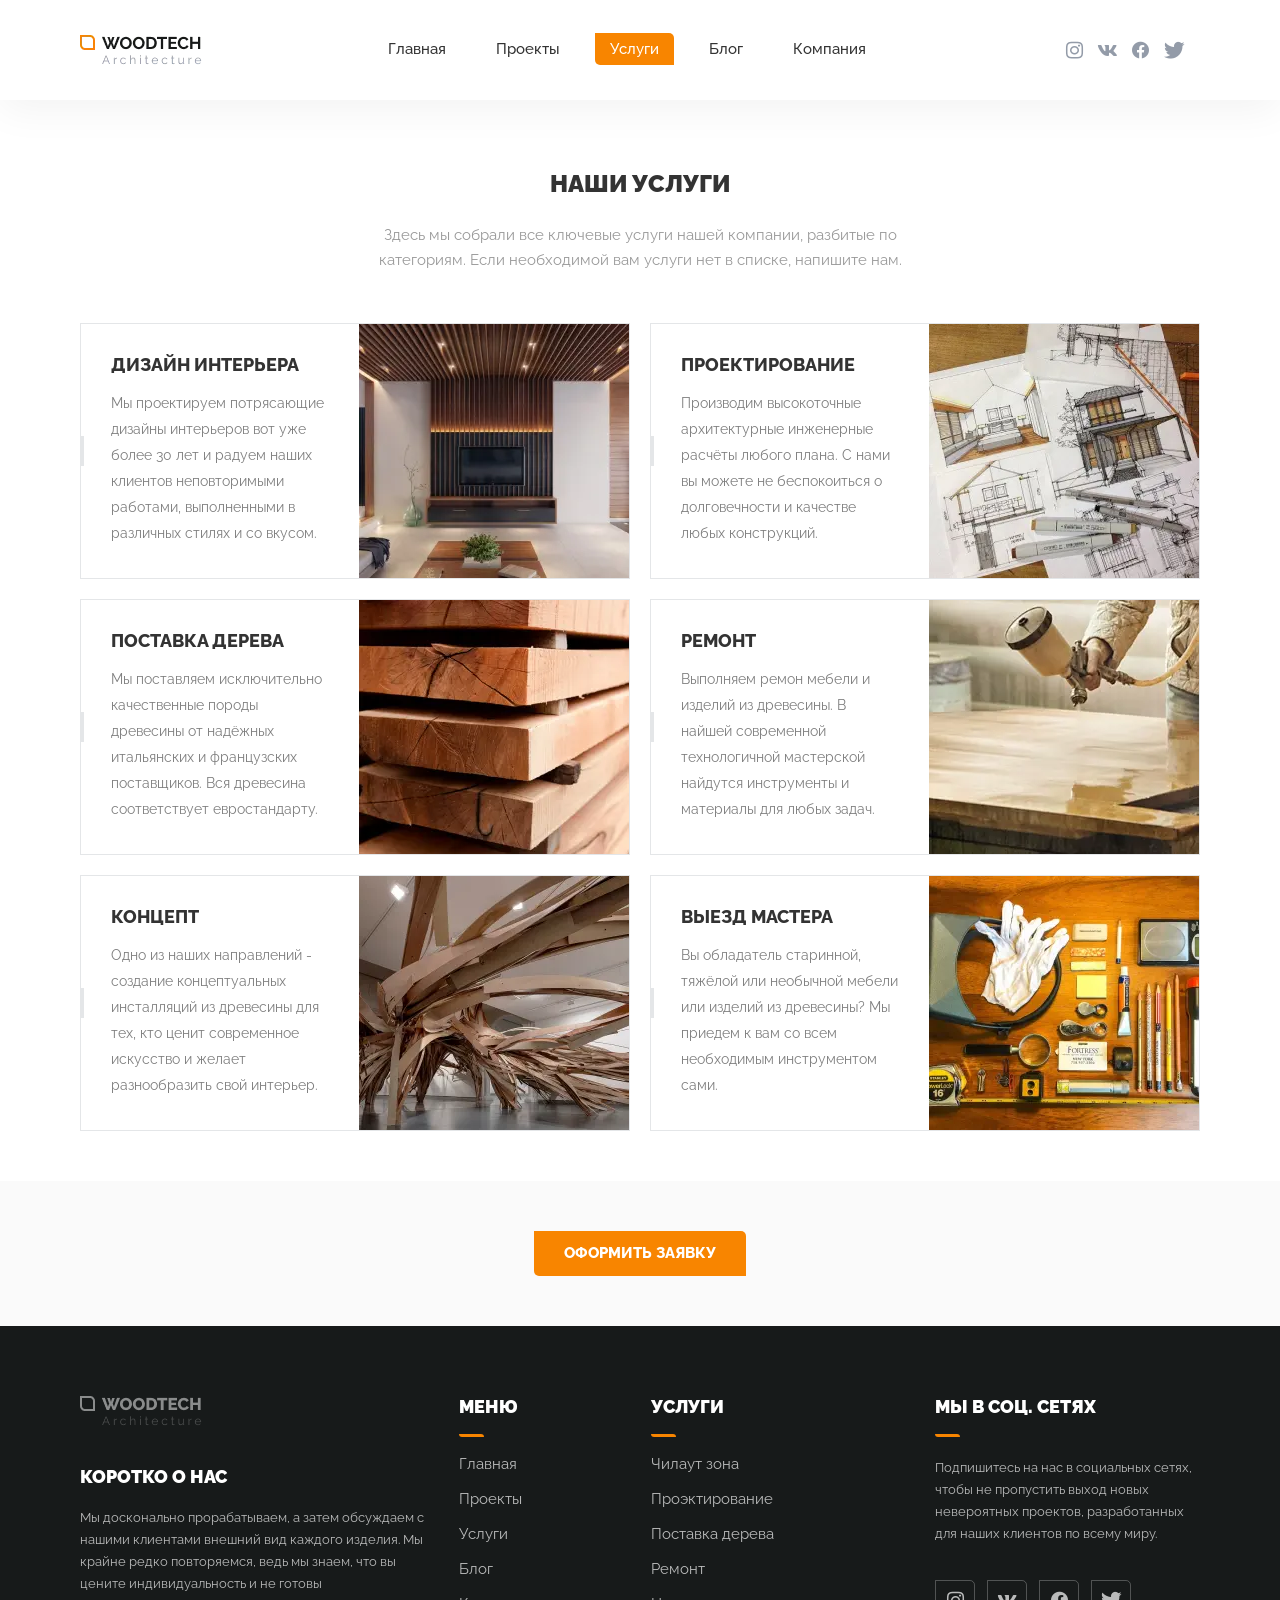
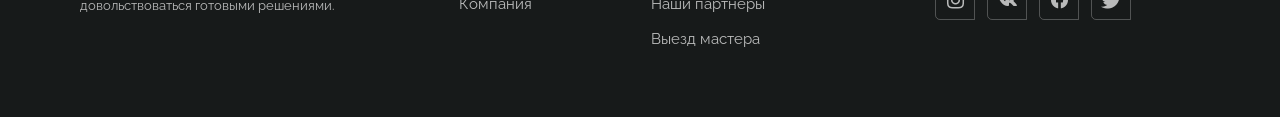
<file: services.html>
<!DOCTYPE html>
<html lang="ru">

<head>
	<title>Наши услуги</title>
	<meta charset="UTF-8">
	<meta name="format-detection" content="telephone=no">
	<!-- <style>body{opacity: 0;}</style> -->
	<link rel="stylesheet" href="css/style.min.css?_v=20220917101238">
	<!-- <meta name="robots" content="noindex, nofollow"> -->
	<meta name="viewport" content="width=device-width, initial-scale=1.0">
</head>

<body>
	<div class="wrapper">
		<header class="header--white">
			<div class="header__container">

				<div class="header__body">

					<a class="header__logo logo" href="index.html">
					</a>

					<div class="header__menu menu">
						<nav class="menu__body">
							<ul class="menu__list">
								<li class="menu__item">
									<a href="index.html" class="menu__link">Главная</a>
								</li>
								<li class="menu__item">
									<a href="project.html" class="menu__link">Проекты</a>
								</li>
								<li class="menu__item">
									<a href="services.html" class="menu__link">Услуги</a>
								</li>
								<li class="menu__item">
									<a href="blog.html" class="menu__link">Блог</a>
								</li>
								<li class="menu__item">
									<a href="about.html" class="menu__link">Компания</a>
								</li>
							</ul>
						</nav>

						<div class="menu__burger burger-menu">
							<span></span>
						</div>
					</div>

					<div data-da=".menu__body, 479" class="header__social social-menu">
						<a href="#no-scroll" class="social-menu__item _icon-instagram"></a>
						<a href="#no-scroll" class="social-menu__item _icon-vk"></a>
						<a href="#no-scroll" class="social-menu__item _icon-fb"></a>
						<a href="#no-scroll" class="social-menu__item _icon-twit"></a>
					</div>

				</div>

			</div>
		</header>
		<main class="page page-services">

			<div class="page-services__container _container">

				<div class="page-services__body">
					<h2 class="page-services__title title">Наши услуги</h2>
					<p class="page-services__text">
						Здесь мы собрали все ключевые услуги нашей компании, разбитые по категориям. Если необходимой вам
						услуги нет в списке, напишите нам.
					</p>

					<div class="page-services__cards">

						<article class="page-services__card card-services">
							<div class="card-services__content">
								<h4 class="card-services__title">Дизайн интерьера</h4>
								<p class="card-services__text">
									Мы проектируем потрясающие дизайны интерьеров вот уже более 30 лет и радуем наших клиентов
									неповторимыми работами,
									выполненными в различных стилях и со вкусом.
								</p>
							</div>
							<a href="#no-scroll" class="card-services__box-img">
								<picture><source srcset="img/services/01.webp" type="image/webp"><img src="img/services/01.jpg" alt="photo" class="card-services__img"></picture>
							</a>
						</article>

						<article class="page-services__card card-services">
							<div class="card-services__content">
								<h4 class="card-services__title">Проектирование</h4>
								<p class="card-services__text">
									Производим высокоточные архитектурные инженерные расчёты любого плана. С нами вы можете не
									беспокоиться о долговечности
									и качестве любых конструкций.
								</p>
							</div>
							<a href="#no-scroll" class="card-services__box-img">
								<picture><source srcset="img/services/02.webp" type="image/webp"><img src="img/services/02.jpg" alt="photo" class="card-services__img"></picture>
							</a>
						</article>

						<article class="page-services__card card-services">
							<div class="card-services__content">
								<h4 class="card-services__title">Поставка дерева</h4>
								<p class="card-services__text">
									Мы поставляем исключительно качественные породы древесины от надёжных итальянских и
									французских поставщиков. Вся
									древесина соответствует евростандарту.
								</p>
							</div>
							<a href="#no-scroll" class="card-services__box-img">
								<picture><source srcset="img/services/03.webp" type="image/webp"><img src="img/services/03.jpg" alt="photo" class="card-services__img"></picture>
							</a>
						</article>

						<article class="page-services__card card-services">
							<div class="card-services__content">
								<h4 class="card-services__title">Ремонт</h4>
								<p class="card-services__text">
									Выполняем ремон мебели и изделий из древесины. В найшей современной технологичной мастерской
									найдутся инструменты и
									материалы для любых задач.
								</p>
							</div>
							<a href="#no-scroll" class="card-services__box-img">
								<picture><source srcset="img/services/04.webp" type="image/webp"><img src="img/services/04.jpg" alt="photo" class="card-services__img"></picture>
							</a>
						</article>

						<article class="page-services__card card-services">
							<div class="card-services__content">
								<h4 class="card-services__title">Концепт</h4>
								<p class="card-services__text">
									Одно из наших направлений - создание концептуальных инсталляций из древесины для тех, кто
									ценит современное искусство и
									желает разнообразить свой интерьер.
								</p>
							</div>
							<a href="#no-scroll" class="card-services__box-img">
								<picture><source srcset="img/services/05.webp" type="image/webp"><img src="img/services/05.jpg" alt="photo" class="card-services__img"></picture>
							</a>
						</article>

						<article class="page-services__card card-services">
							<div class="card-services__content">
								<h4 class="card-services__title">Выезд мастера</h4>
								<p class="card-services__text">
									Вы обладатель старинной, тяжёлой или необычной мебели или изделий из древесины? Мы приедем к
									вам со всем необходимым
									инструментом сами.
								</p>
							</div>
							<a href="#no-scroll" class="card-services__box-img">
								<picture><source srcset="img/services/06.webp" type="image/webp"><img src="img/services/06.jpg" alt="photo" class="card-services__img"></picture>
							</a>
						</article>

					</div>

				</div>

			</div>

			<div class="page-services__button-box">
				<button class="page-services__button button">Оформить заявку</button>
			</div>

		</main>
		<footer class="footer">
			<div class="footer__container">

				<div class="footer__body">

					<div class="footer__content content-footer">
						<a href="index.html" class="content-footer__logo">
							<picture><source srcset="img/footer/footer-logo.webp" type="image/webp"><img src="img/footer/footer-logo.png" alt="logo"></picture>
						</a>
						<h3 class="content-footer__title footer-title">
							<span>Коротко о нас</span>
						</h3>
						<p class="content-footer__text">
							Мы досконально прорабатываем, а затем обсуждаем с нашими клиентами внешний вид каждого изделия. Мы крайне
							редко повторяемся, ведь мы знаем, что вы цените индивидуальность и не готовы довольствоваться готовыми
							решениями.
						</p>
					</div>

					<div class="footer__menu-block footer-block">

						<div data-spollers="992" class="item-menu-footer__spoller spoller-item-footer">

							<div class="spoller-item-footer__item">

								<button class="spoller-item-footer__title footer-title title-decor _icon-arrow-left" type="button" data-spoller>Меню</button>

								<div class="spoller-item-footer__body">

									<nav class="menu-footer">
										<ul class="menu-footer__list">
											<li class="menu-footer__item">
												<a href="index.html" class="menu-footer__link">Главная</a>
											</li>
											<li class="menu-footer__item">
												<a href="project.html" class="menu-footer__link">Проекты</a>
											</li>
											<li class="menu-footer__item">
												<a href="services.html" class="menu-footer__link">Услуги</a>
											</li>
											<li class="menu-footer__item">
												<a href="blog.html" class="menu-footer__link">Блог</a>
											</li>
											<li class="menu-footer__item">
												<a href="about.html" class="menu-footer__link">Компания</a>
											</li>
										</ul>
									</nav>

								</div>
							</div>

							<div class="spoller-item-footer__item">

								<button class="spoller-item-footer__title footer-title title-decor _icon-arrow-left" type="button" data-spoller>Услуги</button>

								<div class="spoller-item-footer__body">

									<nav class="menu-footer">
										<ul class="menu-footer__list">
											<li class="menu-footer__item">
												<a href="readingArea.html" class="menu-footer__link">
													Чилаут зона
												</a>
											</li>
											<li class="menu-footer__item">
												<a href="project.html" class="menu-footer__link">
													Проэктирование
												</a>
											</li>
											<li class="menu-footer__item">
												<a href="#no-scroll" class="menu-footer__link">
													Поставка дерева
												</a>
											</li>
											<li class="menu-footer__item">
												<a href="#no-scroll" class="menu-footer__link">
													Ремонт
												</a>
											</li>
											<li class="menu-footer__item">
												<a href="partners.html" class="menu-footer__link">
													Наши партнеры
												</a>
											</li>
											<li class="menu-footer__item">
												<a href="contacts.html" class="menu-footer__link">
													Выезд мастера
												</a>
											</li>
										</ul>
									</nav>

								</div>
							</div>

						</div>

					</div>

					<div class="footer__social social-footer">
						<h3 class="social-footer__title footer-title title-decor">
							<span>Мы в соц. сетях</span>
						</h3>
						<p class="social-footer__text">
							Подпишитесь на нас в социальных сетях, чтобы не пропустить выход новых невероятных проектов, разработанных для наших клиентов по всему миру.
						</p>
						<ul class="social-footer__list">
							<li class="social-footer__item">
								<a href="#no-scroll" class="social-footer__link _icon-instagram"></a>
							</li>
							<li class="social-footer__item">
								<a href="#no-scroll" class="social-footer__link _icon-vk"></a>
							</li>
							<li class="social-footer__item">
								<a href="#no-scroll" class="social-footer__link _icon-fb"></a>
							</li>
							<li class="social-footer__item">
								<a href="#no-scroll" class="social-footer__link _icon-twit"></a>
							</li>
						</ul>
					</div>

				</div>

			</div>

			<div class="footer__scroll">
				<a data-goto=".header, .header--white" data-goto-speed="1000" href="#no-scroll" class="scroll-up _icon-arrow-left"></a>
			</div>
		</footer>
	</div>
	<!--
<div id="popup" aria-hidden="true" class="popup">
	<div class="popup__wrapper">
		<div class="popup__content">
			<button data-close type="button" class="popup__close">Закрыть</button>
			<div class="popup__text">
			</div>
		</div>
	</div>
</div>-->


	<script src="js/app.min.js?_v=20220917101238"></script>
</body>

</html>
</file>
<file: css/style.min.css>
@charset "UTF-8";@import url(https://fonts.googleapis.com/css?family=Raleway:300,regular,500,600,700,800,900&display=swap);@import url(https://fonts.googleapis.com/css?family=Roboto:300,700&display=swap);@font-face{font-family:icons;font-display:swap;src:url(../fonts/icons.woff2) format("woff2"),url(../fonts/icons.woff) format("woff");font-weight:400;font-style:normal}.breadcrumbs__list a+span::after,[class*=_icon-]:before{font-family:icons;font-style:normal;font-weight:400;font-variant:normal;text-transform:none;line-height:1;-webkit-font-smoothing:antialiased;-moz-osx-font-smoothing:grayscale}[class*=_icon-]:before{display:block}._icon-arrow-left:before{content:"\e900"}._icon-fb:before{content:"\e901";font-size:1.125rem}._icon-instagram:before{content:"\e902";font-size:1.125rem}._icon-location:before{content:"\e903"}._icon-twit:before{content:"\e904";font-size:1.125rem}._icon-vk:before{content:"\e905";font-size:.6875rem}*{padding:0;margin:0;border:0}*,:after,:before{-webkit-box-sizing:border-box;box-sizing:border-box}body,html{height:100%;min-width:320px}body{color:#333;line-height:1;font-family:Raleway;font-size:.9375rem;-ms-text-size-adjust:100%;-moz-text-size-adjust:100%;-webkit-text-size-adjust:100%;-webkit-font-smoothing:antialiased;-moz-osx-font-smoothing:grayscale}button,input,textarea{font-family:Raleway;font-size:inherit}button{cursor:pointer;color:inherit;background-color:inherit}a{color:inherit}a:link,a:visited{text-decoration:none}a:hover{text-decoration:none}ul li{list-style:none}img{vertical-align:top}h1,h2,h3,h4,h5,h6{font-weight:inherit;font-size:inherit}body{font-weight:400}.lock body{overflow:hidden;-ms-touch-action:none;touch-action:none}.wrapper{min-height:100%;display:-webkit-box;display:-ms-flexbox;display:flex;-webkit-box-orient:vertical;-webkit-box-direction:normal;-ms-flex-direction:column;flex-direction:column;overflow:hidden}.wrapper>main{-webkit-box-flex:1;-ms-flex:1 1 auto;flex:1 1 auto}.wrapper>*{min-width:0}[class*=__container]{max-width:70rem;-webkit-box-sizing:content-box;box-sizing:content-box;margin:0 auto;padding:0 .9375rem}.noUi-target,.noUi-target *{-webkit-touch-callout:none;-webkit-tap-highlight-color:transparent;-webkit-user-select:none;-ms-touch-action:none;touch-action:none;-ms-user-select:none;-moz-user-select:none;user-select:none;-webkit-box-sizing:border-box;box-sizing:border-box}.noUi-target{position:relative}.noUi-base,.noUi-connects{width:100%;height:100%;position:relative;z-index:1}.noUi-connects{overflow:hidden;z-index:0}.noUi-connect,.noUi-origin{will-change:transform;position:absolute;z-index:1;top:0;right:0;height:100%;width:100%;-ms-transform-origin:0 0;-webkit-transform-origin:0 0;-webkit-transform-style:preserve-3d;transform-origin:0 0;-webkit-transform-style:flat;transform-style:flat}.noUi-txt-dir-rtl.noUi-horizontal .noUi-origin{left:0;right:auto}.noUi-vertical .noUi-origin{top:-100%;width:0}.noUi-horizontal .noUi-origin{height:0}.noUi-handle{-webkit-backface-visibility:hidden;backface-visibility:hidden;position:absolute}.noUi-touch-area{height:100%;width:100%}.noUi-state-tap .noUi-connect,.noUi-state-tap .noUi-origin{-webkit-transition:-webkit-transform .3s;transition:-webkit-transform .3s;-o-transition:transform .3s;transition:transform .3s;transition:transform .3s,-webkit-transform .3s}.noUi-state-drag *{cursor:inherit!important}.noUi-horizontal{height:18px}.noUi-horizontal .noUi-handle{width:34px;height:28px;right:-17px;top:-6px}.noUi-vertical{width:18px}.noUi-vertical .noUi-handle{width:28px;height:34px;right:-6px;bottom:-17px}.noUi-txt-dir-rtl.noUi-horizontal .noUi-handle{left:-17px;right:auto}.noUi-target{background:#fafafa;border-radius:4px;border:1px solid #d3d3d3;-webkit-box-shadow:inset 0 1px 1px #f0f0f0,0 3px 6px -5px #bbb;box-shadow:inset 0 1px 1px #f0f0f0,0 3px 6px -5px #bbb}.noUi-connects{border-radius:3px}.noUi-connect{background:#3fb8af}.noUi-draggable{cursor:ew-resize}.noUi-vertical .noUi-draggable{cursor:ns-resize}.noUi-handle{border:1px solid #d9d9d9;border-radius:3px;background:#fff;cursor:default;-webkit-box-shadow:inset 0 0 1px #fff,inset 0 1px 7px #ebebeb,0 3px 6px -3px #bbb;box-shadow:inset 0 0 1px #fff,inset 0 1px 7px #ebebeb,0 3px 6px -3px #bbb}.noUi-active{-webkit-box-shadow:inset 0 0 1px #fff,inset 0 1px 7px #ddd,0 3px 6px -3px #bbb;box-shadow:inset 0 0 1px #fff,inset 0 1px 7px #ddd,0 3px 6px -3px #bbb}.noUi-handle:after,.noUi-handle:before{content:"";display:block;position:absolute;height:14px;width:1px;background:#e8e7e6;left:14px;top:6px}.noUi-handle:after{left:17px}.noUi-vertical .noUi-handle:after,.noUi-vertical .noUi-handle:before{width:14px;height:1px;left:6px;top:14px}.noUi-vertical .noUi-handle:after{top:17px}[disabled] .noUi-connect{background:#b8b8b8}[disabled] .noUi-handle,[disabled].noUi-handle,[disabled].noUi-target{cursor:not-allowed}.noUi-pips,.noUi-pips *{-webkit-box-sizing:border-box;box-sizing:border-box}.noUi-pips{position:absolute;color:#999}.noUi-value{position:absolute;white-space:nowrap;text-align:center}.noUi-value-sub{color:#ccc;font-size:10px}.noUi-marker{position:absolute;background:#ccc}.noUi-marker-sub{background:#aaa}.noUi-marker-large{background:#aaa}.noUi-pips-horizontal{padding:10px 0;height:80px;top:100%;left:0;width:100%}.noUi-value-horizontal{-webkit-transform:translate(-50%,50%);-ms-transform:translate(-50%,50%);transform:translate(-50%,50%)}.noUi-rtl .noUi-value-horizontal{-webkit-transform:translate(50%,50%);-ms-transform:translate(50%,50%);transform:translate(50%,50%)}.noUi-marker-horizontal.noUi-marker{margin-left:-1px;width:2px;height:5px}.noUi-marker-horizontal.noUi-marker-sub{height:10px}.noUi-marker-horizontal.noUi-marker-large{height:15px}.noUi-pips-vertical{padding:0 10px;height:100%;top:0;left:100%}.noUi-value-vertical{-webkit-transform:translate(0,-50%);-ms-transform:translate(0,-50%);transform:translate(0,-50%);padding-left:25px}.noUi-rtl .noUi-value-vertical{-webkit-transform:translate(0,50%);-ms-transform:translate(0,50%);transform:translate(0,50%)}.noUi-marker-vertical.noUi-marker{width:5px;height:2px;margin-top:-1px}.noUi-marker-vertical.noUi-marker-sub{width:10px}.noUi-marker-vertical.noUi-marker-large{width:15px}.noUi-tooltip{display:block;position:absolute;border:1px solid #d9d9d9;border-radius:3px;background:#fff;color:#000;padding:5px;text-align:center;white-space:nowrap}.noUi-horizontal .noUi-tooltip{-webkit-transform:translate(-50%,0);-ms-transform:translate(-50%,0);transform:translate(-50%,0);left:50%;bottom:120%}.noUi-vertical .noUi-tooltip{-webkit-transform:translate(0,-50%);-ms-transform:translate(0,-50%);transform:translate(0,-50%);top:50%;right:120%}.noUi-horizontal .noUi-origin>.noUi-tooltip{-webkit-transform:translate(50%,0);-ms-transform:translate(50%,0);transform:translate(50%,0);left:auto;bottom:10px}.noUi-vertical .noUi-origin>.noUi-tooltip{-webkit-transform:translate(0,-18px);-ms-transform:translate(0,-18px);transform:translate(0,-18px);top:auto;right:28px}[data-showmore-button] span:last-child{display:none}._showmore-active [data-showmore-button] span{display:none}._showmore-active [data-showmore-button] span:last-child{display:block}[class*=-ibg]{position:relative}[class*=-ibg] img{position:absolute;width:100%;height:100%;top:0;left:0;-o-object-fit:cover;object-fit:cover}[class*=-ibg_contain] img{-o-object-fit:contain;object-fit:contain}._watcher-view.content-readArea__title{-webkit-transition:all 1s ease 0s;-o-transition:all 1s ease 0s;transition:all 1s ease 0s;-webkit-transform:translate(0,0);-ms-transform:translate(0,0);transform:translate(0,0);opacity:1}.body-content__text,.info-executor,.summary-executor{-webkit-transition:all 1s ease 0s;-o-transition:all 1s ease 0s;transition:all 1s ease 0s;-webkit-transform:translate(0,100px);-ms-transform:translate(0,100px);transform:translate(0,100px);opacity:0}._watcher-view.body-content__text,._watcher-view.info-executor,._watcher-view.summary-executor{-webkit-transition:all 1s ease 0s;-o-transition:all 1s ease 0s;transition:all 1s ease 0s;-webkit-transform:translate(0,0);-ms-transform:translate(0,0);transform:translate(0,0);opacity:1}.dots{display:-webkit-box;display:-ms-flexbox;display:flex}.dots span{width:.3125rem;height:.3125rem;border-radius:50%;background-color:#f88500}.dots span:not(:last-child){margin:0 .625rem 0 0}.date-blog{display:inline-block;position:absolute;top:10px;left:10px;padding:.3125rem .625rem;border-radius:0 .3125rem 0 .3125rem;background-color:#f88500;color:#fff}.footer-title{font-size:1.125rem;line-height:1.1666666667;font-weight:900;text-transform:uppercase;color:#fff}.title-decor{position:relative;padding-bottom:1.1111111111em}.title-decor::after{content:"";position:absolute;left:0;bottom:0;width:1.5625rem;height:.1875rem;background-color:#f88500;border-radius:0 .3125rem}.scroll-up{position:fixed;z-index:4;background-color:#f88500;right:1.25rem;bottom:5%;border-radius:0 .3125rem;display:-webkit-box;display:-ms-flexbox;display:flex;-webkit-box-pack:center;-ms-flex-pack:center;justify-content:center;-webkit-box-align:center;-ms-flex-align:center;align-items:center;-webkit-transition:all .8s ease 0s;-o-transition:all .8s ease 0s;transition:all .8s ease 0s;opacity:0;-webkit-transform:translate(0,120%);-ms-transform:translate(0,120%);transform:translate(0,120%)}.scroll-up--active{-webkit-transform:translate(0,0);-ms-transform:translate(0,0);transform:translate(0,0);opacity:1}.scroll-up:hover._icon-arrow-left::before{-webkit-animation:arrowUp 1.5s infinite linear;animation:arrowUp 1.5s infinite linear}@-webkit-keyframes arrowUp{0%{-webkit-transform:rotate(90deg) translate(0,0);transform:rotate(90deg) translate(0,0)}50%{-webkit-transform:rotate(90deg) translate(-5px,0);transform:rotate(90deg) translate(-5px,0)}100%{-webkit-transform:rotate(90deg) translate(0,0);transform:rotate(90deg) translate(0,0)}}@keyframes arrowUp{0%{-webkit-transform:rotate(90deg) translate(0,0);transform:rotate(90deg) translate(0,0)}50%{-webkit-transform:rotate(90deg) translate(-5px,0);transform:rotate(90deg) translate(-5px,0)}100%{-webkit-transform:rotate(90deg) translate(0,0);transform:rotate(90deg) translate(0,0)}}.scroll-up._icon-arrow-left::before{-webkit-transform:rotate(90deg);-ms-transform:rotate(90deg);transform:rotate(90deg)}.breadcrumbs{line-height:2;color:#ccc;white-space:nowrap;overflow:auto}.breadcrumbs__list{display:-webkit-box;display:-ms-flexbox;display:flex}.breadcrumbs__list a+span::after{content:"\e900";display:inline-block;font-size:.5rem;-webkit-transform:rotate(-180deg);-ms-transform:rotate(-180deg);transform:rotate(-180deg);margin:0 1.25em}.breadcrumbs__list span{display:-webkit-box;display:-ms-flexbox;display:flex;-webkit-box-align:center;-ms-flex-align:center;align-items:center}.breadcrumbs__item{display:-webkit-box;display:-ms-flexbox;display:flex}.breadcrumbs__link{font-weight:600;-webkit-transition:color .3s ease 0s;-o-transition:color .3s ease 0s;transition:color .3s ease 0s}.breadcrumbs__link:hover{color:#f88500}.breadcrumbs__current{font-weight:700;color:#888}.breadcrumbs .breadcrumbs__link{text-decoration:underline}.title{font-size:1.5rem;line-height:1.1666666667;font-weight:900;text-transform:uppercase}.slide-blog{display:-webkit-box;display:-ms-flexbox;display:flex;-webkit-box-orient:vertical;-webkit-box-direction:normal;-ms-flex-direction:column;flex-direction:column;min-height:27.5rem;padding:.9375rem;border:1px solid #eee;border-radius:0 .3125rem}.slide-blog__img-box-ibg{display:block;margin-bottom:1.5333333333em;padding-bottom:64%}.slide-blog__img{border-radius:0 .3125rem}.content-slide-blog{display:-webkit-box;display:-ms-flexbox;display:flex;-webkit-box-orient:vertical;-webkit-box-direction:normal;-ms-flex-direction:column;flex-direction:column;height:100%}.content-slide-blog__title{font-size:1.125rem;line-height:1.2222222222;font-weight:800;text-transform:uppercase;margin-bottom:.9444444444em;-webkit-transition:color .3s ease 0s;-o-transition:color .3s ease 0s;transition:color .3s ease 0s;position:relative;padding-left:.625rem}.content-slide-blog__title::before{content:"";left:0;position:absolute;width:.1875rem;height:100%;background-color:#f88500}.content-slide-blog__text{line-height:1.6;margin-bottom:.3333333333em;-webkit-box-flex:1;-ms-flex:1 1 auto;flex:1 1 auto}.content-slide-blog__link{display:inline-block;font-weight:800;line-height:1.7333333333;text-decoration:underline;-webkit-transition:color .3s ease 0s;-o-transition:color .3s ease 0s;transition:color .3s ease 0s}.pagination{display:-webkit-box;display:-ms-flexbox;display:flex;-webkit-box-pack:center;-ms-flex-pack:center;justify-content:center;-webkit-box-align:center;-ms-flex-align:center;align-items:center}.pagination__next,.pagination__prev{color:#c4c4c4;line-height:1.2;font-weight:600;-webkit-transition:color .3s ease 0s;-o-transition:color .3s ease 0s;transition:color .3s ease 0s}.pagination__next:hover,.pagination__prev:hover{color:#f88500}.pagination__list{display:-webkit-box;display:-ms-flexbox;display:flex;margin:0 1.5625rem}.pagination__item:not(:last-child){margin:0 .625rem 0 0}.pagination__link{display:-webkit-box;display:-ms-flexbox;display:flex;-webkit-box-pack:center;-ms-flex-pack:center;justify-content:center;-webkit-box-align:center;-ms-flex-align:center;align-items:center;font-family:Roboto;width:2.25rem;height:2.25rem;font-weight:500;color:#666;border-radius:0 .3125rem}.pagination__link--active{background-color:#f88500;color:#fff}.sidebar{display:-webkit-box;display:-ms-flexbox;display:flex;-webkit-box-orient:vertical;-webkit-box-direction:normal;-ms-flex-direction:column;flex-direction:column;-webkit-box-flex:0;-ms-flex:0 0 16.5625rem;flex:0 0 16.5625rem;background-color:#fafafa;border-radius:0 .3125rem;height:13.2489040429%;padding:2.5rem 0}.sidebar__title{font-size:1rem;line-height:1.125;font-weight:800;color:#333;text-transform:uppercase;padding:0 1.875rem;margin-bottom:1.5625em}.sidebar__item{padding:.625rem 1.875rem;color:#666}.sidebar__item--active{color:#fff;background-color:#f88500}.sidebar__link{display:block;line-height:1.0666666667;font-weight:500}.header{z-index:5}.header__body{display:-webkit-box;display:-ms-flexbox;display:flex;-webkit-box-pack:justify;-ms-flex-pack:justify;justify-content:space-between;padding:.625rem .9375rem;margin:0 -.9375rem;-webkit-box-align:center;-ms-flex-align:center;align-items:center;min-height:6.25rem}.no-webp .header__logo{background:url(../img/logo.png) no-repeat center}.header__logo{width:122px;height:30px}.header__menu{margin:0 10px}.menu__body{-webkit-box-flex:1;-ms-flex:1 1 auto;flex:1 1 auto}.menu__list{display:-webkit-box;display:-ms-flexbox;display:flex;-webkit-box-pack:center;-ms-flex-pack:center;justify-content:center;-ms-flex-wrap:wrap;flex-wrap:wrap;color:#fff}.menu__link{padding:.4375rem .9375rem;font-weight:500;line-height:1.1742857143;-webkit-transition:background-color .3s ease 0s;-o-transition:background-color .3s ease 0s;transition:background-color .3s ease 0s;border-radius:0 .3125rem 0 .3125rem}.menu__link:not(:last-child){margin:0 .8em 0 0}.menu__link--active{background-color:rgba(196,196,196,.25)}.social-menu{display:-webkit-box;display:-ms-flexbox;display:flex;-webkit-box-flex:0;-ms-flex:0 1 134px;flex:0 1 134px;min-height:2.0625rem;padding:.46875rem .9375rem;color:rgba(255,255,255,.75);background-color:rgba(196,196,196,.25);border-radius:4.375rem;-webkit-box-align:center;-ms-flex-align:center;align-items:center}.social-menu .social-menu__item:not(:last-child){margin:0 .9375rem 0 0}.burger-menu{display:none}.header--white{background-color:#fff;-webkit-box-shadow:0 10px 40px rgba(0,0,0,.05);box-shadow:0 10px 40px rgba(0,0,0,.05);position:fixed;top:0;left:0;width:100%;z-index:50}.no-webp .header--white .header__logo{background:url(../img/logo-black.png) no-repeat center}.header--white .menu__link--active{background-color:#f88500;color:#fff}.header--white .social-menu{color:rgba(111,122,139,.75);background-color:unset}.header--white .burger-menu span,.header--white .burger-menu::after,.header--white .burger-menu::before{content:"";background-color:#111}.menu-open .header--white .burger-menu span,.menu-open .header--white .burger-menu::after,.menu-open .header--white .burger-menu::before{content:"";background-color:#fff}.footer{background-color:#171a1a;color:rgba(255,255,255,.7)}.footer__body{display:-webkit-box;display:-ms-flexbox;display:flex}.footer__menu-block{-webkit-box-flex:1;-ms-flex:1 1 auto;flex:1 1 auto}.content-footer{-webkit-box-flex:0;-ms-flex:0 1 21.5rem;flex:0 1 21.5rem}.content-footer__logo{display:inline-block}.content-footer__text{font-size:.8125rem;line-height:1.6923076923}.content-footer__title{margin-bottom:1.1111111111em}.spoller-item-footer{display:-webkit-box;display:-ms-flexbox;display:flex;gap:1.375rem}.spoller-item-footer__item{-webkit-box-flex:0;-ms-flex:0 1 10.625rem;flex:0 1 10.625rem}.spoller-item-footer__title{cursor:initial;display:-webkit-inline-box;display:-ms-inline-flexbox;display:inline-flex;font-size:1.125rem;line-height:1.1666666667;font-weight:900;text-transform:uppercase;color:#fff}.spoller-item-footer__title._icon-arrow-left::before{display:none;-webkit-transform:rotate(270deg);-ms-transform:rotate(270deg);transform:rotate(270deg);-webkit-transition:-webkit-transform .3s ease 0s;transition:-webkit-transform .3s ease 0s;-o-transition:transform .3s ease 0s;transition:transform .3s ease 0s;transition:transform .3s ease 0s,-webkit-transform .3s ease 0s}.spoller-item-footer__title._spoller-active._icon-arrow-left::before{-webkit-transition:-webkit-transform .3s ease 0s;transition:-webkit-transform .3s ease 0s;-o-transition:transform .3s ease 0s;transition:transform .3s ease 0s;transition:transform .3s ease 0s,-webkit-transform .3s ease 0s;-webkit-transform:rotate(90deg);-ms-transform:rotate(90deg);transform:rotate(90deg)}.spoller-item-footer__body{margin-top:20px}.menu-footer__item:not(:last-child){margin:0 0 1.3333333333em 0}.menu-footer__link{-webkit-transition:all .3s ease 0s;-o-transition:all .3s ease 0s;transition:all .3s ease 0s}.social-footer{-webkit-box-flex:0;-ms-flex:0 1 16.5625rem;flex:0 1 16.5625rem}.social-footer__title{margin-bottom:1.1111111111em}.social-footer__text{font-size:.8125rem;line-height:1.6923076923;margin-bottom:2.6923076923em}.social-footer__list{display:-webkit-box;display:-ms-flexbox;display:flex}.social-footer__item{display:-webkit-box;display:-ms-flexbox;display:flex;-webkit-box-align:center;-ms-flex-align:center;align-items:center;-webkit-box-pack:center;-ms-flex-pack:center;justify-content:center;width:40px;height:40px;padding:12px;border:1px solid rgba(255,255,255,.25);border-radius:0 .3125rem;-webkit-transition:all .3s ease 0s;-o-transition:all .3s ease 0s;transition:all .3s ease 0s;cursor:pointer}.social-footer__item:not(:last-child){margin:0 12px 0 0}.button{display:inline-block;padding:.75rem 1.875rem;background-color:#f88500;color:#fff;text-transform:uppercase;font-weight:800;line-height:1.4285714286;border-radius:0 .3125rem 0 .3125rem;-webkit-transition:background-color .3s ease 0s;-o-transition:background-color .3s ease 0s;transition:background-color .3s ease 0s}.button._fw{width:100%}.dots{display:-webkit-box;display:-ms-flexbox;display:flex}.dots span{width:.3125rem;height:.3125rem;border-radius:50%;background-color:#f88500}.dots span:not(:last-child){margin:0 .625rem 0 0}.date-blog{display:inline-block;position:absolute;top:10px;left:10px;padding:.3125rem .625rem;border-radius:0 .3125rem 0 .3125rem;background-color:#f88500;color:#fff}.footer-title{font-size:1.125rem;line-height:1.1666666667;font-weight:900;text-transform:uppercase;color:#fff}.title-decor{position:relative;padding-bottom:1.1111111111em}.title-decor::after{content:"";position:absolute;left:0;bottom:0;width:1.5625rem;height:.1875rem;background-color:#f88500;border-radius:0 .3125rem}.scroll-up{position:fixed;z-index:4;background-color:#f88500;right:1.25rem;bottom:5%;border-radius:0 .3125rem;display:-webkit-box;display:-ms-flexbox;display:flex;-webkit-box-pack:center;-ms-flex-pack:center;justify-content:center;-webkit-box-align:center;-ms-flex-align:center;align-items:center;-webkit-transition:all .8s ease 0s;-o-transition:all .8s ease 0s;transition:all .8s ease 0s;opacity:0;-webkit-transform:translate(0,120%);-ms-transform:translate(0,120%);transform:translate(0,120%)}.scroll-up--active{-webkit-transform:translate(0,0);-ms-transform:translate(0,0);transform:translate(0,0);opacity:1}.scroll-up:hover._icon-arrow-left::before{-webkit-animation:arrowUp 1.5s infinite linear;animation:arrowUp 1.5s infinite linear}@keyframes arrowUp{0%{-webkit-transform:rotate(90deg) translate(0,0);transform:rotate(90deg) translate(0,0)}50%{-webkit-transform:rotate(90deg) translate(-5px,0);transform:rotate(90deg) translate(-5px,0)}100%{-webkit-transform:rotate(90deg) translate(0,0);transform:rotate(90deg) translate(0,0)}}.scroll-up._icon-arrow-left::before{-webkit-transform:rotate(90deg);-ms-transform:rotate(90deg);transform:rotate(90deg)}.breadcrumbs{line-height:2;color:#ccc;white-space:nowrap;overflow:auto}.breadcrumbs__list{display:-webkit-box;display:-ms-flexbox;display:flex}.breadcrumbs__list a+span::after{content:"\e900";display:inline-block;font-size:.5rem;-webkit-transform:rotate(-180deg);-ms-transform:rotate(-180deg);transform:rotate(-180deg);margin:0 1.25em}.breadcrumbs__list span{display:-webkit-box;display:-ms-flexbox;display:flex;-webkit-box-align:center;-ms-flex-align:center;align-items:center}.breadcrumbs__item{display:-webkit-box;display:-ms-flexbox;display:flex}.breadcrumbs__link{font-weight:600;-webkit-transition:color .3s ease 0s;-o-transition:color .3s ease 0s;transition:color .3s ease 0s}.breadcrumbs__link:hover{color:#f88500}.breadcrumbs__current{font-weight:700;color:#888}.breadcrumbs .breadcrumbs__link{text-decoration:underline}.title{font-size:1.5rem;line-height:1.1666666667;font-weight:900;text-transform:uppercase}.slide-blog{display:-webkit-box;display:-ms-flexbox;display:flex;-webkit-box-orient:vertical;-webkit-box-direction:normal;-ms-flex-direction:column;flex-direction:column;min-height:27.5rem;padding:.9375rem;border:1px solid #eee;border-radius:0 .3125rem}.slide-blog__img-box-ibg{display:block;margin-bottom:1.5333333333em;padding-bottom:64%}.slide-blog__img{border-radius:0 .3125rem}.content-slide-blog{display:-webkit-box;display:-ms-flexbox;display:flex;-webkit-box-orient:vertical;-webkit-box-direction:normal;-ms-flex-direction:column;flex-direction:column;height:100%}.content-slide-blog__title{font-size:1.125rem;line-height:1.2222222222;font-weight:800;text-transform:uppercase;margin-bottom:.9444444444em;-webkit-transition:color .3s ease 0s;-o-transition:color .3s ease 0s;transition:color .3s ease 0s;position:relative;padding-left:.625rem}.content-slide-blog__title::before{content:"";left:0;position:absolute;width:.1875rem;height:100%;background-color:#f88500}.content-slide-blog__text{line-height:1.6;margin-bottom:.3333333333em;-webkit-box-flex:1;-ms-flex:1 1 auto;flex:1 1 auto}.content-slide-blog__link{display:inline-block;font-weight:800;line-height:1.7333333333;text-decoration:underline;-webkit-transition:color .3s ease 0s;-o-transition:color .3s ease 0s;transition:color .3s ease 0s}.pagination{display:-webkit-box;display:-ms-flexbox;display:flex;-webkit-box-pack:center;-ms-flex-pack:center;justify-content:center;-webkit-box-align:center;-ms-flex-align:center;align-items:center}.pagination__next,.pagination__prev{color:#c4c4c4;line-height:1.2;font-weight:600;-webkit-transition:color .3s ease 0s;-o-transition:color .3s ease 0s;transition:color .3s ease 0s}.pagination__next:hover,.pagination__prev:hover{color:#f88500}.pagination__list{display:-webkit-box;display:-ms-flexbox;display:flex;margin:0 1.5625rem}.pagination__item:not(:last-child){margin:0 .625rem 0 0}.pagination__link{display:-webkit-box;display:-ms-flexbox;display:flex;-webkit-box-pack:center;-ms-flex-pack:center;justify-content:center;-webkit-box-align:center;-ms-flex-align:center;align-items:center;font-family:Roboto;width:2.25rem;height:2.25rem;font-weight:500;color:#666;border-radius:0 .3125rem}.pagination__link--active{background-color:#f88500;color:#fff}.sidebar{display:-webkit-box;display:-ms-flexbox;display:flex;-webkit-box-orient:vertical;-webkit-box-direction:normal;-ms-flex-direction:column;flex-direction:column;-webkit-box-flex:0;-ms-flex:0 0 16.5625rem;flex:0 0 16.5625rem;background-color:#fafafa;border-radius:0 .3125rem;height:13.2489040429%;padding:2.5rem 0}.sidebar__title{font-size:1rem;line-height:1.125;font-weight:800;color:#333;text-transform:uppercase;padding:0 1.875rem;margin-bottom:1.5625em}.sidebar__item{padding:.625rem 1.875rem;color:#666}.sidebar__item--active{color:#fff;background-color:#f88500}.sidebar__link{display:block;line-height:1.0666666667;font-weight:500}.page-home{min-height:100%;margin:-125px 0 0 0}.page-home__slider{position:relative}.slide-page-home{padding:.625rem;background-color:#202328;max-height:40.625rem;position:relative}.slide-page-home__bg{width:100%;max-height:630px;border-radius:20px;-o-object-fit:cover;object-fit:cover}.slide-page-home__content{position:absolute;top:192px;color:#fff;max-width:26.5625rem}.slide-page-home__title{line-height:1.1724137931;font-weight:300;margin-bottom:.2586206897em}.slide-page-home__sub-title{display:inline-block;padding:.4375rem 1rem;font-size:.9375rem;font-weight:500;line-height:1.2;background-color:#f88500;border-radius:0 .3125rem 0 .3125rem;margin-bottom:1.6666666667em}.slide-page-home__text{background:rgba(32,35,40,.9);line-height:1.7142857143;padding:.9375rem 1.375rem;border-radius:0 .625rem 0 .625rem}.controll-page-home{position:absolute;right:0;bottom:.625rem;z-index:3;padding:.9375rem 2.3125rem .625rem;background-color:#202328;border-radius:.625rem 0 0 0;display:-webkit-box;display:-ms-flexbox;display:flex;-webkit-box-align:center;-ms-flex-align:center;align-items:center;-webkit-column-gap:2.5rem;-moz-column-gap:2.5rem;column-gap:2.5rem}.controll-page-home__scroll-bar{height:5px;background-color:rgba(0,0,0,.2);border-radius:5px;cursor:pointer}.controll-page-home__scroll-bar .swiper-scrollbar-drag{height:100%;background-color:#000;border-radius:5px}.controll-page-home__navigation{display:-webkit-box;display:-ms-flexbox;display:flex;-webkit-box-pack:justify;-ms-flex-pack:justify;justify-content:space-between;-webkit-box-align:center;-ms-flex-align:center;align-items:center;-webkit-box-flex:0;-ms-flex:0 1 3.75rem;flex:0 1 3.75rem}.fraction-controll{font-family:Roboto;display:-webkit-box;display:-ms-flexbox;display:flex;-webkit-box-align:end;-ms-flex-align:end;align-items:flex-end;font-size:.9375rem;line-height:1.2;font-weight:300;color:#353941}.fraction-controll__current{font-size:1.25rem;color:#818b9d;padding-right:.625rem}.fraction-controll__all{font-size:1.0625rem;color:#59606c;padding-left:.625rem}.navigation-page-home ._icon-arrow-left::before{font-size:1.25rem}.navigation-page-home__next,.navigation-page-home__prev{color:#ccc;cursor:pointer}.navigation-page-home__prev{-webkit-transform:rotate(180deg);-ms-transform:rotate(180deg);transform:rotate(180deg)}.navigation-page-home .swiper-button-disabled{color:#4d4b4b}.trust{background-color:#171a1a;color:#6f7a8b}.trust__body{display:-webkit-box;display:-ms-flexbox;display:flex;-webkit-box-pack:justify;-ms-flex-pack:justify;justify-content:space-between;-webkit-box-align:center;-ms-flex-align:center;align-items:center}.trust__difference{-webkit-box-flex:0;-ms-flex:0 1 43.75rem;flex:0 1 43.75rem}.trust__address{-webkit-box-flex:0;-ms-flex:0 0 22.5rem;flex:0 0 22.5rem}.difference-trust__title{display:inline-block;font-size:1.125rem;line-height:1.1666666667;text-transform:uppercase;font-weight:900;padding-bottom:.8333333333em;border-bottom:1px solid #2d3038;margin-bottom:.8888888889em}.difference-trust__columns{display:-webkit-box;display:-ms-flexbox;display:flex;-webkit-box-pack:justify;-ms-flex-pack:justify;justify-content:space-between;gap:20px}.difference-trust__column{display:-webkit-box;display:-ms-flexbox;display:flex;-webkit-box-orient:vertical;-webkit-box-direction:normal;-ms-flex-direction:column;flex-direction:column;-webkit-box-flex:0;-ms-flex:0 1 13.75rem;flex:0 1 13.75rem;row-gap:10px}.difference-trust__item{line-height:1.0666666667}.difference-trust__item span{font-family:Roboto;font-weight:700;margin-right:.3125rem}.address-trust{text-align:right}.address-trust__text{line-height:1.5333333333}.address-trust__phone{display:block;font-family:Roboto;font-size:1.75rem;line-height:1.6428571429;font-weight:300;color:#fff}.address-trust__phone:not(:last-child){margin-bottom:.5357142857em}.work{position:relative;background-color:#fafafa}.work__top-bg{background-color:#202328}.work__top{display:-webkit-box;display:-ms-flexbox;display:flex;-webkit-box-flex:0;-ms-flex:0 1 50%;flex:0 1 50%}.work__bottom{min-height:23.75rem}.top-work{display:-webkit-box;display:-ms-flexbox;display:flex;-webkit-box-flex:1;-ms-flex:1 1 50%;flex:1 1 50%;-webkit-box-pack:space-evenly;-ms-flex-pack:space-evenly;justify-content:space-evenly;gap:20px}.top-work__text{color:#fff;text-align:right;-webkit-box-flex:0;-ms-flex:0 1 26.1875rem;flex:0 1 26.1875rem;line-height:1.6;-webkit-transition:all 1s ease 0s;-o-transition:all 1s ease 0s;transition:all 1s ease 0s;-webkit-transform:translate(-25%,0);-ms-transform:translate(-25%,0);transform:translate(-25%,0);opacity:0}.top-work__text._watcher-view{-webkit-transition:all 1s ease 0s;-o-transition:all 1s ease 0s;transition:all 1s ease 0s;-webkit-transform:translate(0,0);-ms-transform:translate(0,0);transform:translate(0,0);opacity:1}.top-work__line{width:1px;background-color:#fff}.top-work__content{font-weight:800;-webkit-box-flex:0;-ms-flex:0 1 26.125rem;flex:0 1 26.125rem;-webkit-transition:all 1s ease 0s;-o-transition:all 1s ease 0s;transition:all 1s ease 0s;-webkit-transform:translate(25%,0);-ms-transform:translate(25%,0);transform:translate(25%,0);opacity:0}.top-work__content._watcher-view{-webkit-transition:all 1s ease 0s;-o-transition:all 1s ease 0s;transition:all 1s ease 0s;-webkit-transform:translate(0,0);-ms-transform:translate(0,0);transform:translate(0,0);opacity:1}.top-work__subtitle{display:inline-block;font-size:1rem;line-height:1.1875;color:#f88500;text-transform:uppercase;margin-bottom:.625em}.top-work__title{font-size:1.8125rem;line-height:1.2413793103;color:#fff}.bottom-work__cards{display:-webkit-box;display:-ms-flexbox;display:flex;margin-top:-6.9375rem;margin-bottom:3em;-ms-flex-wrap:wrap;flex-wrap:wrap;gap:20px}.bottom-work__card{display:-webkit-box;display:-ms-flexbox;display:flex;-webkit-box-orient:vertical;-webkit-box-direction:normal;-ms-flex-direction:column;flex-direction:column;min-height:21.3125rem;border-bottom:3px solid #e4e6e8;-webkit-transition:border-bottom .5s ease 0s;-o-transition:border-bottom .5s ease 0s;transition:border-bottom .5s ease 0s;overflow:hidden}.bottom-work__button{display:block;margin:0 auto}.card-bottom-work{cursor:pointer;-webkit-box-flex:1;-ms-flex:1 1 22.5rem;flex:1 1 22.5rem}.card-bottom-work__box-img{padding-bottom:55.5555555556%;position:relative;-webkit-transition:scale .4s ease 0s;-o-transition:scale .4s ease 0s;transition:scale .4s ease 0s}.card-bottom-work__box-img:hover{scale:1.05}.card-bottom-work__box-img::after,.card-bottom-work__box-img::before{-webkit-transition:opacity .5s ease 0s;-o-transition:opacity .5s ease 0s;transition:opacity .5s ease 0s;content:"";opacity:0;position:absolute;height:1.25rem;width:1.25rem;background-color:inherit;z-index:2}.card-bottom-work__box-img::before{top:1.25rem;left:1.25rem;border-top:1px solid #fff;border-left:1px solid #fff}.card-bottom-work__box-img::after{bottom:1.25rem;right:1.25rem;border-top:1px solid #fff;border-left:1px solid #fff;-webkit-transform:rotate(180deg);-ms-transform:rotate(180deg);transform:rotate(180deg)}.card-bottom-work__content{-webkit-box-flex:1;-ms-flex:1 1 100%;flex:1 1 100%}.content-card-bottom{padding:1.5625rem;background-color:#fff;font-weight:700}.content-card-bottom__location{display:-webkit-box;display:-ms-flexbox;display:flex;-webkit-box-align:center;-ms-flex-align:center;align-items:center;line-height:1.6;color:#989da5;margin-bottom:.3333333333em}.content-card-bottom__location._icon-location::before{font-size:1rem;color:#f88500;margin-right:.7333333333em}.content-card-bottom__text{font-size:1.25rem;line-height:1.25}.shot__inner{display:-webkit-box;display:-ms-flexbox;display:flex;-webkit-box-pack:justify;-ms-flex-pack:justify;justify-content:space-between;padding:.9375rem}.shot__content{-webkit-box-flex:0;-ms-flex:0 1 49%;flex:0 1 49%}.photo-shot{-webkit-box-flex:0;-ms-flex:0 1 27.5rem;flex:0 1 27.5rem}.photo-shot__box{padding-bottom:120.4545454545%}.photo-shot__box::before{content:"";position:absolute;left:-15px;top:-15px;width:14.6875rem;height:17.5rem;background-color:rgba(32,35,40,.1)}.label-photo{font-family:Roboto;display:-webkit-box;display:-ms-flexbox;display:flex;-webkit-box-align:center;-ms-flex-align:center;align-items:center;min-width:54.5454545455%;background-color:#202328;color:#fff;border-radius:0 .3125rem;opacity:.8;gap:10px;position:absolute;right:-1.5625rem;bottom:11.320754717%}.label-photo__year{font-size:3.25rem;line-height:1.1730769231}.label-photo__text{font-size:1.3125rem;line-height:1.1904761905}.content-shot__subtitle{font-size:1rem;color:#f88500;text-transform:uppercase;font-weight:800;line-height:1.1875;margin-bottom:.3125em}.content-shot__title{font-size:1.8125rem;line-height:1.1724137931;font-weight:800;color:#333;margin-bottom:.9310344828em}.content-shot__dots{margin-bottom:1.8666666667em}.content-shot__text{line-height:1.6;margin-bottom:2.3333333333em}.content-shot__columns{display:-webkit-box;display:-ms-flexbox;display:flex;gap:1.25rem}.content-shot__column{-webkit-box-flex:0;-ms-flex:0 1 16.625rem;flex:0 1 16.625rem}.column-content-shot{display:-webkit-box;display:-ms-flexbox;display:flex;-webkit-box-orient:vertical;-webkit-box-direction:normal;-ms-flex-direction:column;flex-direction:column}.column-content-shot__title{font-size:1.1875rem;font-weight:800;line-height:1.1578947368;position:relative;padding-left:3.875rem;margin-bottom:1.4736842105em}.column-content-shot__title::after,.column-content-shot__title::before{content:"";position:absolute;left:0}.column-content-shot__title::after{left:0;bottom:-.8125rem;width:100%;height:.0625rem;background-color:#e7e7e8}.column-content-shot__title--eco::before{width:3.25rem;height:1.9375rem;background:url(../img/page-shot/eco.svg) center/cover;top:.625rem;-webkit-transform:rotate(-20deg);-ms-transform:rotate(-20deg);transform:rotate(-20deg)}.column-content-shot__title--wood{padding-left:3.25rem}.column-content-shot__title--wood::before{top:.3125rem;width:2.5rem;height:2.5rem;background:url(../img/page-shot/wood.svg) 0 0 no-repeat}.column-content-shot__text{line-height:1.6;margin-bottom:.6666666667em;-webkit-box-flex:1;-ms-flex:1 1 auto;flex:1 1 auto}.column-content-shot__more{font-weight:800;line-height:1.6666666667}.column-content-shot__more:link:hover{text-decoration:underline}.partners{min-height:23.9375rem}.no-webp .partners__bg{background:url(../img/section-partners/bg.jpg) center/cover no-repeat}.partners__bg{position:relative;min-height:23.9375rem}.partners__bg::after{content:"";position:absolute;width:100%;height:100%;background-color:rgba(32,35,40,.9);z-index:2;top:0;left:0}.body-partners{position:relative;z-index:3}.body-partners__title{font-size:1.8125rem;line-height:1.1724137931;font-weight:800;color:#fff;text-align:center;-webkit-box-flex:1;-ms-flex:1 1 auto;flex:1 1 auto;margin-bottom:1.5517241379em}.body-partners__items{display:-ms-grid;display:grid;grid-template-columns:repeat(auto-fill,minmax(265px,1fr));gap:1.25rem}.item-partners{display:-webkit-box;display:-ms-flexbox;display:flex;-webkit-box-orient:vertical;-webkit-box-direction:normal;-ms-flex-direction:column;flex-direction:column;text-align:center;font-size:14px;-webkit-transition:all 1s ease 0s;-o-transition:all 1s ease 0s;transition:all 1s ease 0s;opacity:0}.item-partners:nth-child(1),.item-partners:nth-child(2){-webkit-transform:translate(-25%,0);-ms-transform:translate(-25%,0);transform:translate(-25%,0)}.item-partners:nth-child(3),.item-partners:nth-child(4){-webkit-transform:translate(25%,0);-ms-transform:translate(25%,0);transform:translate(25%,0)}.item-partners._watcher-view:nth-child(1){-webkit-transition:all 1s ease .3s;-o-transition:all 1s ease .3s;transition:all 1s ease .3s;-webkit-transform:translate(0,0);-ms-transform:translate(0,0);transform:translate(0,0);opacity:1}.item-partners._watcher-view:nth-child(2){-webkit-transition:all 1s ease 0s;-o-transition:all 1s ease 0s;transition:all 1s ease 0s;-webkit-transform:translate(0,0);-ms-transform:translate(0,0);transform:translate(0,0);opacity:1}.item-partners._watcher-view:nth-child(3){-webkit-transition:all 1s ease 0s;-o-transition:all 1s ease 0s;transition:all 1s ease 0s;-webkit-transform:translate(0,0);-ms-transform:translate(0,0);transform:translate(0,0);opacity:1}.item-partners._watcher-view:nth-child(4){-webkit-transition:all 1s ease .3s;-o-transition:all 1s ease .3s;transition:all 1s ease .3s;-webkit-transform:translate(0,0);-ms-transform:translate(0,0);transform:translate(0,0);opacity:1}.item-partners__logo{min-height:65px;margin-bottom:1.3333333333em}.item-partners__text{color:#fff;line-height:1.6}.item-partners__text span{font-weight:800;color:#f88500}.blog__title{font-size:1.8125rem;font-weight:800;line-height:1.1724137931;text-align:center}.slider-blog__pagination{text-align:center;cursor:pointer}.slider-blog__pagination .swiper-pagination-bullet{display:inline-block;width:1.5625rem;height:.3125rem;background-color:#e4e6e8;border-radius:0 .3125rem}.slider-blog__pagination .swiper-pagination-bullet:not(:last-child){margin:0 .625rem 0 0}.slider-blog__pagination .swiper-pagination-bullet-active{background-color:#f88500}.panoramic__breadcrumbs{margin-bottom:1.6666666667em}.panoramic__slider{margin-bottom:.3125rem}.slide-panoramic{width:70rem}.slide-panoramic__box-ibg{display:block;padding-bottom:56.25%}.slide-preview-panoramic{width:139px;border:2px solid #6f7a8b;opacity:.7}.slide-preview-panoramic.swiper-slide-thumb-active{opacity:1;border:none}.slide-preview-panoramic__box-ibg{display:block;padding-bottom:52.94%}.content-readArea{color:#333}.content-readArea__title{text-align:center;line-height:1.1666666667;font-weight:800;margin-bottom:1.6666666667em;-webkit-transition:all 1s ease 0s;-o-transition:all 1s ease 0s;transition:all 1s ease 0s;-webkit-transform:translate(0,40px);-ms-transform:translate(0,40px);transform:translate(0,40px);opacity:0}.body-content{display:-webkit-box;display:-ms-flexbox;display:flex;gap:1.25rem}.body-content__body{-webkit-box-flex:0;-ms-flex:0 1 46.25rem;flex:0 1 46.25rem}.body-content__cart{-webkit-box-flex:0;-ms-flex:0 0 22.5rem;flex:0 0 22.5rem}.body-content__text{line-height:1.8}.body-content__box-img-ibg{padding-top:62.3287671233%}.body-content__box-img-ibg--plan-2{padding-top:56.2162162162%}.body-content__box-img-ibg--photo{padding-top:66.6216216216%}.cart-executor{display:-webkit-box;display:-ms-flexbox;display:flex;-webkit-box-orient:vertical;-webkit-box-direction:normal;-ms-flex-direction:column;flex-direction:column;-webkit-box-align:center;-ms-flex-align:center;align-items:center}.summary-executor{max-width:17.8125rem;text-align:center}.summary-executor__title{line-height:1.1875;font-weight:800;margin-bottom:1.875em;text-transform:uppercase}.summary-executor__photo{display:inline-block;width:105px;height:105px;margin-bottom:1.5625em;border-radius:50%;border:5px solid #e4e6e8;overflow:hidden}.summary-executor__name{display:block;font-size:1rem;line-height:1.1875;font-weight:700;margin-bottom:.9375em}.summary-executor__text{font-size:.875rem;line-height:1.7142857143}.info-executor{width:100%;padding:2.5rem 1.875rem;background-color:#fafafa}.info-executor__title{font-size:1rem;line-height:1.1875;font-weight:800;text-transform:uppercase;margin-bottom:1.25em}.info-executor__list{font-size:.875rem;line-height:2.5714285714;font-weight:500;color:#666}.info-executor__item{display:-webkit-box;display:-ms-flexbox;display:flex;-webkit-box-pack:justify;-ms-flex-pack:justify;justify-content:space-between}.info-executor__item span{font-weight:700}.page-services{text-align:center}.page-services__body{text-align:center}.page-services__text{max-width:34.375rem;margin:0 auto;font-size:.9375rem;line-height:1.6666666667;color:#999}.page-services__cards{display:-ms-grid;display:grid;grid-template-columns:repeat(auto-fill,minmax(550px,1fr));gap:1.25rem}.page-services__button-box{background-color:#fafafa}.card-services{display:-webkit-box;display:-ms-flexbox;display:flex;text-align:left;border:1px solid #e4e6e8}.card-services__content{padding:1.875rem;position:relative}.card-services__content::before{content:"";background-color:#e4e6e8;position:absolute;width:.1875rem;height:1.875rem;left:0;top:50%;-webkit-transform:translate(0,-50%);-ms-transform:translate(0,-50%);transform:translate(0,-50%)}.card-services__title{font-size:1.125rem;line-height:1.1666666667;font-weight:800;text-transform:uppercase;margin-bottom:.8333333333em}.card-services__text{font-size:.875rem;line-height:1.8571428571;color:#7e7e7e}.card-services__box-img{display:block;text-align:center}.body-blog__title{text-align:center}.body-blog__text{text-align:center;max-width:34.375rem;margin:0 auto;margin-bottom:1.6666666667em;color:#999;line-height:1.6666666667}.cards-blog__items{display:-ms-grid;display:grid;grid-template-columns:repeat(auto-fill,minmax(22.5rem,1fr));gap:1.25rem}.page-about__body{display:-webkit-box;display:-ms-flexbox;display:flex}.content-about__title{line-height:1.1666666667;text-transform:inherit}.content-about__text{font-size:1rem;line-height:1.6875}.content-about__box-img-ibg{padding-top:65.9574468085%;margin-bottom:2.1875em}.content-about__img{width:100%}.page-benefits__body{display:-webkit-box;display:-ms-flexbox;display:flex}.content-benefits__title{text-align:center;text-transform:inherit;font-weight:800}.content-benefits__items{display:-ms-grid;display:grid;grid-template-columns:repeat(auto-fill,minmax(15.8125rem,1fr));gap:1.25rem}.item-benefits{display:-ms-grid;display:grid;justify-items:center;-ms-grid-rows:3.125rem 3.75rem auto auto;grid-template-rows:3.125rem 3.75rem auto auto;text-align:center;color:#333;border-bottom:1px solid #e7e7e8}.item-benefits__title{max-width:12.5rem;margin:0 auto;font-size:1.1875rem;font-weight:800;line-height:1.1578947368;margin-bottom:.6315789474em}.item-benefits__text{font-size:.875rem;line-height:1.5714285714;margin-bottom:.9375em}.item-benefits__more{display:-webkit-box;display:-ms-flexbox;display:flex;-ms-flex-item-align:end;align-self:flex-end;text-decoration:underline;font-weight:800;line-height:1.6666666667;margin-bottom:2.6666666667em}.item-benefits .item-benefits__more{text-decoration:underline}.page-project__title{text-align:center}.page-project__text{max-width:34.375rem;font-size:.9375rem;line-height:1.6666666667;text-align:center;margin:0 auto}.page-project__items{display:-ms-grid;display:grid;grid-template-columns:repeat(auto-fit,minmax(360px,1fr));gap:1.25rem}.item-project{position:relative;cursor:pointer}.item-project--big{-ms-grid-row-span:2;grid-row:span 2}.item-project__box-img-ibg{padding-bottom:63.8888888889%}.item-project__box-img-ibg:hover .hv-project{-webkit-transition:opacity .5s ease 0s;-o-transition:opacity .5s ease 0s;transition:opacity .5s ease 0s;opacity:1}.item-project__box-img-ibg--big{padding-bottom:133.3333333333%}.item-project__hv{position:absolute;width:94.4444444444%;height:91.3043478261%;left:2.9411764706%;top:4.7619047619%;-webkit-transition:background-color .3s ease 0s;-o-transition:background-color .3s ease 0s;transition:background-color .3s ease 0s;background-color:rgba(255,255,255,.98)}.item-project__hv--big{height:95.8333333333%;top:2.0833333333%}.item-project .hv-project__link{text-decoration:underline;-webkit-transition:color .3s ease 0s;-o-transition:color .3s ease 0s;transition:color .3s ease 0s}.item-project .hv-project__link:hover{color:#f88500}.hv-project{display:-webkit-box;display:-ms-flexbox;display:flex;-webkit-box-orient:vertical;-webkit-box-direction:normal;-ms-flex-direction:column;flex-direction:column;-webkit-box-align:center;-ms-flex-align:center;align-items:center;-webkit-box-pack:center;-ms-flex-pack:center;justify-content:center;opacity:0}.hv-project__subtitle{font-size:.8125rem;line-height:1.6923076923;color:#999}.hv-project__title{font-size:1.125rem;line-height:1.1666666667;color:#333;text-transform:uppercase;font-weight:900;margin-bottom:.9375em}.hv-project__link{line-height:1.6666666667;font-weight:800;color:#999}.page-partners__body{display:-webkit-box;display:-ms-flexbox;display:flex}.page-partners__sidebar{margin-bottom:1.25em}.content-partners__title{font-size:1.875rem;text-align:center;line-height:1.1666666667;margin-bottom:1.3333333333em}.content-partners__item:not(:last-child){margin-bottom:2.6666666667em}.partners-item{display:-webkit-box;display:-ms-flexbox;display:flex;gap:1.25rem}.partners-item__box-img{border-radius:0 .3125rem 0 .3125rem}.partners-item__author{display:inline-block;font-size:1.375rem;line-height:1.1363636364;font-weight:800;color:#f88500;margin-bottom:.625em}.partners-item__text{font-size:1rem;line-height:1.6875;color:#333}.body-contacts__form{display:-webkit-box;display:-ms-flexbox;display:flex;-webkit-box-orient:vertical;-webkit-box-direction:normal;-ms-flex-direction:column;flex-direction:column;margin:0 auto;max-width:22.5rem}.body-contacts__input,.body-contacts__textarea{line-height:1.6666666667;color:#888;border:1px solid #e4e6e8;border-radius:0 5px;padding:.625rem .9375rem;resize:vertical}.body-contacts__input:focus,.body-contacts__textarea:focus{outline:1px solid #f88500;border-radius:0 5px}.body-contacts__input:focus::-webkit-input-placeholder,.body-contacts__textarea:focus::-webkit-input-placeholder{-webkit-transition:opacity .5s ease 0s;transition:opacity .5s ease 0s;color:#333;opacity:0}.body-contacts__input:focus::-moz-placeholder,.body-contacts__textarea:focus::-moz-placeholder{-moz-transition:opacity .5s ease 0s;transition:opacity .5s ease 0s;color:#333;opacity:0}.body-contacts__input:focus:-ms-input-placeholder,.body-contacts__textarea:focus:-ms-input-placeholder{-ms-transition:opacity .5s ease 0s;transition:opacity .5s ease 0s;color:#333;opacity:0}.body-contacts__input:focus::-ms-input-placeholder,.body-contacts__textarea:focus::-ms-input-placeholder{-ms-transition:opacity .5s ease 0s;transition:opacity .5s ease 0s;color:#333;opacity:0}.body-contacts__input:focus::placeholder,.body-contacts__textarea:focus::placeholder{-webkit-transition:opacity .5s ease 0s;-o-transition:opacity .5s ease 0s;transition:opacity .5s ease 0s;color:#333;opacity:0}.body-contacts__input:not(:last-child){margin:0 0 .9375em 0}.body-contacts__textarea{min-height:8.75rem;margin-bottom:1.875em}.body-contacts__btn{font-size:.875rem;max-width:15.125rem;margin:0 auto}.top-contacts__title{text-align:center}.top-contacts__text{max-width:34.375rem;font-size:.9375rem;text-align:center;color:#999;line-height:1.6666666667;margin:0 auto}.bottom-contacts{background-color:#202328;text-align:center}.bottom-contacts__title{text-align:center;font-size:1.8125rem;line-height:1.1724137931;color:#fff;font-weight:800;margin-bottom:1.25em}.bottom-contacts__location{color:#989da5;line-height:170%;margin-bottom:.6666666667em}.bottom-contacts__phone{display:inline-block;font-family:Roboto;font-size:1.75rem;line-height:1.6428571429;font-weight:300;color:#fff;margin-bottom:1.4285714286em}.bottom-contacts__map{max-width:58.125rem;width:100%;min-height:32.8125rem}.swiper{overflow:hidden}.swiper-wrapper{width:100%;height:100%;-webkit-box-sizing:content-box;box-sizing:content-box;display:-webkit-box;display:-ms-flexbox;display:flex;position:relative}.swiper-vertical .swiper-wrapper{-webkit-box-orient:vertical;-webkit-box-direction:normal;-ms-flex-direction:column;flex-direction:column}.swiper-autoheight .swiper-wrapper{-webkit-box-align:start;-ms-flex-align:start;align-items:flex-start}.swiper-initialized .swiper-slide{-ms-flex-negative:0;flex-shrink:0}.swiper-android .swiper-slide,.swiper-android .swiper-wrapper{-webkit-transform:translate3d(0,0,0);transform:translate3d(0,0,0)}.swiper-button-lock{display:none!important}@media (min-width:47.99875em){.header--white .menu__list{color:#333}}@media (min-width:71.875em){.page{padding-top:6.25rem}.scroll-up{width:3.125rem}.scroll-up{height:3.125rem}.title{margin-bottom:1.5625rem}.menu__list{gap:1.25rem}.footer{padding-top:4.375rem}.footer{padding-bottom:4.375rem}.footer__body{gap:2.1875rem}.content-footer__logo{margin-bottom:2.5rem}.page{padding-top:6.25rem}.scroll-up{width:3.125rem}.scroll-up{height:3.125rem}.title{margin-bottom:1.5625rem}.slide-page-home__title{font-size:3.625rem}.controll-page-home{width:26.875rem}.controll-page-home{height:5.625rem}.controll-page-home__scroll-bar{width:11.25rem}.trust{padding-top:2.75rem}.trust{padding-bottom:2.75rem}.top-work{padding-top:3.9375rem}.top-work{padding-bottom:10.4375rem}.top-work__title{font-size:1.8125rem}.bottom-work{padding-bottom:3.8125rem}.page__shot{padding-top:4.5625rem}.page__shot{padding-bottom:5.1875rem}.shot__inner{gap:3.125rem}.photo-shot__box{margin-bottom:3.125rem}.label-photo{padding-top:1.125rem}.label-photo{padding-right:1.25rem}.label-photo{padding-bottom:1.125rem}.label-photo{padding-left:1.5625rem}.body-partners{padding-top:4.375rem}.body-partners{padding-bottom:4.375rem}.blog{padding-top:4.6875rem}.blog{padding-bottom:4.6875rem}.blog__title{margin-bottom:2.8125rem}.slider-blog__wrapper{margin-bottom:2.8125rem}.page-readArea__panoramic{padding-top:4.375rem}.page-readArea__content{padding-top:3.4375rem}.page-readArea__content{padding-bottom:4.375rem}.content-readArea__title{font-size:1.875rem}.body-content__text{font-size:.9375rem}.body-content__text:not(:last-child){margin-bottom:2.1875rem}.body-content__text:not(:first-child){margin-top:2.1875rem}.cart-executor__summary:not(:last-child){margin-bottom:3.125rem}.summary-executor__title{font-size:1rem}.page-services__container{padding-top:4.375rem}.page-services__container{padding-bottom:3.125rem}.page-services__text{margin-bottom:3.125rem}.page-services__button-box{padding-top:3.125rem}.page-services__button-box{padding-bottom:3.125rem}.page-blog__body{padding-top:4.375rem}.page-blog__body{padding-bottom:4.375rem}.body-blog__pagination{padding-top:2.8125rem}.page-about__body{padding-top:4.375rem}.page-about__body{padding-bottom:4.375rem}.page-about__body{gap:3.4375rem}.content-about__title{font-size:1.875rem}.content-about__text:not(:last-child){margin-bottom:1.875rem}.page-benefits__body{gap:3.4375rem}.page-benefits__body{padding-top:4.375rem}.page-benefits__body{padding-bottom:4.375rem}.content-benefits__title{font-size:1.875rem}.page-project__body{padding-top:4.375rem}.page-project__body{padding-bottom:4.375rem}.page-project__text{margin-bottom:3.125rem}.page-project__items{gap:1.25rem}.page-partners__body{gap:3.4375rem}.page-partners__body{padding-top:4.375rem}.page-partners__body{padding-bottom:4.375rem}.body-contacts__top{padding-top:4.375rem}.body-contacts__top{margin-bottom:4.375rem}.body-contacts__bottom{padding-top:4.375rem}.body-contacts__bottom{padding-bottom:6.25rem}.top-contacts__text{margin-bottom:3.125rem}}@media (max-width:1280px){.slide-page-home{padding:0}.slide-page-home__bg{min-height:650px;border-radius:0}.controll-page-home{right:0;bottom:0}}@media (max-width:580px){.page-services__cards{grid-template-columns:repeat(auto-fill,minmax(280px,1fr))}.card-services{display:block}.card-services__content{text-align:center}.card-services__img{width:100%}}@media (max-width:479px){.social-menu{margin-top:1.875em;padding:.75rem .75rem;-webkit-transform:translate(-120%,0);-ms-transform:translate(-120%,0);transform:translate(-120%,0)}.menu-open .social-menu{-webkit-transition:all .5s ease .8s;-o-transition:all .5s ease .8s;transition:all .5s ease .8s;-webkit-transform:translate(0,0);-ms-transform:translate(0,0);transform:translate(0,0)}.header--white .social-menu{margin-top:1.875em;color:#fff;background-color:rgba(196,196,196,.25)}}@media (max-width:25em){.slide-blog{padding:.625rem;min-height:initial}.slide-blog{padding:.625rem;min-height:initial}}@media (max-width:20em){.page{padding-top:3.125rem}.scroll-up{width:1.5625rem}.scroll-up{height:1.5625rem}.title{margin-bottom:.9375rem}.content-slide-blog__title{font-size:.9375rem}.menu__list{gap:.625rem}.footer{padding-top:1.875rem}.footer{padding-bottom:3.75rem}.footer__body{gap:.625rem}.content-footer__logo{margin-bottom:1.875rem}.page{padding-top:3.125rem}.scroll-up{width:1.5625rem}.scroll-up{height:1.5625rem}.title{margin-bottom:.9375rem}.content-slide-blog__title{font-size:.9375rem}.slide-page-home__title{font-size:2.5rem}.controll-page-home{width:15.625rem}.controll-page-home{height:3.75rem}.controll-page-home__scroll-bar{width:6.25rem}.trust{padding-top:1.25rem}.trust{padding-bottom:1.25rem}.top-work{padding-top:2.1875rem}.top-work{padding-bottom:8.125rem}.top-work__title{font-size:1.25rem}.bottom-work{padding-bottom:1.875rem}.page__shot{padding-top:.625rem}.page__shot{padding-bottom:.625rem}.shot__inner{gap:1.25rem}.photo-shot__box{margin-bottom:1.875rem}.label-photo{padding-top:.3125rem}.label-photo{padding-right:.3125rem}.label-photo{padding-bottom:.3125rem}.label-photo{padding-left:.3125rem}.body-partners{padding-top:1.875rem}.body-partners{padding-bottom:1.875rem}.blog{padding-top:1.875rem}.blog{padding-bottom:1.875rem}.blog__title{margin-bottom:1.25rem}.slider-blog__wrapper{margin-bottom:1.25rem}.page-readArea__panoramic{padding-top:1.875rem}.page-readArea__content{padding-top:1.875rem}.page-readArea__content{padding-bottom:1.875rem}.content-readArea__title{font-size:1.25rem}.body-content__text{font-size:.875rem}.body-content__text:not(:last-child){margin-bottom:1.25rem}.body-content__text:not(:first-child){margin-top:1.25rem}.cart-executor__summary:not(:last-child){margin-bottom:1.25rem}.summary-executor__title{font-size:.9375rem}.page-services__container{padding-top:1.875rem}.page-services__container{padding-bottom:1.875rem}.page-services__text{margin-bottom:1.5625rem}.page-services__button-box{padding-top:1.875rem}.page-services__button-box{padding-bottom:1.875rem}.page-blog__body{padding-top:1.875rem}.page-blog__body{padding-bottom:1.875rem}.body-blog__pagination{padding-top:1.25rem}.page-about__body{padding-top:1.875rem}.page-about__body{padding-bottom:1.875rem}.page-about__body{gap:1.25rem}.content-about__title{font-size:1.375rem}.content-about__text:not(:last-child){margin-bottom:.3125rem}.page-benefits__body{gap:1.25rem}.page-benefits__body{padding-top:1.875rem}.page-benefits__body{padding-bottom:1.875rem}.content-benefits__title{font-size:1.25rem}.page-project__body{padding-top:1.875rem}.page-project__body{padding-bottom:1.875rem}.page-project__text{margin-bottom:1.25rem}.page-project__items{gap:.3125rem}.page-partners__body{gap:1.25rem}.page-partners__body{padding-top:1.875rem}.page-partners__body{padding-bottom:1.875rem}.body-contacts__top{padding-top:1.875rem}.body-contacts__top{margin-bottom:1.875rem}.body-contacts__bottom{padding-top:1.875rem}.body-contacts__bottom{padding-bottom:1.875rem}.top-contacts__text{margin-bottom:1.25rem}}@media (max-width:71.875em){.bottom-work__cards{-webkit-box-flex:1;-ms-flex:1 1 50%;flex:1 1 50%}}@media (max-width:61.99875em){.title-decor{padding-bottom:0}.title-decor::after{content:"";display:none}.scroll-up{bottom:1.25rem}.content-slide-blog__text{-webkit-box-flex:0;-ms-flex:none;flex:none}.sidebar__item--active{display:inline-block}.header__body{min-height:5rem}.menu__link{padding:.4375rem .625rem}.footer__body{display:block;text-align:center}.footer__content{margin-bottom:2em}.spoller-item-footer{display:block}.spoller-item-footer__item{margin-bottom:30px}.spoller-item-footer__title{display:-webkit-box;display:-ms-flexbox;display:flex;-webkit-box-orient:horizontal;-webkit-box-direction:reverse;-ms-flex-direction:row-reverse;flex-direction:row-reverse;margin:0 auto}.spoller-item-footer__title._icon-arrow-left::before{display:block;padding-right:1.25rem;padding-left:1.25rem}.spoller-item-footer__body{margin:20px 0}.social-footer__list{-webkit-box-pack:center;-ms-flex-pack:center;justify-content:center}.title-decor{padding-bottom:0}.title-decor::after{content:"";display:none}.scroll-up{bottom:1.25rem}.content-slide-blog__text{-webkit-box-flex:0;-ms-flex:none;flex:none}.sidebar__item--active{display:inline-block}.trust__body{display:block}.difference-trust{margin-bottom:2em}.difference-trust__columns{-ms-flex-wrap:wrap;flex-wrap:wrap}.address-trust{text-align:center}.shot__inner{display:block}.photo-shot{margin-bottom:2em}.content-shot__dots{-webkit-box-pack:center;-ms-flex-pack:center;justify-content:center}.content-shot__columns{-webkit-box-pack:space-evenly;-ms-flex-pack:space-evenly;justify-content:space-evenly}.page-partners__body{display:block}.page-partners__sidebar{text-align:center}}@media (max-width:61.99875em) and (max-width:20em){.label-photo__text{font-size:.9375rem}}@media (max-width:47.99875em){.scroll-up{width:3.125rem;height:3.125rem;bottom:.625rem}.sidebar{text-align:center;margin-bottom:20px}.header__body{min-height:3.125rem}.header__menu{-webkit-box-ordinal-group:3;-ms-flex-order:2;order:2;margin:0}.menu{display:-webkit-box;display:-ms-flexbox;display:flex}.menu__body{position:fixed;width:100%;height:100%;top:0;left:-100%;overflow:auto;background-color:#4d4b4b;padding:3.4375rem .9375rem 2.1875rem;z-index:3;-webkit-transition:left .3s ease 0s;-o-transition:left .3s ease 0s;transition:left .3s ease 0s}.menu__body::before{content:"";position:fixed;width:100%;height:35px;top:0;left:-100%;background-color:#4d4b4b;-webkit-transition:left .3s ease 0s;-o-transition:left .3s ease 0s;transition:left .3s ease 0s}.menu-open .menu__body{left:0;-webkit-transition:left .3s ease 0s;-o-transition:left .3s ease 0s;transition:left .3s ease 0s}.menu-open .menu__body::before{content:"";left:0}.menu__list{-webkit-box-orient:vertical;-webkit-box-direction:normal;-ms-flex-direction:column;flex-direction:column}.menu__list li{-webkit-transform:translate(-100%,0);-ms-transform:translate(-100%,0);transform:translate(-100%,0)}.menu-open .menu__list li:nth-child(1),.menu-open .menu__list li:nth-child(2),.menu-open .menu__list li:nth-child(3),.menu-open .menu__list li:nth-child(4),.menu-open .menu__list li:nth-child(5){-webkit-transform:translate(0,0);-ms-transform:translate(0,0);transform:translate(0,0);-webkit-transition:all .6s ease .2s;-o-transition:all .6s ease .2s;transition:all .6s ease .2s}.menu-open .menu__list li:nth-child(2){-webkit-transition:all .6s ease .3s;-o-transition:all .6s ease .3s;transition:all .6s ease .3s}.menu-open .menu__list li:nth-child(3){-webkit-transition:all .6s ease .4s;-o-transition:all .6s ease .4s;transition:all .6s ease .4s}.menu-open .menu__list li:nth-child(4){-webkit-transition:all .6s ease .5s;-o-transition:all .6s ease .5s;transition:all .6s ease .5s}.menu-open .menu__list li:nth-child(5){-webkit-transition:all .6s ease .6s;-o-transition:all .6s ease .6s;transition:all .6s ease .6s}.menu__link{font-size:1.5625rem;display:inline-block;padding:.3125rem .625rem}.menu__link--sub{display:-webkit-box;display:-ms-flexbox;display:flex;-webkit-box-orient:horizontal;-webkit-box-direction:reverse;-ms-flex-direction:row-reverse;flex-direction:row-reverse;-webkit-box-pack:justify;-ms-flex-pack:justify;justify-content:space-between;-webkit-box-align:center;-ms-flex-align:center;align-items:center}.menu__link--sub::before{font-size:1.0625rem;-webkit-transform:rotate(180deg);-ms-transform:rotate(180deg);transform:rotate(180deg)}.social-menu{-webkit-box-pack:space-evenly;-ms-flex-pack:space-evenly;justify-content:space-evenly}.social-menu .social-menu__item::before{font-size:1.25rem}.burger-menu{display:block;position:relative;width:1.875rem;height:1.125rem;cursor:pointer;z-index:5;-webkit-transition:all .3s ease 0s;-o-transition:all .3s ease 0s;transition:all .3s ease 0s}.burger-menu span,.burger-menu::after,.burger-menu::before{content:"";right:0;position:absolute;width:100%;height:.125rem;background-color:#fff}.burger-menu::before{top:0}.burger-menu::after{bottom:0}.burger-menu span{top:calc(50% - .0625rem)}.menu-open .burger-menu span{width:0}.menu-open .burger-menu::before{top:calc(50% - .0625rem);-webkit-transform:rotate(-45deg);-ms-transform:rotate(-45deg);transform:rotate(-45deg)}.menu-open .burger-menu::after{bottom:calc(50% - .0625rem);-webkit-transform:rotate(45deg);-ms-transform:rotate(45deg);transform:rotate(45deg)}.menu-open .burger-menu::after,.menu-open .burger-menu::before{background-color:#fff}.scroll-up{width:3.125rem;height:3.125rem;bottom:.625rem}.sidebar{text-align:center;margin-bottom:20px}.slide-page-home{padding:0}.slide-page-home__bg{width:unset;border-radius:0}.slide-page-home__container{padding:0}.slide-page-home__content{padding:0 .625rem}.controll-page-home{padding:.3125rem .625rem .3125rem}.difference-trust__title{display:block;text-align:center}.difference-trust__columns{gap:10px}.top-work{display:-webkit-box;display:-ms-flexbox;display:flex;-webkit-box-orient:vertical;-webkit-box-direction:reverse;-ms-flex-direction:column-reverse;flex-direction:column-reverse;gap:10px}.top-work__text{-webkit-box-flex:0;-ms-flex:none;flex:none;text-align:left}.top-work__content{-webkit-box-flex:0;-ms-flex:none;flex:none}.shot__inner{padding:0}.content-shot__columns{display:block}.column-content-shot:not(:last-child){margin:0 0 2.5em 0}.column-content-shot__title--eco::before{top:-.3125rem}.column-content-shot__title--wood::before{top:-.625rem}.body-content{-webkit-box-orient:vertical;-webkit-box-direction:reverse;-ms-flex-direction:column-reverse;flex-direction:column-reverse}.page-about__body{display:block}.content-about__title{text-align:center}.body-benefits{display:block}.item-project--big{-ms-grid-row-span:1;grid-row:span 1}.item-project__box-img-ibg--big{padding-bottom:63.8888888889%}.partners-item{display:block}.partners-item__box{text-align:center;margin-bottom:1.875em}.partners-item__author{display:block;text-align:center}}@media (max-width:47.99875em) and (max-width:20em){.label-photo__year{font-size:1.5625rem}}@media (max-width:29.99875em){.difference-trust__columns{-webkit-box-pack:center;-ms-flex-pack:center;justify-content:center}.bottom-work__card{min-height:auto}.content-shot__title{font-size:1.5625rem}.body-partners__items{gap:2.5rem}.item-partners__logo{margin-bottom:0}.cards-blog__items{grid-template-columns:repeat(auto-fill,minmax(17.5rem,1fr))}.page-project__items{grid-template-columns:repeat(auto-fit,minmax(250px,1fr))}.partners-item__box{text-align:left}.partners-item__author{text-align:left}}@media (min-width:20em) and (max-width:71.875em){@supports (padding-top:clamp(3.125rem ,1.9201807229rem + 6.0240963855vw ,6.25rem)){.page{padding-top:clamp(3.125rem ,1.9201807229rem + 6.0240963855vw ,6.25rem)}}@supports not (padding-top:clamp(3.125rem ,1.9201807229rem + 6.0240963855vw ,6.25rem)){.page{padding-top:calc(3.125rem + 3.125 * (100vw - 20rem)/ 51.875)}}@supports (width:clamp(1.5625rem ,0.9600903614rem + 3.0120481928vw ,3.125rem)){.scroll-up{width:clamp(1.5625rem ,.9600903614rem + 3.0120481928vw ,3.125rem)}}@supports not (width:clamp(1.5625rem ,0.9600903614rem + 3.0120481928vw ,3.125rem)){.scroll-up{width:calc(1.5625rem + 1.5625 * (100vw - 20rem)/ 51.875)}}@supports (height:clamp(1.5625rem ,0.9600903614rem + 3.0120481928vw ,3.125rem)){.scroll-up{height:clamp(1.5625rem ,.9600903614rem + 3.0120481928vw ,3.125rem)}}@supports not (height:clamp(1.5625rem ,0.9600903614rem + 3.0120481928vw ,3.125rem)){.scroll-up{height:calc(1.5625rem + 1.5625 * (100vw - 20rem)/ 51.875)}}@supports (margin-bottom:clamp(0.9375rem ,0.6965361446rem + 1.2048192771vw ,1.5625rem)){.title{margin-bottom:clamp(.9375rem ,.6965361446rem + 1.2048192771vw ,1.5625rem)}}@supports not (margin-bottom:clamp(0.9375rem ,0.6965361446rem + 1.2048192771vw ,1.5625rem)){.title{margin-bottom:calc(.9375rem + .625 * (100vw - 20rem)/ 51.875)}}@supports (gap:clamp(0.625rem ,0.3840361446rem + 1.2048192771vw ,1.25rem)){.menu__list{gap:clamp(.625rem ,.3840361446rem + 1.2048192771vw ,1.25rem)}}@supports not (gap:clamp(0.625rem ,0.3840361446rem + 1.2048192771vw ,1.25rem)){.menu__list{gap:calc(.625rem + .625 * (100vw - 20rem)/ 51.875)}}@supports (padding-top:clamp(1.875rem ,0.9111445783rem + 4.8192771084vw ,4.375rem)){.footer{padding-top:clamp(1.875rem ,.9111445783rem + 4.8192771084vw ,4.375rem)}}@supports not (padding-top:clamp(1.875rem ,0.9111445783rem + 4.8192771084vw ,4.375rem)){.footer{padding-top:calc(1.875rem + 2.5 * (100vw - 20rem)/ 51.875)}}@supports (padding-bottom:clamp(3.75rem ,3.5090361446rem + 1.2048192771vw ,4.375rem)){.footer{padding-bottom:clamp(3.75rem ,3.5090361446rem + 1.2048192771vw ,4.375rem)}}@supports not (padding-bottom:clamp(3.75rem ,3.5090361446rem + 1.2048192771vw ,4.375rem)){.footer{padding-bottom:calc(3.75rem + .625 * (100vw - 20rem)/ 51.875)}}@supports (gap:clamp(0.625rem ,0.0225903614rem + 3.0120481928vw ,2.1875rem)){.footer__body{gap:clamp(.625rem ,.0225903614rem + 3.0120481928vw ,2.1875rem)}}@supports not (gap:clamp(0.625rem ,0.0225903614rem + 3.0120481928vw ,2.1875rem)){.footer__body{gap:calc(.625rem + 1.5625 * (100vw - 20rem)/ 51.875)}}@supports (margin-bottom:clamp(1.875rem ,1.6340361446rem + 1.2048192771vw ,2.5rem)){.content-footer__logo{margin-bottom:clamp(1.875rem ,1.6340361446rem + 1.2048192771vw ,2.5rem)}}@supports not (margin-bottom:clamp(1.875rem ,1.6340361446rem + 1.2048192771vw ,2.5rem)){.content-footer__logo{margin-bottom:calc(1.875rem + .625 * (100vw - 20rem)/ 51.875)}}@supports (padding-top:clamp(3.125rem ,1.9201807229rem + 6.0240963855vw ,6.25rem)){.page{padding-top:clamp(3.125rem ,1.9201807229rem + 6.0240963855vw ,6.25rem)}}@supports not (padding-top:clamp(3.125rem ,1.9201807229rem + 6.0240963855vw ,6.25rem)){.page{padding-top:calc(3.125rem + 3.125 * (100vw - 20rem)/ 51.875)}}@supports (width:clamp(1.5625rem ,0.9600903614rem + 3.0120481928vw ,3.125rem)){.scroll-up{width:clamp(1.5625rem ,.9600903614rem + 3.0120481928vw ,3.125rem)}}@supports not (width:clamp(1.5625rem ,0.9600903614rem + 3.0120481928vw ,3.125rem)){.scroll-up{width:calc(1.5625rem + 1.5625 * (100vw - 20rem)/ 51.875)}}@supports (height:clamp(1.5625rem ,0.9600903614rem + 3.0120481928vw ,3.125rem)){.scroll-up{height:clamp(1.5625rem ,.9600903614rem + 3.0120481928vw ,3.125rem)}}@supports not (height:clamp(1.5625rem ,0.9600903614rem + 3.0120481928vw ,3.125rem)){.scroll-up{height:calc(1.5625rem + 1.5625 * (100vw - 20rem)/ 51.875)}}@supports (margin-bottom:clamp(0.9375rem ,0.6965361446rem + 1.2048192771vw ,1.5625rem)){.title{margin-bottom:clamp(.9375rem ,.6965361446rem + 1.2048192771vw ,1.5625rem)}}@supports not (margin-bottom:clamp(0.9375rem ,0.6965361446rem + 1.2048192771vw ,1.5625rem)){.title{margin-bottom:calc(.9375rem + .625 * (100vw - 20rem)/ 51.875)}}@supports (font-size:clamp(2.5rem ,2.0662650602rem + 2.1686746988vw ,3.625rem)){.slide-page-home__title{font-size:clamp(2.5rem ,2.0662650602rem + 2.1686746988vw ,3.625rem)}}@supports not (font-size:clamp(2.5rem ,2.0662650602rem + 2.1686746988vw ,3.625rem)){.slide-page-home__title{font-size:calc(2.5rem + 1.125 * (100vw - 20rem)/ 51.875)}}@supports (width:clamp(15.625rem ,11.2876506024rem + 21.686746988vw ,26.875rem)){.controll-page-home{width:clamp(15.625rem ,11.2876506024rem + 21.686746988vw ,26.875rem)}}@supports not (width:clamp(15.625rem ,11.2876506024rem + 21.686746988vw ,26.875rem)){.controll-page-home{width:calc(15.625rem + 11.25 * (100vw - 20rem)/ 51.875)}}@supports (height:clamp(3.75rem ,3.0271084337rem + 3.6144578313vw ,5.625rem)){.controll-page-home{height:clamp(3.75rem ,3.0271084337rem + 3.6144578313vw ,5.625rem)}}@supports not (height:clamp(3.75rem ,3.0271084337rem + 3.6144578313vw ,5.625rem)){.controll-page-home{height:calc(3.75rem + 1.875 * (100vw - 20rem)/ 51.875)}}@supports (width:clamp(6.25rem ,4.3222891566rem + 9.6385542169vw ,11.25rem)){.controll-page-home__scroll-bar{width:clamp(6.25rem ,4.3222891566rem + 9.6385542169vw ,11.25rem)}}@supports not (width:clamp(6.25rem ,4.3222891566rem + 9.6385542169vw ,11.25rem)){.controll-page-home__scroll-bar{width:calc(6.25rem + 5 * (100vw - 20rem)/ 51.875)}}@supports (padding-top:clamp(1.25rem ,0.671686747rem + 2.8915662651vw ,2.75rem)){.trust{padding-top:clamp(1.25rem ,.671686747rem + 2.8915662651vw ,2.75rem)}}@supports not (padding-top:clamp(1.25rem ,0.671686747rem + 2.8915662651vw ,2.75rem)){.trust{padding-top:calc(1.25rem + 1.5 * (100vw - 20rem)/ 51.875)}}@supports (padding-bottom:clamp(1.25rem ,0.671686747rem + 2.8915662651vw ,2.75rem)){.trust{padding-bottom:clamp(1.25rem ,.671686747rem + 2.8915662651vw ,2.75rem)}}@supports not (padding-bottom:clamp(1.25rem ,0.671686747rem + 2.8915662651vw ,2.75rem)){.trust{padding-bottom:calc(1.25rem + 1.5 * (100vw - 20rem)/ 51.875)}}@supports (padding-top:clamp(2.1875rem ,1.5128012048rem + 3.3734939759vw ,3.9375rem)){.top-work{padding-top:clamp(2.1875rem ,1.5128012048rem + 3.3734939759vw ,3.9375rem)}}@supports not (padding-top:clamp(2.1875rem ,1.5128012048rem + 3.3734939759vw ,3.9375rem)){.top-work{padding-top:calc(2.1875rem + 1.75 * (100vw - 20rem)/ 51.875)}}@supports (padding-bottom:clamp(8.125rem ,7.2334337349rem + 4.4578313253vw ,10.4375rem)){.top-work{padding-bottom:clamp(8.125rem ,7.2334337349rem + 4.4578313253vw ,10.4375rem)}}@supports not (padding-bottom:clamp(8.125rem ,7.2334337349rem + 4.4578313253vw ,10.4375rem)){.top-work{padding-bottom:calc(8.125rem + 2.3125 * (100vw - 20rem)/ 51.875)}}@supports (font-size:clamp(1.25rem ,1.0331325301rem + 1.0843373494vw ,1.8125rem)){.top-work__title{font-size:clamp(1.25rem ,1.0331325301rem + 1.0843373494vw ,1.8125rem)}}@supports not (font-size:clamp(1.25rem ,1.0331325301rem + 1.0843373494vw ,1.8125rem)){.top-work__title{font-size:calc(1.25rem + .5625 * (100vw - 20rem)/ 51.875)}}@supports (padding-bottom:clamp(1.875rem ,1.1280120482rem + 3.734939759vw ,3.8125rem)){.bottom-work{padding-bottom:clamp(1.875rem ,1.1280120482rem + 3.734939759vw ,3.8125rem)}}@supports not (padding-bottom:clamp(1.875rem ,1.1280120482rem + 3.734939759vw ,3.8125rem)){.bottom-work{padding-bottom:calc(1.875rem + 1.9375 * (100vw - 20rem)/ 51.875)}}@supports (padding-top:clamp(0.625rem ,-0.8930722892rem + 7.5903614458vw ,4.5625rem)){.page__shot{padding-top:clamp(.625rem ,-.8930722892rem + 7.5903614458vw ,4.5625rem)}}@supports not (padding-top:clamp(0.625rem ,-0.8930722892rem + 7.5903614458vw ,4.5625rem)){.page__shot{padding-top:calc(.625rem + 3.9375 * (100vw - 20rem)/ 51.875)}}@supports (padding-bottom:clamp(0.625rem ,-1.1340361446rem + 8.7951807229vw ,5.1875rem)){.page__shot{padding-bottom:clamp(.625rem ,-1.1340361446rem + 8.7951807229vw ,5.1875rem)}}@supports not (padding-bottom:clamp(0.625rem ,-1.1340361446rem + 8.7951807229vw ,5.1875rem)){.page__shot{padding-bottom:calc(.625rem + 4.5625 * (100vw - 20rem)/ 51.875)}}@supports (gap:clamp(1.25rem ,0.5271084337rem + 3.6144578313vw ,3.125rem)){.shot__inner{gap:clamp(1.25rem ,.5271084337rem + 3.6144578313vw ,3.125rem)}}@supports not (gap:clamp(1.25rem ,0.5271084337rem + 3.6144578313vw ,3.125rem)){.shot__inner{gap:calc(1.25rem + 1.875 * (100vw - 20rem)/ 51.875)}}@supports (margin-bottom:clamp(1.875rem ,1.3930722892rem + 2.4096385542vw ,3.125rem)){.photo-shot__box{margin-bottom:clamp(1.875rem ,1.3930722892rem + 2.4096385542vw ,3.125rem)}}@supports not (margin-bottom:clamp(1.875rem ,1.3930722892rem + 2.4096385542vw ,3.125rem)){.photo-shot__box{margin-bottom:calc(1.875rem + 1.25 * (100vw - 20rem)/ 51.875)}}@supports (padding-top:clamp(0.3125rem ,-0.000753012rem + 1.5662650602vw ,1.125rem)){.label-photo{padding-top:clamp(.3125rem ,-.000753012rem + 1.5662650602vw ,1.125rem)}}@supports not (padding-top:clamp(0.3125rem ,-0.000753012rem + 1.5662650602vw ,1.125rem)){.label-photo{padding-top:calc(.3125rem + .8125 * (100vw - 20rem)/ 51.875)}}@supports (padding-right:clamp(0.3125rem ,-0.0489457831rem + 1.8072289157vw ,1.25rem)){.label-photo{padding-right:clamp(.3125rem ,-.0489457831rem + 1.8072289157vw ,1.25rem)}}@supports not (padding-right:clamp(0.3125rem ,-0.0489457831rem + 1.8072289157vw ,1.25rem)){.label-photo{padding-right:calc(.3125rem + .9375 * (100vw - 20rem)/ 51.875)}}@supports (padding-bottom:clamp(0.3125rem ,-0.000753012rem + 1.5662650602vw ,1.125rem)){.label-photo{padding-bottom:clamp(.3125rem ,-.000753012rem + 1.5662650602vw ,1.125rem)}}@supports not (padding-bottom:clamp(0.3125rem ,-0.000753012rem + 1.5662650602vw ,1.125rem)){.label-photo{padding-bottom:calc(.3125rem + .8125 * (100vw - 20rem)/ 51.875)}}@supports (padding-left:clamp(0.3125rem ,-0.1694277108rem + 2.4096385542vw ,1.5625rem)){.label-photo{padding-left:clamp(.3125rem ,-.1694277108rem + 2.4096385542vw ,1.5625rem)}}@supports not (padding-left:clamp(0.3125rem ,-0.1694277108rem + 2.4096385542vw ,1.5625rem)){.label-photo{padding-left:calc(.3125rem + 1.25 * (100vw - 20rem)/ 51.875)}}@supports (padding-top:clamp(1.875rem ,0.9111445783rem + 4.8192771084vw ,4.375rem)){.body-partners{padding-top:clamp(1.875rem ,.9111445783rem + 4.8192771084vw ,4.375rem)}}@supports not (padding-top:clamp(1.875rem ,0.9111445783rem + 4.8192771084vw ,4.375rem)){.body-partners{padding-top:calc(1.875rem + 2.5 * (100vw - 20rem)/ 51.875)}}@supports (padding-bottom:clamp(1.875rem ,0.9111445783rem + 4.8192771084vw ,4.375rem)){.body-partners{padding-bottom:clamp(1.875rem ,.9111445783rem + 4.8192771084vw ,4.375rem)}}@supports not (padding-bottom:clamp(1.875rem ,0.9111445783rem + 4.8192771084vw ,4.375rem)){.body-partners{padding-bottom:calc(1.875rem + 2.5 * (100vw - 20rem)/ 51.875)}}@supports (padding-top:clamp(1.875rem ,0.7906626506rem + 5.421686747vw ,4.6875rem)){.blog{padding-top:clamp(1.875rem ,.7906626506rem + 5.421686747vw ,4.6875rem)}}@supports not (padding-top:clamp(1.875rem ,0.7906626506rem + 5.421686747vw ,4.6875rem)){.blog{padding-top:calc(1.875rem + 2.8125 * (100vw - 20rem)/ 51.875)}}@supports (padding-bottom:clamp(1.875rem ,0.7906626506rem + 5.421686747vw ,4.6875rem)){.blog{padding-bottom:clamp(1.875rem ,.7906626506rem + 5.421686747vw ,4.6875rem)}}@supports not (padding-bottom:clamp(1.875rem ,0.7906626506rem + 5.421686747vw ,4.6875rem)){.blog{padding-bottom:calc(1.875rem + 2.8125 * (100vw - 20rem)/ 51.875)}}@supports (margin-bottom:clamp(1.25rem ,0.6475903614rem + 3.0120481928vw ,2.8125rem)){.blog__title{margin-bottom:clamp(1.25rem ,.6475903614rem + 3.0120481928vw ,2.8125rem)}}@supports not (margin-bottom:clamp(1.25rem ,0.6475903614rem + 3.0120481928vw ,2.8125rem)){.blog__title{margin-bottom:calc(1.25rem + 1.5625 * (100vw - 20rem)/ 51.875)}}@supports (margin-bottom:clamp(1.25rem ,0.6475903614rem + 3.0120481928vw ,2.8125rem)){.slider-blog__wrapper{margin-bottom:clamp(1.25rem ,.6475903614rem + 3.0120481928vw ,2.8125rem)}}@supports not (margin-bottom:clamp(1.25rem ,0.6475903614rem + 3.0120481928vw ,2.8125rem)){.slider-blog__wrapper{margin-bottom:calc(1.25rem + 1.5625 * (100vw - 20rem)/ 51.875)}}@supports (padding-top:clamp(1.875rem ,0.9111445783rem + 4.8192771084vw ,4.375rem)){.page-readArea__panoramic{padding-top:clamp(1.875rem ,.9111445783rem + 4.8192771084vw ,4.375rem)}}@supports not (padding-top:clamp(1.875rem ,0.9111445783rem + 4.8192771084vw ,4.375rem)){.page-readArea__panoramic{padding-top:calc(1.875rem + 2.5 * (100vw - 20rem)/ 51.875)}}@supports (padding-top:clamp(1.875rem ,1.2725903614rem + 3.0120481928vw ,3.4375rem)){.page-readArea__content{padding-top:clamp(1.875rem ,1.2725903614rem + 3.0120481928vw ,3.4375rem)}}@supports not (padding-top:clamp(1.875rem ,1.2725903614rem + 3.0120481928vw ,3.4375rem)){.page-readArea__content{padding-top:calc(1.875rem + 1.5625 * (100vw - 20rem)/ 51.875)}}@supports (padding-bottom:clamp(1.875rem ,0.9111445783rem + 4.8192771084vw ,4.375rem)){.page-readArea__content{padding-bottom:clamp(1.875rem ,.9111445783rem + 4.8192771084vw ,4.375rem)}}@supports not (padding-bottom:clamp(1.875rem ,0.9111445783rem + 4.8192771084vw ,4.375rem)){.page-readArea__content{padding-bottom:calc(1.875rem + 2.5 * (100vw - 20rem)/ 51.875)}}@supports (font-size:clamp(1.25rem ,1.0090361446rem + 1.2048192771vw ,1.875rem)){.content-readArea__title{font-size:clamp(1.25rem ,1.0090361446rem + 1.2048192771vw ,1.875rem)}}@supports not (font-size:clamp(1.25rem ,1.0090361446rem + 1.2048192771vw ,1.875rem)){.content-readArea__title{font-size:calc(1.25rem + .625 * (100vw - 20rem)/ 51.875)}}@supports (font-size:clamp(0.875rem ,0.8509036145rem + 0.1204819277vw ,0.9375rem)){.body-content__text{font-size:clamp(.875rem ,.8509036145rem + .1204819277vw ,.9375rem)}}@supports not (font-size:clamp(0.875rem ,0.8509036145rem + 0.1204819277vw ,0.9375rem)){.body-content__text{font-size:calc(.875rem + .0625 * (100vw - 20rem)/ 51.875)}}@supports (margin-bottom:clamp(1.25rem ,0.8885542169rem + 1.8072289157vw ,2.1875rem)){.body-content__text:not(:last-child){margin-bottom:clamp(1.25rem ,.8885542169rem + 1.8072289157vw ,2.1875rem)}}@supports not (margin-bottom:clamp(1.25rem ,0.8885542169rem + 1.8072289157vw ,2.1875rem)){.body-content__text:not(:last-child){margin-bottom:calc(1.25rem + .9375 * (100vw - 20rem)/ 51.875)}}@supports (margin-top:clamp(1.25rem ,0.8885542169rem + 1.8072289157vw ,2.1875rem)){.body-content__text:not(:first-child){margin-top:clamp(1.25rem ,.8885542169rem + 1.8072289157vw ,2.1875rem)}}@supports not (margin-top:clamp(1.25rem ,0.8885542169rem + 1.8072289157vw ,2.1875rem)){.body-content__text:not(:first-child){margin-top:calc(1.25rem + .9375 * (100vw - 20rem)/ 51.875)}}@supports (margin-bottom:clamp(1.25rem ,0.5271084337rem + 3.6144578313vw ,3.125rem)){.cart-executor__summary:not(:last-child){margin-bottom:clamp(1.25rem ,.5271084337rem + 3.6144578313vw ,3.125rem)}}@supports not (margin-bottom:clamp(1.25rem ,0.5271084337rem + 3.6144578313vw ,3.125rem)){.cart-executor__summary:not(:last-child){margin-bottom:calc(1.25rem + 1.875 * (100vw - 20rem)/ 51.875)}}@supports (font-size:clamp(0.9375rem ,0.9134036145rem + 0.1204819277vw ,1rem)){.summary-executor__title{font-size:clamp(.9375rem ,.9134036145rem + .1204819277vw ,1rem)}}@supports not (font-size:clamp(0.9375rem ,0.9134036145rem + 0.1204819277vw ,1rem)){.summary-executor__title{font-size:calc(.9375rem + .0625 * (100vw - 20rem)/ 51.875)}}@supports (padding-top:clamp(1.875rem ,0.9111445783rem + 4.8192771084vw ,4.375rem)){.page-services__container{padding-top:clamp(1.875rem ,.9111445783rem + 4.8192771084vw ,4.375rem)}}@supports not (padding-top:clamp(1.875rem ,0.9111445783rem + 4.8192771084vw ,4.375rem)){.page-services__container{padding-top:calc(1.875rem + 2.5 * (100vw - 20rem)/ 51.875)}}@supports (padding-bottom:clamp(1.875rem ,1.3930722892rem + 2.4096385542vw ,3.125rem)){.page-services__container{padding-bottom:clamp(1.875rem ,1.3930722892rem + 2.4096385542vw ,3.125rem)}}@supports not (padding-bottom:clamp(1.875rem ,1.3930722892rem + 2.4096385542vw ,3.125rem)){.page-services__container{padding-bottom:calc(1.875rem + 1.25 * (100vw - 20rem)/ 51.875)}}@supports (margin-bottom:clamp(1.5625rem ,0.9600903614rem + 3.0120481928vw ,3.125rem)){.page-services__text{margin-bottom:clamp(1.5625rem ,.9600903614rem + 3.0120481928vw ,3.125rem)}}@supports not (margin-bottom:clamp(1.5625rem ,0.9600903614rem + 3.0120481928vw ,3.125rem)){.page-services__text{margin-bottom:calc(1.5625rem + 1.5625 * (100vw - 20rem)/ 51.875)}}@supports (padding-top:clamp(1.875rem ,1.3930722892rem + 2.4096385542vw ,3.125rem)){.page-services__button-box{padding-top:clamp(1.875rem ,1.3930722892rem + 2.4096385542vw ,3.125rem)}}@supports not (padding-top:clamp(1.875rem ,1.3930722892rem + 2.4096385542vw ,3.125rem)){.page-services__button-box{padding-top:calc(1.875rem + 1.25 * (100vw - 20rem)/ 51.875)}}@supports (padding-bottom:clamp(1.875rem ,1.3930722892rem + 2.4096385542vw ,3.125rem)){.page-services__button-box{padding-bottom:clamp(1.875rem ,1.3930722892rem + 2.4096385542vw ,3.125rem)}}@supports not (padding-bottom:clamp(1.875rem ,1.3930722892rem + 2.4096385542vw ,3.125rem)){.page-services__button-box{padding-bottom:calc(1.875rem + 1.25 * (100vw - 20rem)/ 51.875)}}@supports (padding-top:clamp(1.875rem ,0.9111445783rem + 4.8192771084vw ,4.375rem)){.page-blog__body{padding-top:clamp(1.875rem ,.9111445783rem + 4.8192771084vw ,4.375rem)}}@supports not (padding-top:clamp(1.875rem ,0.9111445783rem + 4.8192771084vw ,4.375rem)){.page-blog__body{padding-top:calc(1.875rem + 2.5 * (100vw - 20rem)/ 51.875)}}@supports (padding-bottom:clamp(1.875rem ,0.9111445783rem + 4.8192771084vw ,4.375rem)){.page-blog__body{padding-bottom:clamp(1.875rem ,.9111445783rem + 4.8192771084vw ,4.375rem)}}@supports not (padding-bottom:clamp(1.875rem ,0.9111445783rem + 4.8192771084vw ,4.375rem)){.page-blog__body{padding-bottom:calc(1.875rem + 2.5 * (100vw - 20rem)/ 51.875)}}@supports (padding-top:clamp(1.25rem ,0.6475903614rem + 3.0120481928vw ,2.8125rem)){.body-blog__pagination{padding-top:clamp(1.25rem ,.6475903614rem + 3.0120481928vw ,2.8125rem)}}@supports not (padding-top:clamp(1.25rem ,0.6475903614rem + 3.0120481928vw ,2.8125rem)){.body-blog__pagination{padding-top:calc(1.25rem + 1.5625 * (100vw - 20rem)/ 51.875)}}@supports (padding-top:clamp(1.875rem ,0.9111445783rem + 4.8192771084vw ,4.375rem)){.page-about__body{padding-top:clamp(1.875rem ,.9111445783rem + 4.8192771084vw ,4.375rem)}}@supports not (padding-top:clamp(1.875rem ,0.9111445783rem + 4.8192771084vw ,4.375rem)){.page-about__body{padding-top:calc(1.875rem + 2.5 * (100vw - 20rem)/ 51.875)}}@supports (padding-bottom:clamp(1.875rem ,0.9111445783rem + 4.8192771084vw ,4.375rem)){.page-about__body{padding-bottom:clamp(1.875rem ,.9111445783rem + 4.8192771084vw ,4.375rem)}}@supports not (padding-bottom:clamp(1.875rem ,0.9111445783rem + 4.8192771084vw ,4.375rem)){.page-about__body{padding-bottom:calc(1.875rem + 2.5 * (100vw - 20rem)/ 51.875)}}@supports (gap:clamp(1.25rem ,0.406626506rem + 4.2168674699vw ,3.4375rem)){.page-about__body{gap:clamp(1.25rem ,.406626506rem + 4.2168674699vw ,3.4375rem)}}@supports not (gap:clamp(1.25rem ,0.406626506rem + 4.2168674699vw ,3.4375rem)){.page-about__body{gap:calc(1.25rem + 2.1875 * (100vw - 20rem)/ 51.875)}}@supports (font-size:clamp(1.375rem ,1.1822289157rem + 0.9638554217vw ,1.875rem)){.content-about__title{font-size:clamp(1.375rem ,1.1822289157rem + .9638554217vw ,1.875rem)}}@supports not (font-size:clamp(1.375rem ,1.1822289157rem + 0.9638554217vw ,1.875rem)){.content-about__title{font-size:calc(1.375rem + .5 * (100vw - 20rem)/ 51.875)}}@supports (margin-bottom:clamp(0.3125rem ,-0.2899096386rem + 3.0120481928vw ,1.875rem)){.content-about__text:not(:last-child){margin-bottom:clamp(.3125rem ,-.2899096386rem + 3.0120481928vw ,1.875rem)}}@supports not (margin-bottom:clamp(0.3125rem ,-0.2899096386rem + 3.0120481928vw ,1.875rem)){.content-about__text:not(:last-child){margin-bottom:calc(.3125rem + 1.5625 * (100vw - 20rem)/ 51.875)}}@supports (gap:clamp(1.25rem ,0.406626506rem + 4.2168674699vw ,3.4375rem)){.page-benefits__body{gap:clamp(1.25rem ,.406626506rem + 4.2168674699vw ,3.4375rem)}}@supports not (gap:clamp(1.25rem ,0.406626506rem + 4.2168674699vw ,3.4375rem)){.page-benefits__body{gap:calc(1.25rem + 2.1875 * (100vw - 20rem)/ 51.875)}}@supports (padding-top:clamp(1.875rem ,0.9111445783rem + 4.8192771084vw ,4.375rem)){.page-benefits__body{padding-top:clamp(1.875rem ,.9111445783rem + 4.8192771084vw ,4.375rem)}}@supports not (padding-top:clamp(1.875rem ,0.9111445783rem + 4.8192771084vw ,4.375rem)){.page-benefits__body{padding-top:calc(1.875rem + 2.5 * (100vw - 20rem)/ 51.875)}}@supports (padding-bottom:clamp(1.875rem ,0.9111445783rem + 4.8192771084vw ,4.375rem)){.page-benefits__body{padding-bottom:clamp(1.875rem ,.9111445783rem + 4.8192771084vw ,4.375rem)}}@supports not (padding-bottom:clamp(1.875rem ,0.9111445783rem + 4.8192771084vw ,4.375rem)){.page-benefits__body{padding-bottom:calc(1.875rem + 2.5 * (100vw - 20rem)/ 51.875)}}@supports (font-size:clamp(1.25rem ,1.0090361446rem + 1.2048192771vw ,1.875rem)){.content-benefits__title{font-size:clamp(1.25rem ,1.0090361446rem + 1.2048192771vw ,1.875rem)}}@supports not (font-size:clamp(1.25rem ,1.0090361446rem + 1.2048192771vw ,1.875rem)){.content-benefits__title{font-size:calc(1.25rem + .625 * (100vw - 20rem)/ 51.875)}}@supports (padding-top:clamp(1.875rem ,0.9111445783rem + 4.8192771084vw ,4.375rem)){.page-project__body{padding-top:clamp(1.875rem ,.9111445783rem + 4.8192771084vw ,4.375rem)}}@supports not (padding-top:clamp(1.875rem ,0.9111445783rem + 4.8192771084vw ,4.375rem)){.page-project__body{padding-top:calc(1.875rem + 2.5 * (100vw - 20rem)/ 51.875)}}@supports (padding-bottom:clamp(1.875rem ,0.9111445783rem + 4.8192771084vw ,4.375rem)){.page-project__body{padding-bottom:clamp(1.875rem ,.9111445783rem + 4.8192771084vw ,4.375rem)}}@supports not (padding-bottom:clamp(1.875rem ,0.9111445783rem + 4.8192771084vw ,4.375rem)){.page-project__body{padding-bottom:calc(1.875rem + 2.5 * (100vw - 20rem)/ 51.875)}}@supports (margin-bottom:clamp(1.25rem ,0.5271084337rem + 3.6144578313vw ,3.125rem)){.page-project__text{margin-bottom:clamp(1.25rem ,.5271084337rem + 3.6144578313vw ,3.125rem)}}@supports not (margin-bottom:clamp(1.25rem ,0.5271084337rem + 3.6144578313vw ,3.125rem)){.page-project__text{margin-bottom:calc(1.25rem + 1.875 * (100vw - 20rem)/ 51.875)}}@supports (gap:clamp(0.3125rem ,-0.0489457831rem + 1.8072289157vw ,1.25rem)){.page-project__items{gap:clamp(.3125rem ,-.0489457831rem + 1.8072289157vw ,1.25rem)}}@supports not (gap:clamp(0.3125rem ,-0.0489457831rem + 1.8072289157vw ,1.25rem)){.page-project__items{gap:calc(.3125rem + .9375 * (100vw - 20rem)/ 51.875)}}@supports (gap:clamp(1.25rem ,0.406626506rem + 4.2168674699vw ,3.4375rem)){.page-partners__body{gap:clamp(1.25rem ,.406626506rem + 4.2168674699vw ,3.4375rem)}}@supports not (gap:clamp(1.25rem ,0.406626506rem + 4.2168674699vw ,3.4375rem)){.page-partners__body{gap:calc(1.25rem + 2.1875 * (100vw - 20rem)/ 51.875)}}@supports (padding-top:clamp(1.875rem ,0.9111445783rem + 4.8192771084vw ,4.375rem)){.page-partners__body{padding-top:clamp(1.875rem ,.9111445783rem + 4.8192771084vw ,4.375rem)}}@supports not (padding-top:clamp(1.875rem ,0.9111445783rem + 4.8192771084vw ,4.375rem)){.page-partners__body{padding-top:calc(1.875rem + 2.5 * (100vw - 20rem)/ 51.875)}}@supports (padding-bottom:clamp(1.875rem ,0.9111445783rem + 4.8192771084vw ,4.375rem)){.page-partners__body{padding-bottom:clamp(1.875rem ,.9111445783rem + 4.8192771084vw ,4.375rem)}}@supports not (padding-bottom:clamp(1.875rem ,0.9111445783rem + 4.8192771084vw ,4.375rem)){.page-partners__body{padding-bottom:calc(1.875rem + 2.5 * (100vw - 20rem)/ 51.875)}}@supports (padding-top:clamp(1.875rem ,0.9111445783rem + 4.8192771084vw ,4.375rem)){.body-contacts__top{padding-top:clamp(1.875rem ,.9111445783rem + 4.8192771084vw ,4.375rem)}}@supports not (padding-top:clamp(1.875rem ,0.9111445783rem + 4.8192771084vw ,4.375rem)){.body-contacts__top{padding-top:calc(1.875rem + 2.5 * (100vw - 20rem)/ 51.875)}}@supports (margin-bottom:clamp(1.875rem ,0.9111445783rem + 4.8192771084vw ,4.375rem)){.body-contacts__top{margin-bottom:clamp(1.875rem ,.9111445783rem + 4.8192771084vw ,4.375rem)}}@supports not (margin-bottom:clamp(1.875rem ,0.9111445783rem + 4.8192771084vw ,4.375rem)){.body-contacts__top{margin-bottom:calc(1.875rem + 2.5 * (100vw - 20rem)/ 51.875)}}@supports (padding-top:clamp(1.875rem ,0.9111445783rem + 4.8192771084vw ,4.375rem)){.body-contacts__bottom{padding-top:clamp(1.875rem ,.9111445783rem + 4.8192771084vw ,4.375rem)}}@supports not (padding-top:clamp(1.875rem ,0.9111445783rem + 4.8192771084vw ,4.375rem)){.body-contacts__bottom{padding-top:calc(1.875rem + 2.5 * (100vw - 20rem)/ 51.875)}}@supports (padding-bottom:clamp(1.875rem ,0.188253012rem + 8.4337349398vw ,6.25rem)){.body-contacts__bottom{padding-bottom:clamp(1.875rem ,.188253012rem + 8.4337349398vw ,6.25rem)}}@supports not (padding-bottom:clamp(1.875rem ,0.188253012rem + 8.4337349398vw ,6.25rem)){.body-contacts__bottom{padding-bottom:calc(1.875rem + 4.375 * (100vw - 20rem)/ 51.875)}}@supports (margin-bottom:clamp(1.25rem ,0.5271084337rem + 3.6144578313vw ,3.125rem)){.top-contacts__text{margin-bottom:clamp(1.25rem ,.5271084337rem + 3.6144578313vw ,3.125rem)}}@supports not (margin-bottom:clamp(1.25rem ,0.5271084337rem + 3.6144578313vw ,3.125rem)){.top-contacts__text{margin-bottom:calc(1.25rem + 1.875 * (100vw - 20rem)/ 51.875)}}}@media (min-width:20em) and (max-width:47.9375em){@supports (font-size:clamp(0.9375rem ,0.8032718121rem + 0.6711409396vw ,1.125rem)){.content-slide-blog__title{font-size:clamp(.9375rem ,.8032718121rem + .6711409396vw ,1.125rem)}}@supports not (font-size:clamp(0.9375rem ,0.8032718121rem + 0.6711409396vw ,1.125rem)){.content-slide-blog__title{font-size:calc(.9375rem + .1875 * (100vw - 20rem)/ 27.9375)}}@supports (font-size:clamp(0.9375rem ,0.8032718121rem + 0.6711409396vw ,1.125rem)){.content-slide-blog__title{font-size:clamp(.9375rem ,.8032718121rem + .6711409396vw ,1.125rem)}}@supports not (font-size:clamp(0.9375rem ,0.8032718121rem + 0.6711409396vw ,1.125rem)){.content-slide-blog__title{font-size:calc(.9375rem + .1875 * (100vw - 20rem)/ 27.9375)}}}@media (max-width:47.99875em) and (min-width:20em) and (max-width:62em){@supports (font-size:clamp(1.5625rem ,0.7589285714rem + 4.0178571429vw ,3.25rem)){.label-photo__year{font-size:clamp(1.5625rem ,.7589285714rem + 4.0178571429vw ,3.25rem)}}@supports not (font-size:clamp(1.5625rem ,0.7589285714rem + 4.0178571429vw ,3.25rem)){.label-photo__year{font-size:calc(1.5625rem + 1.6875 * (100vw - 20rem)/ 42)}}}@media (max-width:61.99875em) and (min-width:20em) and (max-width:62em){@supports (font-size:clamp(0.9375rem ,0.7589285714rem + 0.8928571429vw ,1.3125rem)){.label-photo__text{font-size:clamp(.9375rem ,.7589285714rem + .8928571429vw ,1.3125rem)}}@supports not (font-size:clamp(0.9375rem ,0.7589285714rem + 0.8928571429vw ,1.3125rem)){.label-photo__text{font-size:calc(.9375rem + .375 * (100vw - 20rem)/ 42)}}}@media (any-hover:hover){.content-slide-blog__title-link{-webkit-transition:color .3s ease 0s;-o-transition:color .3s ease 0s;transition:color .3s ease 0s}.content-slide-blog__title-link:hover{color:#f88500}.content-slide-blog__link:hover{color:#f88500}.sidebar__link:hover{text-decoration:underline}.menu__link:hover{background-color:rgba(196,196,196,.25)}.social-menu .social-menu__item:hover::before{-webkit-transition:color .3s ease 0s;-o-transition:color .3s ease 0s;transition:color .3s ease 0s;color:#f88500}.header--white .menu__link:hover{color:#fff;background-color:#f88500}.menu-footer__link:hover{color:#f88500;text-decoration:underline}.social-footer__item:hover{background-color:#f88500;color:#fff}.button:hover{background-color:#b36e1a}.content-slide-blog__title-link{-webkit-transition:color .3s ease 0s;-o-transition:color .3s ease 0s;transition:color .3s ease 0s}.content-slide-blog__title-link:hover{color:#f88500}.content-slide-blog__link:hover{color:#f88500}.sidebar__link:hover{text-decoration:underline}.bottom-work__card:hover{border-bottom:3px solid #f88500}.bottom-work__card:hover .card-bottom-work__box-img::after,.bottom-work__card:hover .card-bottom-work__box-img::before{opacity:1}.photo-shot:hover .photo-shot__box{-webkit-transition:-webkit-transform .5s ease 0s;transition:-webkit-transform .5s ease 0s;-o-transition:transform .5s ease 0s;transition:transform .5s ease 0s;transition:transform .5s ease 0s,-webkit-transform .5s ease 0s}.photo-shot:hover .photo-shot__box::before{-webkit-transition:background-color .5s ease 0s;-o-transition:background-color .5s ease 0s;transition:background-color .5s ease 0s;background-color:#f88500}.card-services{-webkit-transition:-webkit-box-shadow .3s ease 0s;transition:-webkit-box-shadow .3s ease 0s;-o-transition:box-shadow .3s ease 0s;transition:box-shadow .3s ease 0s;transition:box-shadow .3s ease 0s,-webkit-box-shadow .3s ease 0s}.card-services:hover{cursor:pointer;-webkit-box-shadow:0 0 20px #e4e6e8;box-shadow:0 0 20px #e4e6e8}.card-services:hover .card-services__content::before{-webkit-transition:background-color .3s ease 0s;-o-transition:background-color .3s ease 0s;transition:background-color .3s ease 0s;background-color:#f88500}.card-services:hover .card-services__title{-webkit-transition:color .3s ease 0s;-o-transition:color .3s ease 0s;transition:color .3s ease 0s;color:#f88500;text-decoration:underline}.item-benefits__more{-webkit-transition:color .3s ease 0s;-o-transition:color .3s ease 0s;transition:color .3s ease 0s}.item-benefits__more:hover{color:#f88500}}.webp .header__logo{background:url(../img/logo.webp) no-repeat center}.webp .header--white .header__logo{background:url(../img/logo-black.webp) no-repeat center}.webp .partners__bg{background:url(../img/section-partners/bg.webp) center/cover no-repeat}
</file>
